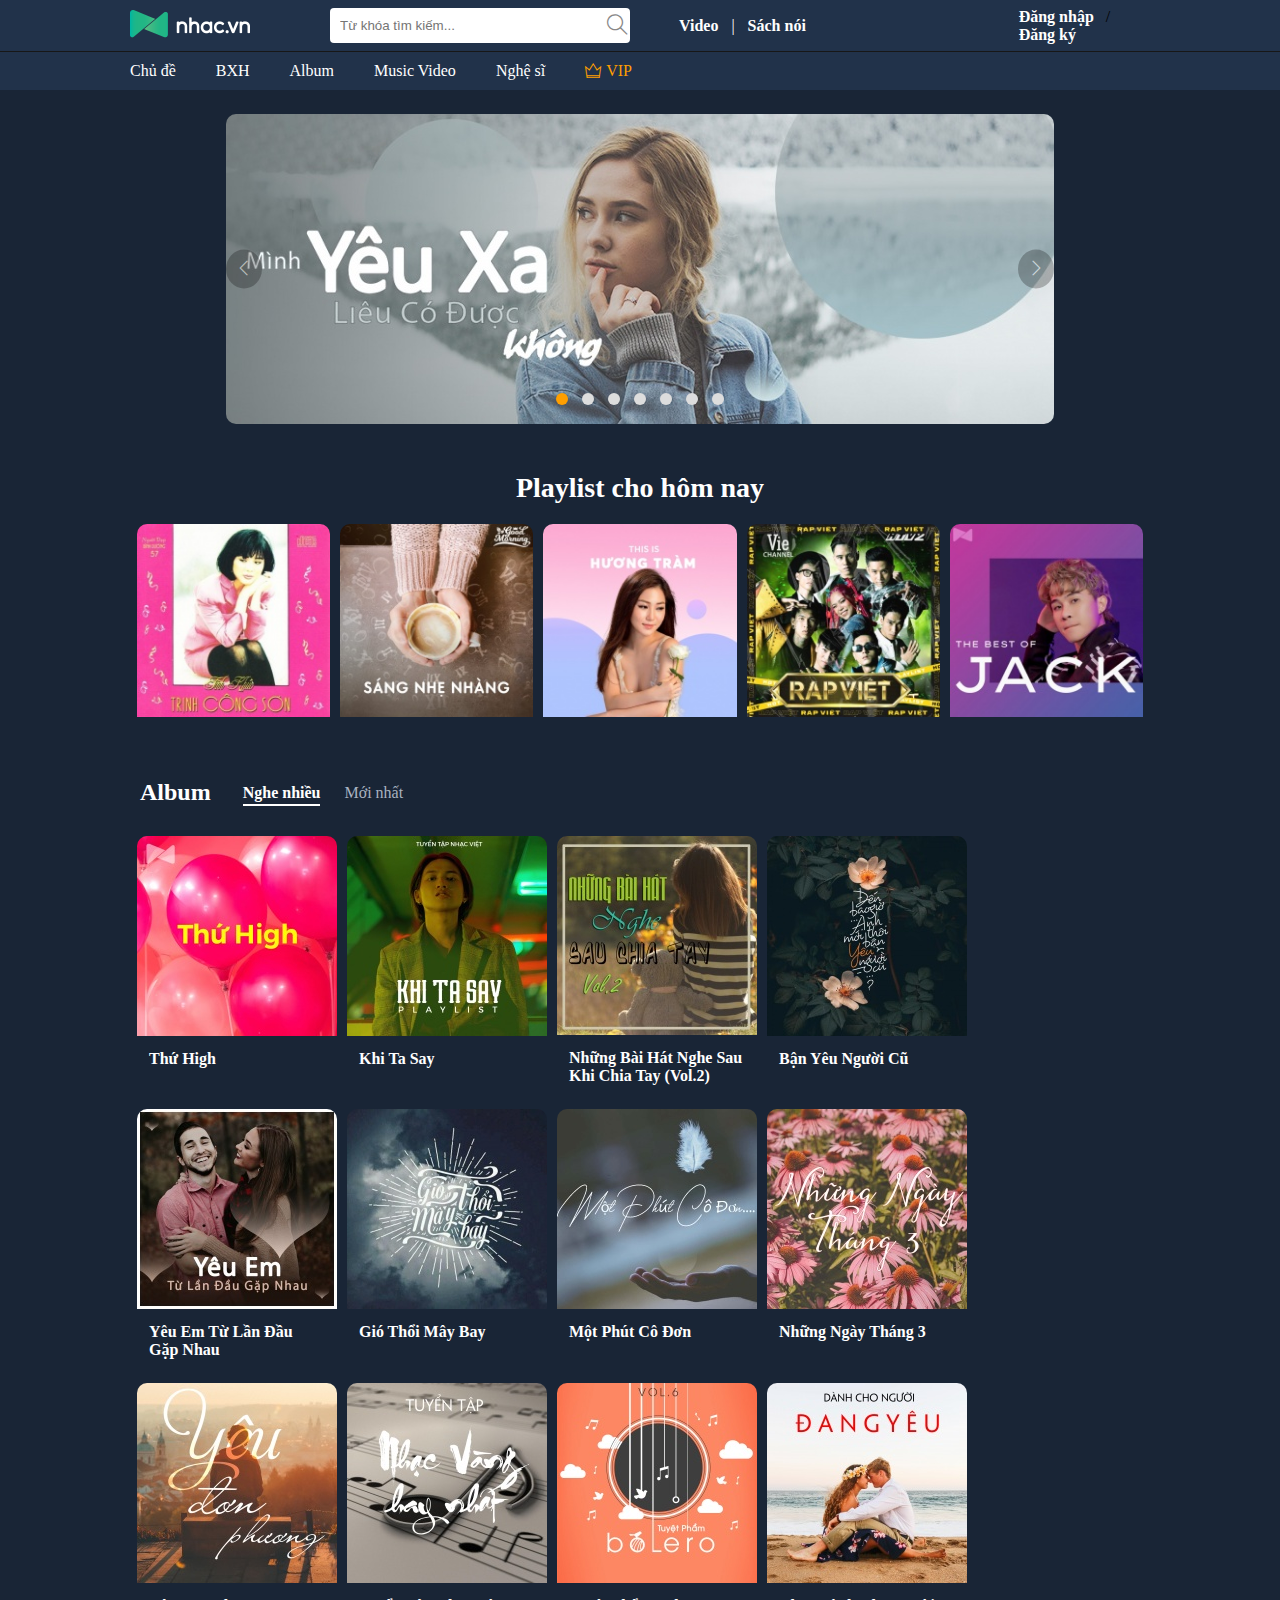
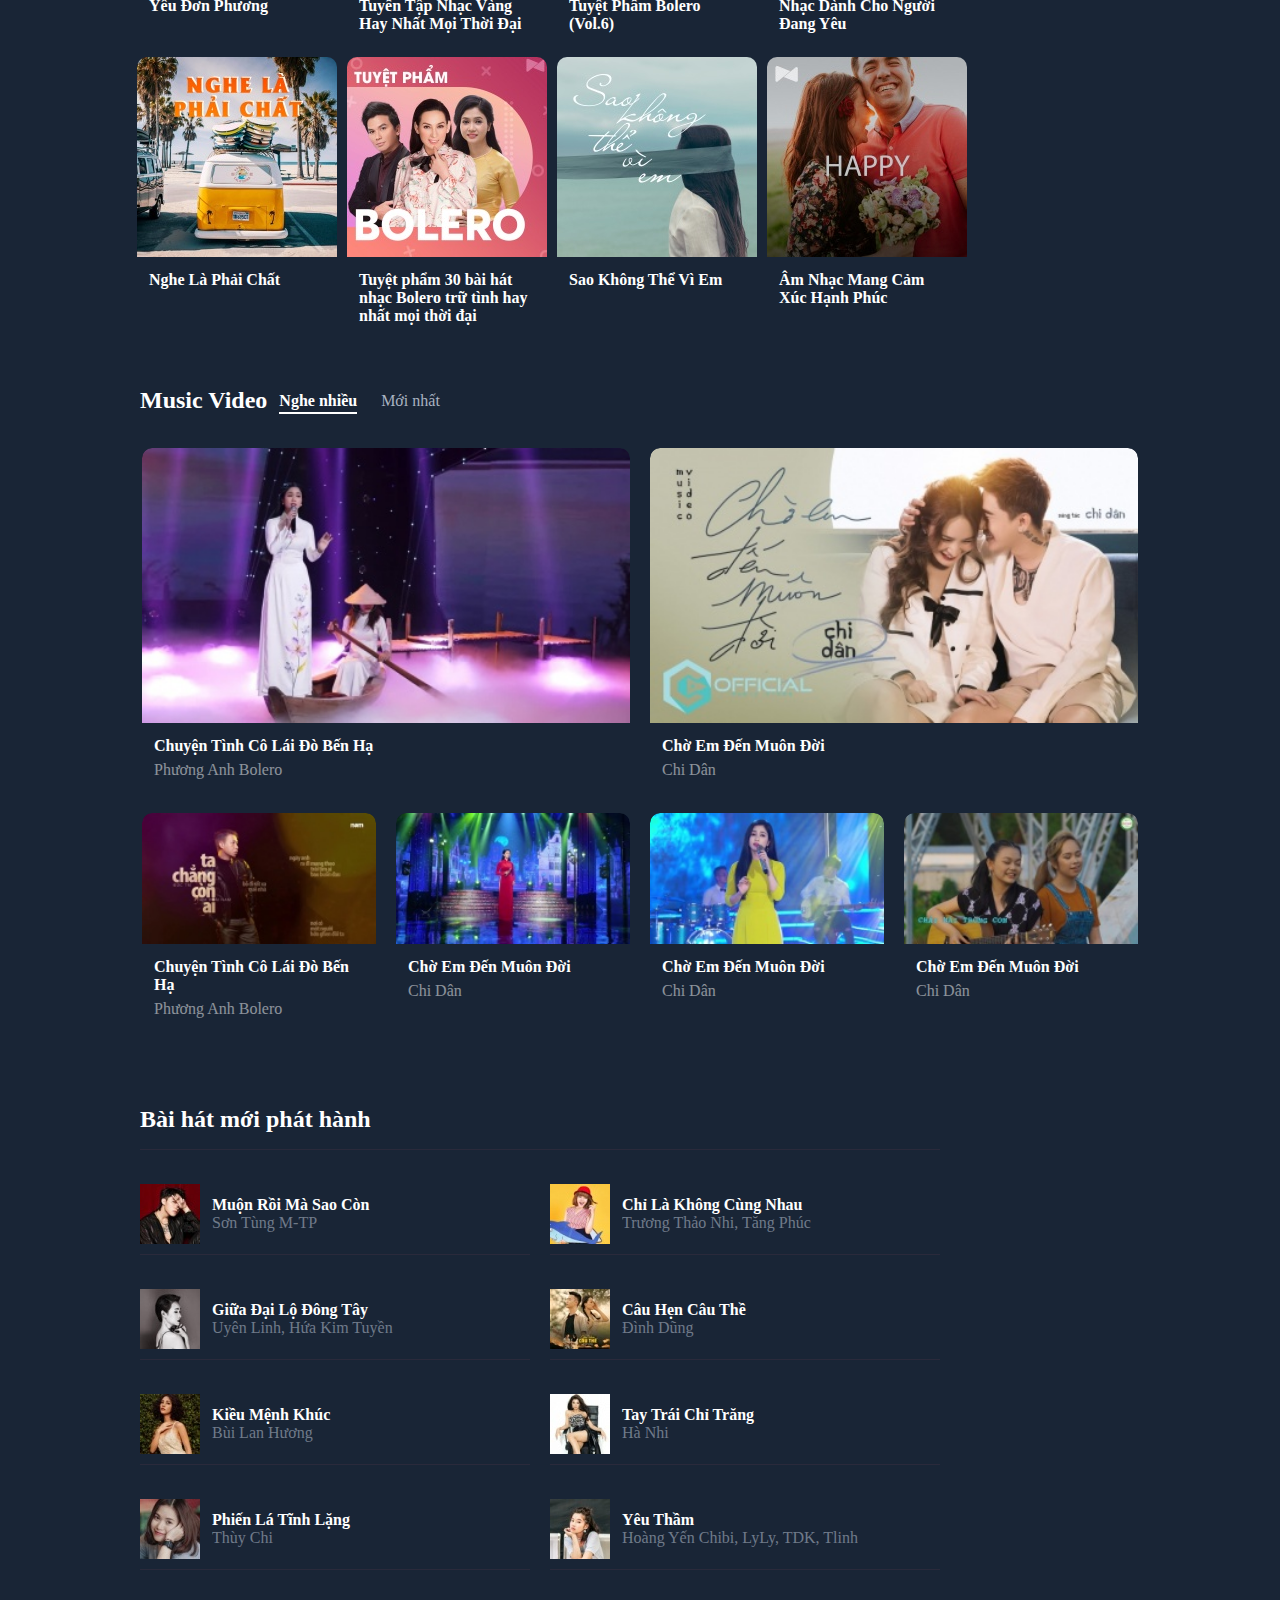
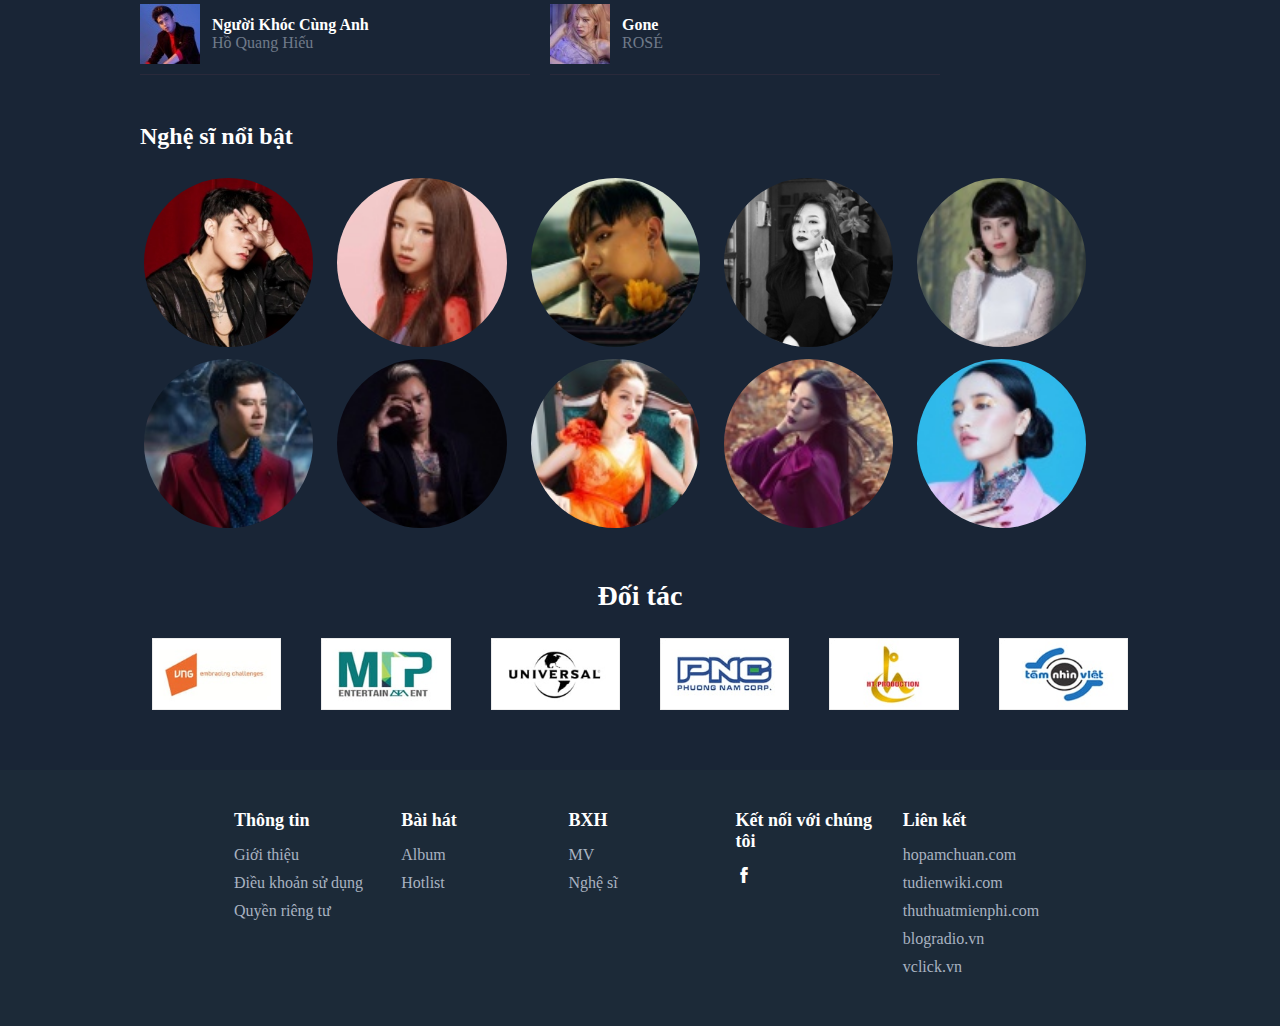
<file: index.html>
<!DOCTYPE html>
<html lang="en">
<head>
    <meta charset="UTF-8">
    <meta name="viewport" content="width=device-width, initial-scale=1.0">
    <title>Music Web</title>
    <link rel="stylesheet" href="/Asset/CSS/Style.css">
    <link rel="stylesheet" href="/Asset/Fonts/themify-icons/themify-icons.css">
</head>
<body>
    <div id="Header">
        <!--Header 1-->
        <div class="Header-logo">   
            <div class="Logo">
                <a href="/index.html">
                    <img src="/Asset/IMG/Logos/logo1.png">
                </a>
            </div>

            <div class="search-bar">
                <input type="text" class="search-bar-input" placeholder="Từ khóa tìm kiếm...">
                <button type="submit" class="search-bar-btn">
                    <i class="ti-search"></i>
                </button>
            </div>

            <nav class="nav-links">
                <a href="/Html/error.html">Video</a>
                <span>|</span>
                <a href="/Html/error.html">Sách nói</a>
            </nav>
            <div class="login-header">
                <a href="/Html/error.html">Đăng nhập</a>
                <span>/</span>
                <a href="/Html/error.html">Đăng ký</a>
           </div>
            
        </div>

        <!--Header 2-->
        <div class="Header-Menu">
            <!--Nav chinh-->
            <nav class="nav-main">
                <a href="/music_theme.html">Chủ đề</a>
                <a href="/top_song.html">BXH</a>
                <a href="/album.html">Album</a>
                <a href="/music_video.html">Music Video</a>
                <a href="/artist.html">Nghệ sĩ</a>
                <a href="/error.html" class="vip-link"><i class="ti-crown"></i> VIP</a>
            </nav>

            <!--Sub-nav-->
        </div>
    </div>

    
    <div id="Slider">
        <div class="slider-container">
            <!--Slider img-->
            <div class="slider-wrapper">     
                <!-- Slider list -->
                <div class="slider-list">
                    <img src="/Asset/IMG/Sliders/Slider1.jpg" class="slider-list-img" alt="slider 1">
                    <img src="/Asset/IMG/Sliders/Slider2.jpg" class="slider-list-img" alt="slider 2">
                    <img src="/Asset/IMG/Sliders/Slider3.jpg" class="slider-list-img" alt="slider 3">
                    <img src="/Asset/IMG/Sliders/Slider4.jpg" class="slider-list-img" alt="slider 4">
                    <img src="/Asset/IMG/Sliders/Slider5.jpg" class="slider-list-img" alt="slider 5">
                    <img src="/Asset/IMG/Sliders/Slider6.jpg" class="slider-list-img" alt="slider 6">
                    <img src="/Asset/IMG/Sliders/Slider7.jpg" class="slider-list-img" alt="slider 7">
                </div>
            </div>
        
            <!-- Container chứa các mũi tên -->
            <div class="arrow">
                <!-- arrow-left -->
                <div class="arrow-left">
                    <i class="ti-angle-left"></i>
                </div>
        
                <!-- arrow-right -->
                <div class="arrow-right">
                    <i class="ti-angle-right"></i>
                </div>
            </div>
            
            
            <!-- Navigation Dots -->
            <div class="navigation-dots">
                <span class="dot dot-0 active"></span>
                <span class="dot dot-1"></span>
                <span class="dot dot-2"></span>
                <span class="dot dot-3"></span>
                <span class="dot dot-4"></span>
                <span class="dot dot-5"></span>
                <span class="dot dot-6"></span>
            </div>
        </div>
    </div>

    <div id="Content">
        <!-- Playlist hôm nay Section-->
        <div class="slideshow-container">
            <div class="playlist-section">
                <h2 class="playlist-title text-white">Playlist cho hôm nay</h2>    
                <div class="row playlist-container">
                    <a href="/Html/error.html" class="col col-fifth playlist-item">
                        <img src="/Asset/IMG/Playlists/playlist1.jpg" alt="Tình Khúc Trịnh Công Sơn">
                    </a>
                    <a href="/Html/error.html" class="col col-fifth playlist-item">
                        <img src="/Asset/IMG/Playlists/playlist2.jpg" alt="Sáng Nhẹ Nhàng">
                    </a>
                    <a href="/Html/error.html" class="col col-fifth playlist-item">
                        <img src="/Asset/IMG/Playlists/playlist3.jpg" alt="Sáng Nhẹ Nhàng">
                    </a>
                    <a href="/Html/error.html" class="col col-fifth playlist-item">
                        <img src="/Asset/IMG/Playlists/playlist4.jpg" alt="Sáng Nhẹ Nhàng">
                    </a>
                    <a href="/Html/error.html" class="col col-fifth playlist-item">
                        <img src="/Asset/IMG/Playlists/playlist5.jpg" alt="Sáng Nhẹ Nhàng">
                    </a>
                </div>
            </div>
        </div>
        
        
        
        
        

        <!-- Album Section -->
        <div class="album-seclection">
             <!-- Album title -->
            <div class="album-title-selector">
                <h2 class="album-title">Album</h2>
                <div class="album-filters">
                    <span class="filter active">Nghe nhiều</span>
                    <a href="/Html/error.html" class="filter">Mới nhất</a>
                </div>
            </div>
            
             <!-- Album img -->
            <div class="row playlist-container">
                <a href="/Html/error.html" class="col col-fourth playlist-item text-white">
                    <img src="/Asset/IMG/Albums/album1.jpg" alt="Thứ High">
                    <p class="playlist-item-title">Thứ High</p>
                </a>

                <a href="/Html/error.html" class="col col-fourth playlist-item text-white">
                    <img src="/Asset/IMG/Albums/album2.jpg" alt="Thứ High">
                    <p class="playlist-item-title">Khi Ta Say</p>
                </a>

                <a href="/Html/error.html" class="col col-fourth playlist-item text-white">
                    <img src="/Asset/IMG/Albums/album3.jpg" alt="Thứ High">
                    <p class="playlist-item-title">Những Bài Hát Nghe Sau Khi Chia Tay (Vol.2)</p>
                </a>

                <a href="/Html/error.html" class="col col-fourth playlist-item text-white">
                    <img src="/Asset/IMG/Albums/album4.jpg" alt="Thứ High">
                    <p class="playlist-item-title">Bận Yêu Người Cũ</p>
                </a>  
            </div>

            <div class="row playlist-container">
                <a href="/Html/error.html" class="col col-fourth playlist-item text-white">
                    <img src="/Asset/IMG/Albums/album5.jpg" alt="Thứ High">
                    <p class="playlist-item-title">Yêu Em Từ Lần Đầu Gặp Nhau</p>
                </a>
    
                <a href="/Html/error.html" class="col col-fourth playlist-item text-white">
                    <img src="/Asset/IMG/Albums/album6.jpg" alt="Thứ High">
                    <p class="playlist-item-title">Gió Thổi Mây Bay</p>
                </a>
    
                <a href="/Html/error.html" class="col col-fourth playlist-item text-white">
                    <img src="/Asset/IMG/Albums/album7.jpg" alt="Thứ High">
                    <p class="playlist-item-title">Một Phút Cô Đơn</p>
                </a>
    
                <a href="/Html/error.html" class="col col-fourth playlist-item text-white">
                    <img src="/Asset/IMG/Albums/album8.jpg" alt="Thứ High">
                    <p class="playlist-item-title">Những Ngày Tháng 3</p>
                </a>
            </div>

            <div class="row playlist-container">
                <a href="/Html/error.html" class="col col-fourth playlist-item text-white">
                    <img src="/Asset/IMG/Albums/album9.jpg" alt="Thứ High">
                    <p class="playlist-item-title">Yêu Đơn Phương</p>
                </a>
    
                <a href="/Html/error.html" class="col col-fourth playlist-item text-white">
                    <img src="/Asset/IMG/Albums/album10.jpg" alt="Thứ High">
                    <p class="playlist-item-title">Tuyển Tập Nhạc Vàng Hay Nhất Mọi Thời Đại</p>
                </a>
    
                <a href="/Html/error.html" class="col col-fourth playlist-item text-white">
                    <img src="/Asset/IMG/Albums/album11.jpg" alt="Thứ High">
                    <p class="playlist-item-title">Tuyệt Phẩm Bolero (Vol.6)</p>
                </a>
    
                <a href="/Html/error.html" class="col col-fourth playlist-item text-white">
                    <img src="/Asset/IMG/Albums/album12.jpg" alt="Thứ High">
                    <p class="playlist-item-title">Nhạc Dành Cho Người Đang Yêu</p>
                </a>
            </div>

            <div class="row playlist-container">
                <a href="/Html/error.html" class="col col-fourth playlist-item text-white">
                    <img src="/Asset/IMG/Albums/album13.jpg" alt="Thứ High">
                    <p class="playlist-item-title">Nghe Là Phải Chất</p>
                </a>
    
                <a href="/Html/error.html" class="col col-fourth playlist-item text-white">
                    <img src="/Asset/IMG/Albums/album14.jpg" alt="Thứ High">
                    <p class="playlist-item-title">Tuyệt phẩm 30 bài hát nhạc Bolero trữ tình hay nhất mọi thời đại</p>
                </a>
    
                <a href="/Html/error.html" class="col col-fourth playlist-item text-white">
                    <img src="/Asset/IMG/Albums/album15.jpg" alt="Thứ High">
                    <p class="playlist-item-title">Sao Không Thể Vì Em</p>
                </a>
    
                <a href="/Html/error.html" class="col col-fourth playlist-item text-white">
                    <img src="/Asset/IMG/Albums/album16.jpg" alt="Thứ High">
                    <p class="playlist-item-title">Âm Nhạc Mang Cảm Xúc Hạnh Phúc</p>
                </a>
            </div>
            
        </div>

        <!-- Music Video -->
        <div class="music-video-section">
            <!-- Music tilte -->
            <div class="music-video-title-selector">
                <h2 class="music-video-title">Music Video</h2>
                <div class="music-video-filters">
                    <span class="filter active">Nghe nhiều</span>
                    <a href="/Html/error.html" class="filter">Mới nhất</a>
                </div>
            </div>
            
             <!-- Music video img -->
            <div class="row playlist-container text-white">
                <a  href="/Html/error.html" class="col col-half video-item">
                    <img src="/Asset/IMG/Video_Musics/VDM1.jpg" alt="Chuyện Tình Cô Lái Đò Bến Hạ">
                    <p class="playlist-item-title">Chuyện Tình Cô Lái Đò Bến Hạ</p>
                    <p class="playlist-item-artist">Phương Anh Bolero</p>
                </a>

                <a  href="/Html/error.html" class="col col-half video-item">
                    <img src="/Asset/IMG/Video_Musics/VDM2.jpg" alt="Chờ Em Đến Muôn Đời">
                    <p class="playlist-item-title">Chờ Em Đến Muôn Đời</p>
                    <p class="playlist-item-artist">Chi Dân</p>
                </a>
            </div>

            <div class="row playlist-container text-white">
                <a  href="/Html/error.html" class="col col-fourth video-item">
                    <img src="/Asset/IMG/Video_Musics/VDM3.jpg" alt="Chuyện Tình Cô Lái Đò Bến Hạ">
                    <p class="playlist-item-title">Chuyện Tình Cô Lái Đò Bến Hạ</p>
                    <p class="playlist-item-artist">Phương Anh Bolero</p>
                </a>

                <a  href="/Html/error.html" class="col col-fourth video-item">
                    <img src="/Asset/IMG/Video_Musics/VDM4.jpg" alt="Chờ Em Đến Muôn Đời">
                    <p class="playlist-item-title">Chờ Em Đến Muôn Đời</p>
                    <p class="playlist-item-artist">Chi Dân</p>
                </a>

                <a  href="/Html/error.html" class="col col-fourth video-item">
                    <img src="/Asset/IMG/Video_Musics/VDM5.jpg" alt="Chờ Em Đến Muôn Đời">
                    <p class="playlist-item-title">Chờ Em Đến Muôn Đời</p>
                    <p class="playlist-item-artist">Chi Dân</p>
                </a>

                <a  href="/Html/error.html" class="col col-fourth video-item">
                    <img src="/Asset/IMG/Video_Musics/VDM6.jpg" alt="Chờ Em Đến Muôn Đời">
                    <p class="playlist-item-title">Chờ Em Đến Muôn Đời</p>
                    <p class="playlist-item-artist">Chi Dân</p>
                </a>  
            </div>
        </div>
        
        <!-- Music List -->
        <div class="new-releases-section">
            <h2 class="section-title-music">Bài hát mới phát hành</h2>
            <div class="new-releases-container">
                <a href="/Html/error.html" class="new-release-item-music">
                    <img src="/Asset/IMG/MusicLists/MusicList1.jpg" alt="Muộn Rồi Mà Sao Còn">
                    <div class="song-info">
                        <p class="song-title">Muộn Rồi Mà Sao Còn</p>
                        <p class="song-artist">Sơn Tùng M-TP</p>
                    </div>
                </a>

                <a href="/Html/error.html" class="new-release-item-music">
                    <img src="/Asset/IMG/MusicLists/MusicList2.jpg" alt="Chỉ Là Không Cùng Nhau">
                    <div class="song-info">
                        <p class="song-title">Chỉ Là Không Cùng Nhau</p>
                        <p class="song-artist">Trương Thảo Nhi, Tăng Phúc</p>
                    </div>
                </a>
            </div>
            
            <div class="new-releases-container">
                <a href="/Html/error.html" class="new-release-item-music">
                    <img src="/Asset/IMG/MusicLists/MusicList3.jpg" alt="Muộn Rồi Mà Sao Còn">
                    <div class="song-info">
                        <p class="song-title">Giữa Đại Lộ Đông Tây</p>
                        <p class="song-artist">Uyên Linh, Hứa Kim Tuyền</p>
                    </div>
                </a>

                <a href="/Html/error.html" class="new-release-item-music">
                    <img src="/Asset/IMG/MusicLists/MusicList4.jpg" alt="Chỉ Là Không Cùng Nhau">
                    <div class="song-info">
                        <p class="song-title">Câu Hẹn Câu Thề</p>
                        <p class="song-artist">Đình Dũng</p>
                    </div>
                </a>
            </div>      

            <div class="new-releases-container">
                <a href="/Html/error.html" class="new-release-item-music">
                    <img src="/Asset/IMG/MusicLists/MusicList5.jpg" alt="Muộn Rồi Mà Sao Còn">
                    <div class="song-info">
                        <p class="song-title">Kiều Mệnh Khúc</p>
                        <p class="song-artist">Bùi Lan Hương</p>
                    </div>
                </a>

                <a href="/Html/error.html" class="new-release-item-music">
                    <img src="/Asset/IMG/MusicLists/MusicList6.jpg" alt="Chỉ Là Không Cùng Nhau">
                    <div class="song-info">
                        <p class="song-title">Tay Trái Chỉ Trăng</p>
                        <p class="song-artist">Hà Nhi</p>
                    </div>
                </a>
            </div>

            <div class="new-releases-container">
                <a href="/Html/error.html" class="new-release-item-music">
                    <img src="/Asset/IMG/MusicLists/MusicList7.jpg" alt="Muộn Rồi Mà Sao Còn">
                    <div class="song-info">
                        <p class="song-title">Phiến Lá Tĩnh Lặng</p>
                        <p class="song-artist">Thùy Chi</p>
                    </div>
                </a>

                <a href="/Html/error.html" class="new-release-item-music">
                    <img src="/Asset/IMG/MusicLists/MusicList8.jpg" alt="Chỉ Là Không Cùng Nhau">
                    <div class="song-info">
                        <p class="song-title">Yêu Thầm</p>
                        <p class="song-artist">Hoàng Yến Chibi, LyLy, TDK, Tlinh</p>
                    </div>
                </a>
            </div>

            <div class="new-releases-container">
                <a href="/Html/error.html" class="new-release-item-music">
                    <img src="/Asset/IMG/MusicLists/MusicList9.jpg" alt="Muộn Rồi Mà Sao Còn">
                    <div class="song-info">
                        <p class="song-title">Người Khóc Cùng Anh</p>
                        <p class="song-artist">Hồ Quang Hiếu</p>
                    </div>
                </a>

                <a href="/Html/error.html" class="new-release-item-music">
                    <img src="/Asset/IMG/MusicLists/MusicList10.jpg" alt="Chỉ Là Không Cùng Nhau">
                    <div class="song-info">
                        <p class="song-title">Gone</p>
                        <p class="song-artist">ROSÉ</p>
                    </div>
                </a>
            </div>
            
        </div>
        
        <!-- Artist Player Img -->
        <div class="highlighted-artists-section">
            <h2 class="section-title">Nghệ sĩ nổi bật</h2>
            <div class="row">
                <a href="/Html/error.html" class="col col-sixth artist-item">
                    <img src="/Asset/IMG/Artists/artist1.jpg" alt="Artist 1">
                </a>

                <a href="/Html/error.html" class="col col-sixth artist-item">
                    <img src="/Asset/IMG/Artists/artist2.jpg" alt="Artist 2">
                </a>

                <a href="/Html/error.html" class="col col-sixth artist-item">
                    <img src="/Asset/IMG/Artists/artist3.jpg" alt="Artist 3">
                </a>

                <a href="/Html/error.html" class="col col-sixth artist-item">
                    <img src="/Asset/IMG/Artists/artist4.jpg" alt="Artist 4">
                </a>

                <a href="/Html/error.html" class="col col-sixth artist-item">
                    <img src="/Asset/IMG/Artists/artist5.jpg" alt="Artist 5">
                </a>

                <a href="/Html/error.html" class="col col-sixth artist-item">
                    <img src="/Asset/IMG/Artists/artist6.jpg" alt="Artist 6">
                </a>

                <a href="/Html/error.html" class="col col-sixth artist-item">
                    <img src="/Asset/IMG/Artists/artist7.jpg" alt="Artist 7">
                </a>

                <a href="/Html/error.html" class="col col-sixth artist-item">
                    <img src="/Asset/IMG/Artists/artist8.jpg" alt="Artist 8">
                </a>

                <a href="/Html/error.html" class="col col-sixth artist-item">
                    <img src="/Asset/IMG/Artists/artist9.jpg" alt="Artist 9">
                </a>

                <a href="/Html/error.html" class="col col-sixth artist-item">
                    <img src="/Asset/IMG/Artists/artist10.jpg" alt="Artist 10">
                </a>
            </div>
        </div>
        
        <!-- partners -->
        <div class="partners-section">
            <h2 class="section-title-partners text-white">Đối tác</h2>
            <div class="row playlist-container">
                <a href="/Html/error.html" class="col col-sixth partner-item">
                    <img src="/Asset/IMG/Partners/partner1.jpg" alt="Partner 1">
                </a>

                <a href="/Html/error.html" class="col col-sixth partner-item">
                    <img src="/Asset/IMG/Partners/partner2.jpg" alt="Partner 2">
                </a>

                <a href="/Html/error.html" class="col col-sixth partner-item">
                    <img src="/Asset/IMG/Partners/partner3.jpg" alt="Partner 3">
                </a>

                <a href="/Html/error.html" class="col col-sixth partner-item">
                    <img src="/Asset/IMG/Partners/partner4.jpg" alt="Partner 4">
                </a>

                <a href="/Html/error.html" class="col col-sixth partner-item">
                    <img src="/Asset/IMG/Partners/partner5.jpg" alt="Partner 5">
                </a>

                <a href="/Html/error.html" class="col col-sixth partner-item">
                    <img src="/Asset/IMG/Partners/partner6.jpg" alt="Partner 5">
                </a>
            </div>
        </div>
    </div>

    <!--Footer-->
    <footer class="footer-section">
        <div class="footer-fixed">
            <div class="row playlist-container">
                <div class="col col-fifth">
                    <h4>Thông tin</h4>
                    <ul>
                        <li><a href="/error.html">Giới thiệu</a></li>
                        <li><a href="/error.html">Điều khoản sử dụng</a></li>
                        <li><a href="/error.html">Quyền riêng tư</a></li>
                    </ul>
                </div>
                <div class="col col-fifth">
                    <h4>Bài hát</h4>
                    <ul>
                        <li><a href="/album.html">Album</a></li>
                        <li><a href="/top_song.html">Hotlist</a></li>
                    </ul>
                </div>
                <div class="col col-fifth">
                    <h4>BXH</h4>
                    <ul>
                        <li><a href="/music_theme.html">MV</a></li>
                        <li><a href="/artist.html">Nghệ sĩ</a></li>
                    </ul>
                </div>
                <div class="col col-fifth">
                    <h4>Kết nối với chúng tôi</h4>
                    <i class="ti-facebook"></i>
                </div>
                <div class="col col-fifth">
                    <h4>Liên kết</h4>
                    <ul>
                        <li><a href="/Html/error.html">hopamchuan.com</a></li>
                        <li><a href="/Html/error.html">tudienwiki.com</a></li>
                        <li><a href="/Html/error.html">thuthuatmienphi.com</a></li>
                        <li><a href="/Html/error.html">blogradio.vn</a></li>
                        <li><a href="/Html/error.html">vclick.vn</a></li>
                    </ul>
                </div>
            </div>
        </div>
        
    </footer>
    <script src="/Javascripts/index.js"></script>
</body>
</html>
</file>
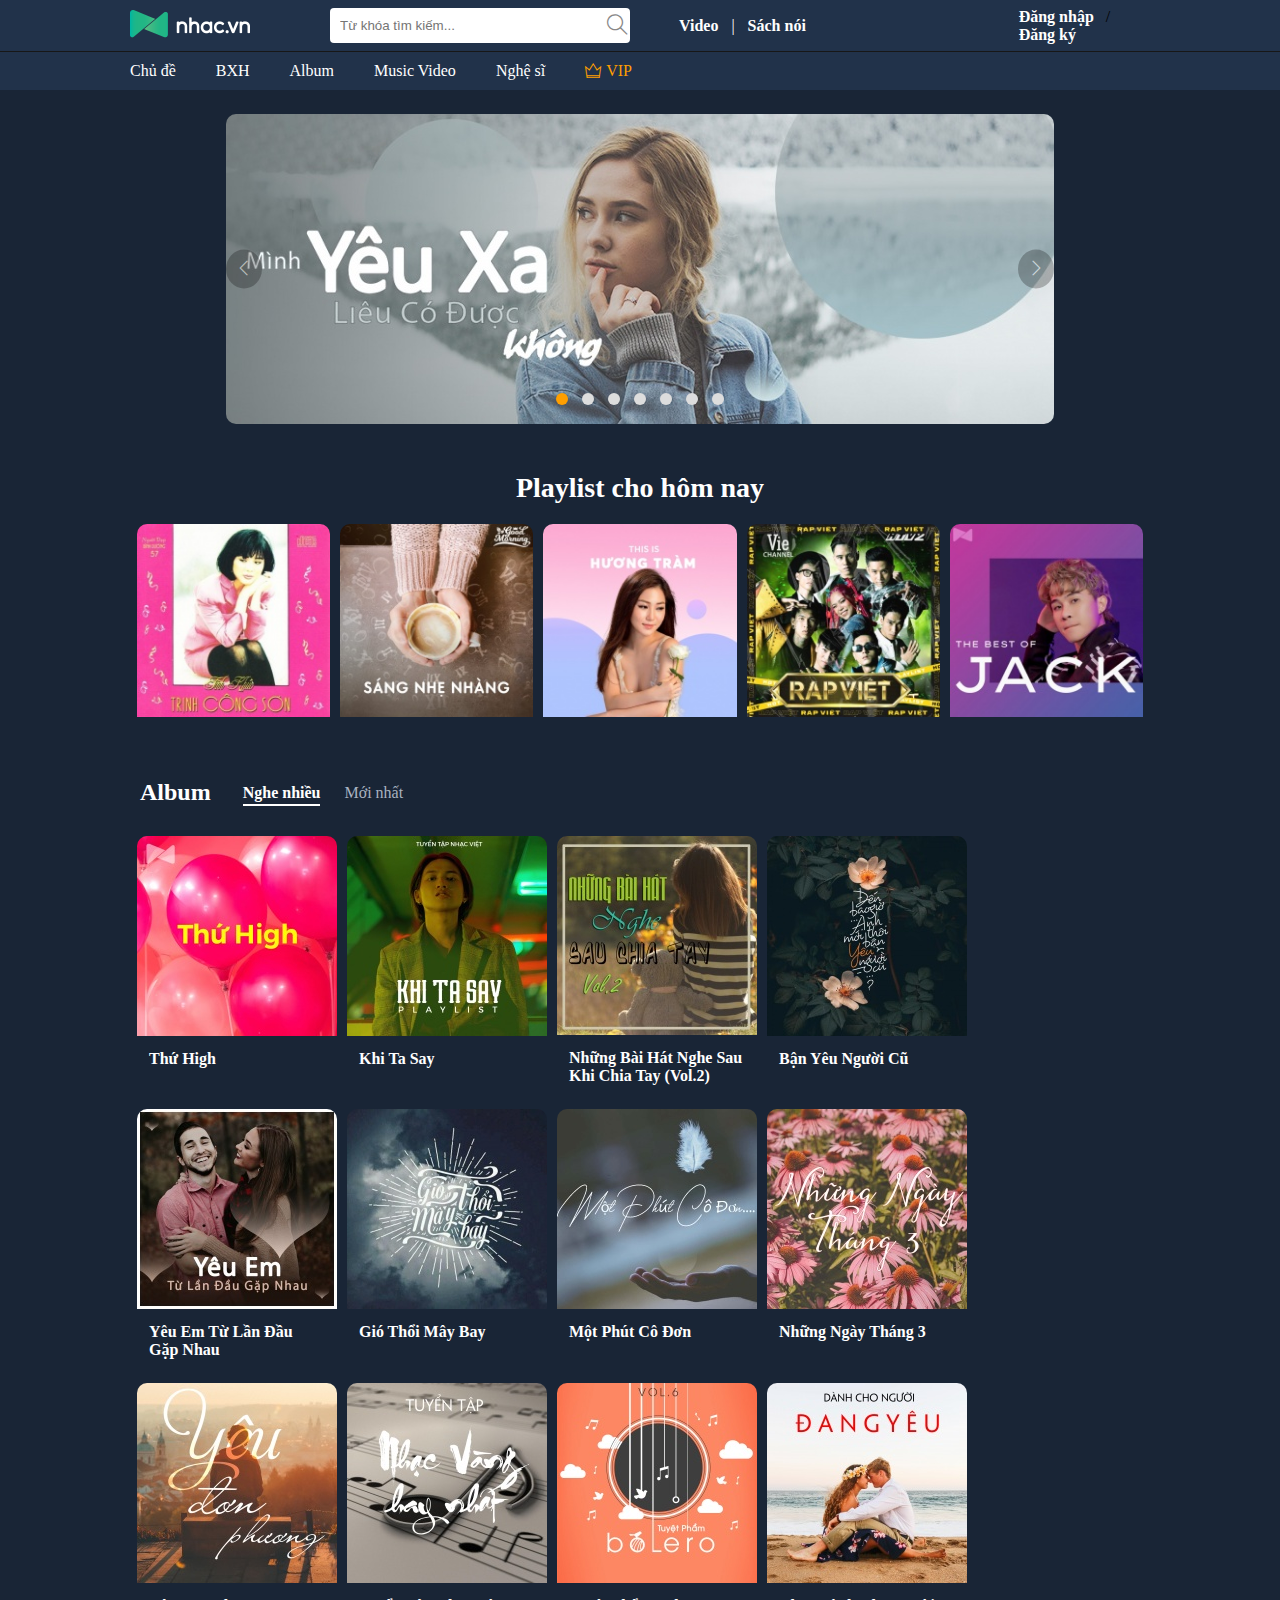
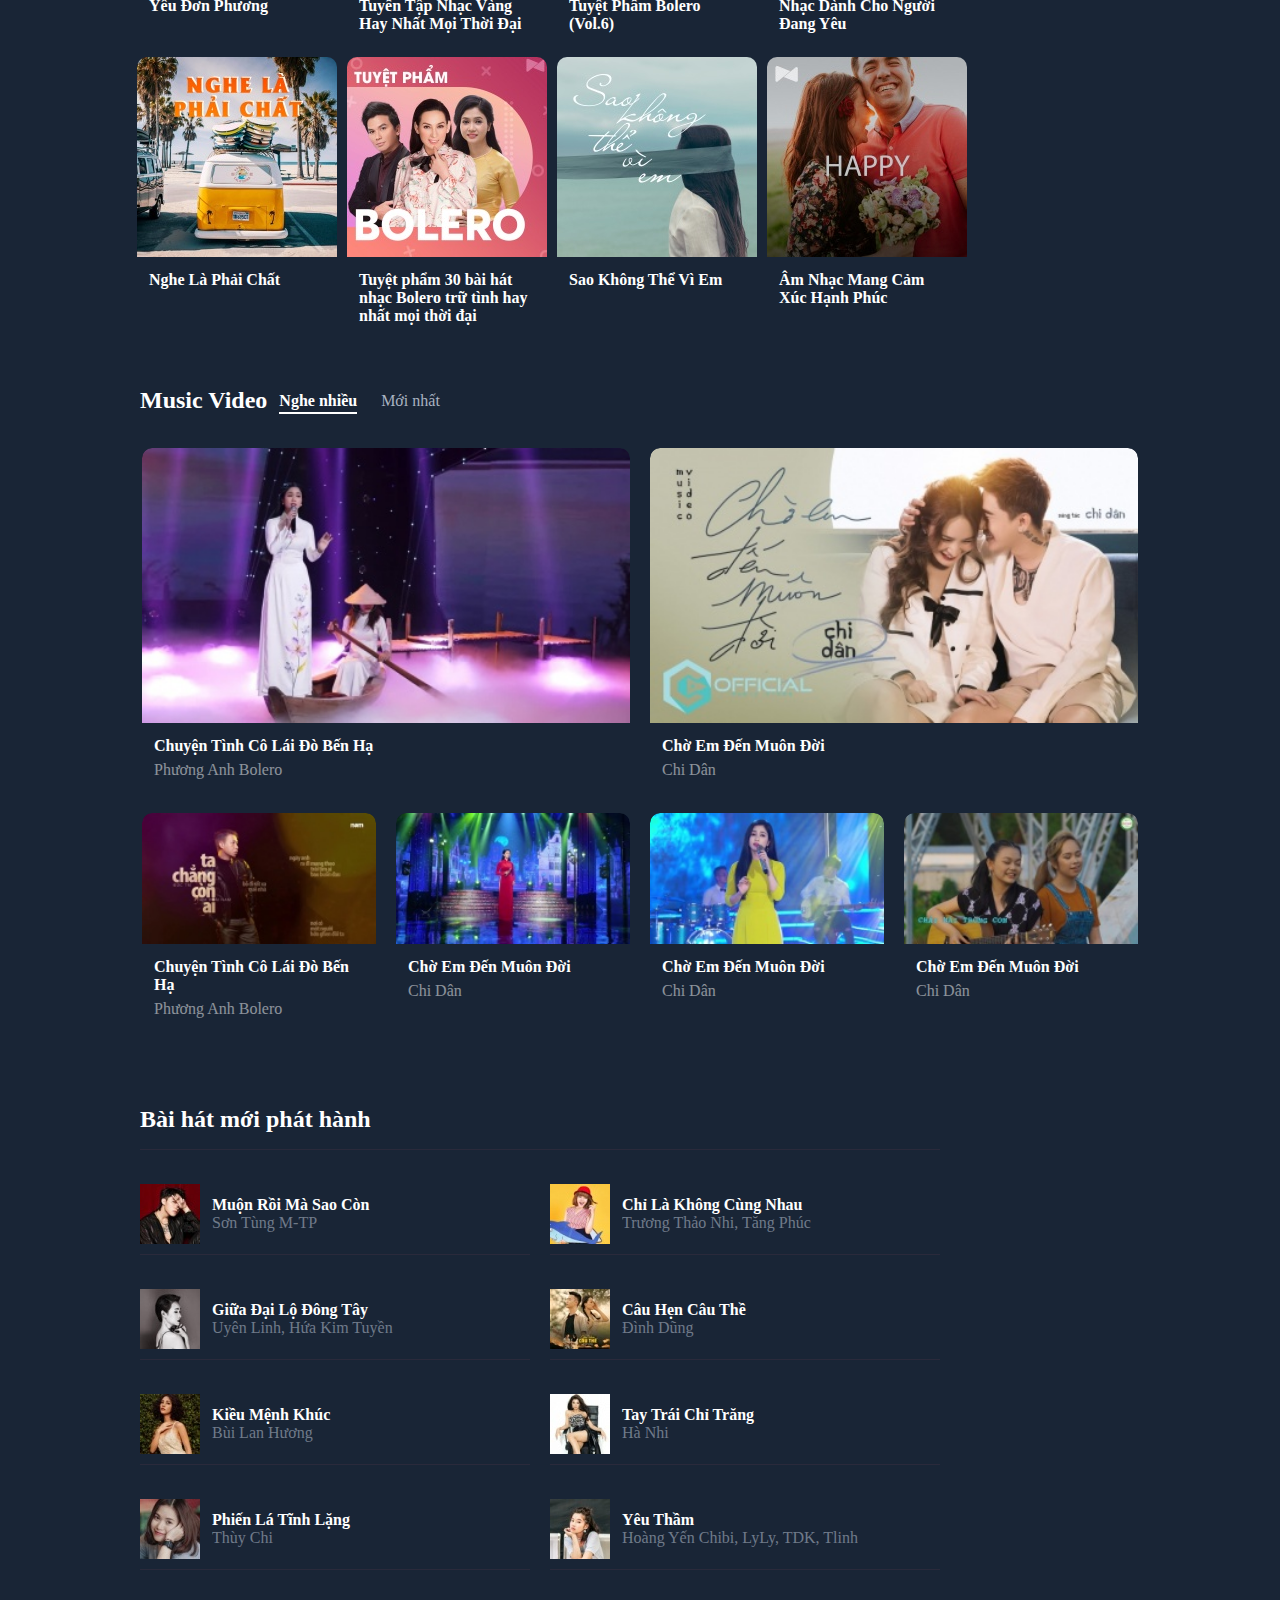
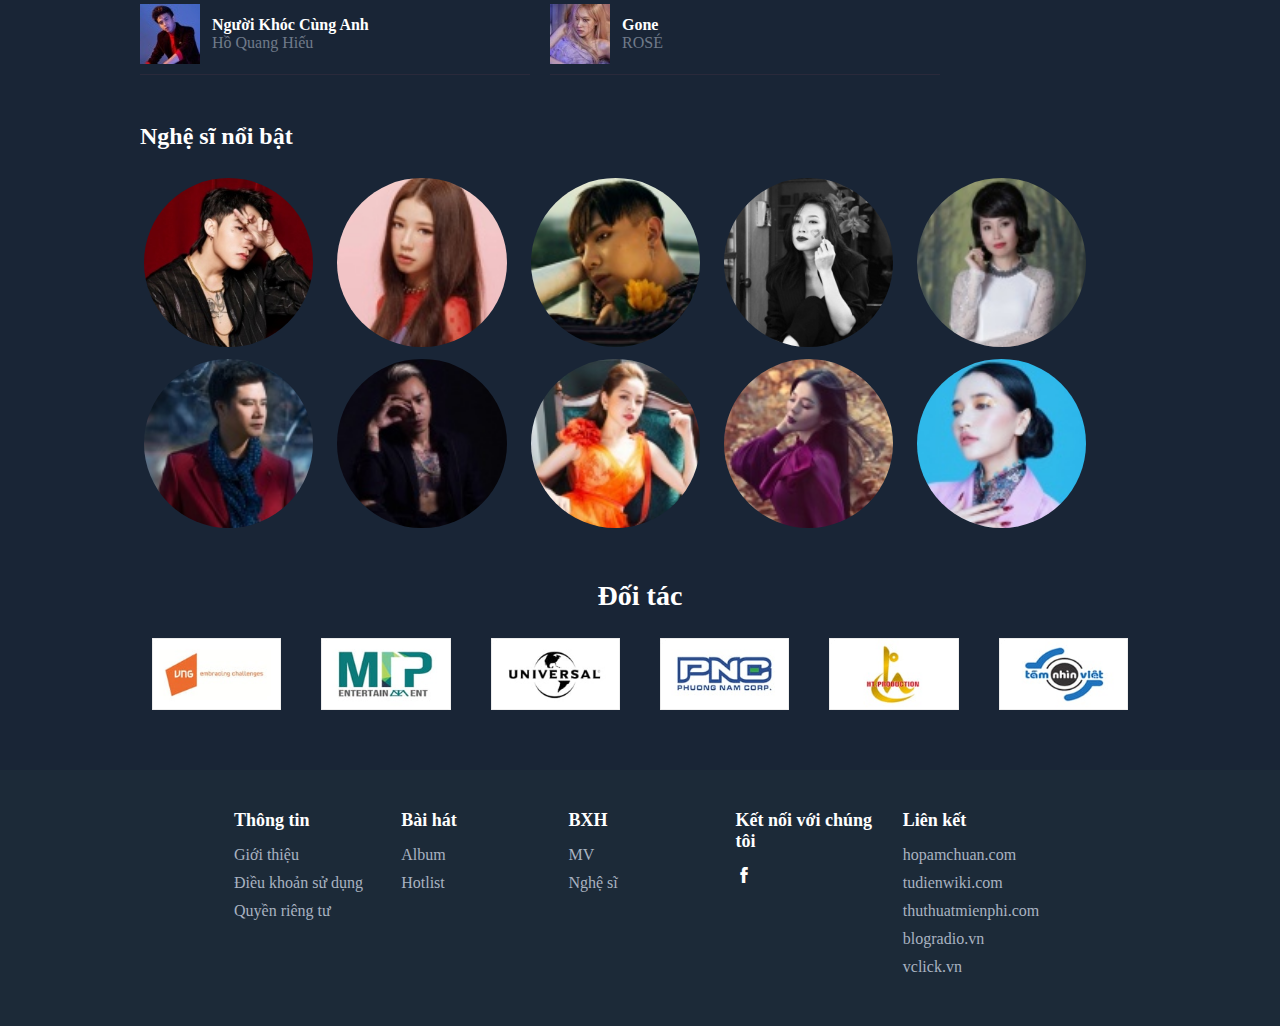
<file: Html/index.html>
<!DOCTYPE html>
<html lang="en">
<head>
    <meta charset="UTF-8">
    <meta name="viewport" content="width=device-width, initial-scale=1.0">
    <title>Music Web</title>
    <link rel="stylesheet" href="/Asset/CSS/Style.css">
    <link rel="stylesheet" href="/Asset/Fonts/themify-icons/themify-icons.css">
</head>
<body>
    <div id="Header">
        <!--Header 1-->
        <div class="Header-logo">   
            <div class="Logo">
                <a href="/Html/index.html">
                    <img src="/Asset/IMG/Logos/logo1.png">
                </a>
            </div>

            <div class="search-bar">
                <input type="text" class="search-bar-input" placeholder="Từ khóa tìm kiếm...">
                <button type="submit" class="search-bar-btn">
                    <i class="ti-search"></i>
                </button>
            </div>

            <nav class="nav-links">
                <a href="/Html/error.html">Video</a>
                <span>|</span>
                <a href="/Html/error.html">Sách nói</a>
            </nav>
            <div class="login-header">
                <a href="/Html/error.html">Đăng nhập</a>
                <span>/</span>
                <a href="/Html/error.html">Đăng ký</a>
           </div>
            
        </div>

        <!--Header 2-->
        <div class="Header-Menu">
            <!--Nav chinh-->
            <nav class="nav-main">
                <a href="/Html/music_theme.html">Chủ đề</a>
                <a href="/Html/top_song.html">BXH</a>
                <a href="/Html/album.html">Album</a>
                <a href="/Html/music_video.html">Music Video</a>
                <a href="/Html/artist.html">Nghệ sĩ</a>
                <a href="/Html/error.html" class="vip-link"><i class="ti-crown"></i> VIP</a>
            </nav>

            <!--Sub-nav-->
        </div>
    </div>

    
    <div id="Slider">
        <div class="slider-container">
            <!--Slider img-->
            <div class="slider-wrapper">     
                <!-- Slider list -->
                <div class="slider-list">
                    <img src="/Asset/IMG/Sliders/Slider1.jpg" class="slider-list-img" alt="slider 1">
                    <img src="/Asset/IMG/Sliders/Slider2.jpg" class="slider-list-img" alt="slider 2">
                    <img src="/Asset/IMG/Sliders/Slider3.jpg" class="slider-list-img" alt="slider 3">
                    <img src="/Asset/IMG/Sliders/Slider4.jpg" class="slider-list-img" alt="slider 4">
                    <img src="/Asset/IMG/Sliders/Slider5.jpg" class="slider-list-img" alt="slider 5">
                    <img src="/Asset/IMG/Sliders/Slider6.jpg" class="slider-list-img" alt="slider 6">
                    <img src="/Asset/IMG/Sliders/Slider7.jpg" class="slider-list-img" alt="slider 7">
                </div>
            </div>
        
            <!-- Container chứa các mũi tên -->
            <div class="arrow">
                <!-- arrow-left -->
                <div class="arrow-left">
                    <i class="ti-angle-left"></i>
                </div>
        
                <!-- arrow-right -->
                <div class="arrow-right">
                    <i class="ti-angle-right"></i>
                </div>
            </div>
            
            
            <!-- Navigation Dots -->
            <div class="navigation-dots">
                <span class="dot dot-0 active"></span>
                <span class="dot dot-1"></span>
                <span class="dot dot-2"></span>
                <span class="dot dot-3"></span>
                <span class="dot dot-4"></span>
                <span class="dot dot-5"></span>
                <span class="dot dot-6"></span>
            </div>
        </div>
    </div>

    <div id="Content">
        <!-- Playlist hôm nay Section-->
        <div class="slideshow-container">
            <div class="playlist-section">
                <h2 class="playlist-title text-white">Playlist cho hôm nay</h2>    
                <div class="row playlist-container">
                    <a href="/Html/error.html" class="col col-fifth playlist-item">
                        <img src="/Asset/IMG/Playlists/playlist1.jpg" alt="Tình Khúc Trịnh Công Sơn">
                    </a>
                    <a href="/Html/error.html" class="col col-fifth playlist-item">
                        <img src="/Asset/IMG/Playlists/playlist2.jpg" alt="Sáng Nhẹ Nhàng">
                    </a>
                    <a href="/Html/error.html" class="col col-fifth playlist-item">
                        <img src="/Asset/IMG/Playlists/playlist3.jpg" alt="Sáng Nhẹ Nhàng">
                    </a>
                    <a href="/Html/error.html" class="col col-fifth playlist-item">
                        <img src="/Asset/IMG/Playlists/playlist4.jpg" alt="Sáng Nhẹ Nhàng">
                    </a>
                    <a href="/Html/error.html" class="col col-fifth playlist-item">
                        <img src="/Asset/IMG/Playlists/playlist5.jpg" alt="Sáng Nhẹ Nhàng">
                    </a>
                </div>
            </div>
        </div>
        
        
        
        
        

        <!-- Album Section -->
        <div class="album-seclection">
             <!-- Album title -->
            <div class="album-title-selector">
                <h2 class="album-title">Album</h2>
                <div class="album-filters">
                    <span class="filter active">Nghe nhiều</span>
                    <a href="/Html/error.html" class="filter">Mới nhất</a>
                </div>
            </div>
            
             <!-- Album img -->
            <div class="row playlist-container">
                <a href="/Html/error.html" class="col col-fourth playlist-item text-white">
                    <img src="/Asset/IMG/Albums/album1.jpg" alt="Thứ High">
                    <p class="playlist-item-title">Thứ High</p>
                </a>

                <a href="/Html/error.html" class="col col-fourth playlist-item text-white">
                    <img src="/Asset/IMG/Albums/album2.jpg" alt="Thứ High">
                    <p class="playlist-item-title">Khi Ta Say</p>
                </a>

                <a href="/Html/error.html" class="col col-fourth playlist-item text-white">
                    <img src="/Asset/IMG/Albums/album3.jpg" alt="Thứ High">
                    <p class="playlist-item-title">Những Bài Hát Nghe Sau Khi Chia Tay (Vol.2)</p>
                </a>

                <a href="/Html/error.html" class="col col-fourth playlist-item text-white">
                    <img src="/Asset/IMG/Albums/album4.jpg" alt="Thứ High">
                    <p class="playlist-item-title">Bận Yêu Người Cũ</p>
                </a>  
            </div>

            <div class="row playlist-container">
                <a href="/Html/error.html" class="col col-fourth playlist-item text-white">
                    <img src="/Asset/IMG/Albums/album5.jpg" alt="Thứ High">
                    <p class="playlist-item-title">Yêu Em Từ Lần Đầu Gặp Nhau</p>
                </a>
    
                <a href="/Html/error.html" class="col col-fourth playlist-item text-white">
                    <img src="/Asset/IMG/Albums/album6.jpg" alt="Thứ High">
                    <p class="playlist-item-title">Gió Thổi Mây Bay</p>
                </a>
    
                <a href="/Html/error.html" class="col col-fourth playlist-item text-white">
                    <img src="/Asset/IMG/Albums/album7.jpg" alt="Thứ High">
                    <p class="playlist-item-title">Một Phút Cô Đơn</p>
                </a>
    
                <a href="/Html/error.html" class="col col-fourth playlist-item text-white">
                    <img src="/Asset/IMG/Albums/album8.jpg" alt="Thứ High">
                    <p class="playlist-item-title">Những Ngày Tháng 3</p>
                </a>
            </div>

            <div class="row playlist-container">
                <a href="/Html/error.html" class="col col-fourth playlist-item text-white">
                    <img src="/Asset/IMG/Albums/album9.jpg" alt="Thứ High">
                    <p class="playlist-item-title">Yêu Đơn Phương</p>
                </a>
    
                <a href="/Html/error.html" class="col col-fourth playlist-item text-white">
                    <img src="/Asset/IMG/Albums/album10.jpg" alt="Thứ High">
                    <p class="playlist-item-title">Tuyển Tập Nhạc Vàng Hay Nhất Mọi Thời Đại</p>
                </a>
    
                <a href="/Html/error.html" class="col col-fourth playlist-item text-white">
                    <img src="/Asset/IMG/Albums/album11.jpg" alt="Thứ High">
                    <p class="playlist-item-title">Tuyệt Phẩm Bolero (Vol.6)</p>
                </a>
    
                <a href="/Html/error.html" class="col col-fourth playlist-item text-white">
                    <img src="/Asset/IMG/Albums/album12.jpg" alt="Thứ High">
                    <p class="playlist-item-title">Nhạc Dành Cho Người Đang Yêu</p>
                </a>
            </div>

            <div class="row playlist-container">
                <a href="/Html/error.html" class="col col-fourth playlist-item text-white">
                    <img src="/Asset/IMG/Albums/album13.jpg" alt="Thứ High">
                    <p class="playlist-item-title">Nghe Là Phải Chất</p>
                </a>
    
                <a href="/Html/error.html" class="col col-fourth playlist-item text-white">
                    <img src="/Asset/IMG/Albums/album14.jpg" alt="Thứ High">
                    <p class="playlist-item-title">Tuyệt phẩm 30 bài hát nhạc Bolero trữ tình hay nhất mọi thời đại</p>
                </a>
    
                <a href="/Html/error.html" class="col col-fourth playlist-item text-white">
                    <img src="/Asset/IMG/Albums/album15.jpg" alt="Thứ High">
                    <p class="playlist-item-title">Sao Không Thể Vì Em</p>
                </a>
    
                <a href="/Html/error.html" class="col col-fourth playlist-item text-white">
                    <img src="/Asset/IMG/Albums/album16.jpg" alt="Thứ High">
                    <p class="playlist-item-title">Âm Nhạc Mang Cảm Xúc Hạnh Phúc</p>
                </a>
            </div>
            
        </div>

        <!-- Music Video -->
        <div class="music-video-section">
            <!-- Music tilte -->
            <div class="music-video-title-selector">
                <h2 class="music-video-title">Music Video</h2>
                <div class="music-video-filters">
                    <span class="filter active">Nghe nhiều</span>
                    <a href="/Html/error.html" class="filter">Mới nhất</a>
                </div>
            </div>
            
             <!-- Music video img -->
            <div class="row playlist-container text-white">
                <a  href="/Html/error.html" class="col col-half video-item">
                    <img src="/Asset/IMG/Video_Musics/VDM1.jpg" alt="Chuyện Tình Cô Lái Đò Bến Hạ">
                    <p class="playlist-item-title">Chuyện Tình Cô Lái Đò Bến Hạ</p>
                    <p class="playlist-item-artist">Phương Anh Bolero</p>
                </a>

                <a  href="/Html/error.html" class="col col-half video-item">
                    <img src="/Asset/IMG/Video_Musics/VDM2.jpg" alt="Chờ Em Đến Muôn Đời">
                    <p class="playlist-item-title">Chờ Em Đến Muôn Đời</p>
                    <p class="playlist-item-artist">Chi Dân</p>
                </a>
            </div>

            <div class="row playlist-container text-white">
                <a  href="/Html/error.html" class="col col-fourth video-item">
                    <img src="/Asset/IMG/Video_Musics/VDM3.jpg" alt="Chuyện Tình Cô Lái Đò Bến Hạ">
                    <p class="playlist-item-title">Chuyện Tình Cô Lái Đò Bến Hạ</p>
                    <p class="playlist-item-artist">Phương Anh Bolero</p>
                </a>

                <a  href="/Html/error.html" class="col col-fourth video-item">
                    <img src="/Asset/IMG/Video_Musics/VDM4.jpg" alt="Chờ Em Đến Muôn Đời">
                    <p class="playlist-item-title">Chờ Em Đến Muôn Đời</p>
                    <p class="playlist-item-artist">Chi Dân</p>
                </a>

                <a  href="/Html/error.html" class="col col-fourth video-item">
                    <img src="/Asset/IMG/Video_Musics/VDM5.jpg" alt="Chờ Em Đến Muôn Đời">
                    <p class="playlist-item-title">Chờ Em Đến Muôn Đời</p>
                    <p class="playlist-item-artist">Chi Dân</p>
                </a>

                <a  href="/Html/error.html" class="col col-fourth video-item">
                    <img src="/Asset/IMG/Video_Musics/VDM6.jpg" alt="Chờ Em Đến Muôn Đời">
                    <p class="playlist-item-title">Chờ Em Đến Muôn Đời</p>
                    <p class="playlist-item-artist">Chi Dân</p>
                </a>  
            </div>
        </div>
        
        <!-- Music List -->
        <div class="new-releases-section">
            <h2 class="section-title-music">Bài hát mới phát hành</h2>
            <div class="new-releases-container">
                <a href="/Html/error.html" class="new-release-item-music">
                    <img src="/Asset/IMG/MusicLists/MusicList1.jpg" alt="Muộn Rồi Mà Sao Còn">
                    <div class="song-info">
                        <p class="song-title">Muộn Rồi Mà Sao Còn</p>
                        <p class="song-artist">Sơn Tùng M-TP</p>
                    </div>
                </a>

                <a href="/Html/error.html" class="new-release-item-music">
                    <img src="/Asset/IMG/MusicLists/MusicList2.jpg" alt="Chỉ Là Không Cùng Nhau">
                    <div class="song-info">
                        <p class="song-title">Chỉ Là Không Cùng Nhau</p>
                        <p class="song-artist">Trương Thảo Nhi, Tăng Phúc</p>
                    </div>
                </a>
            </div>
            
            <div class="new-releases-container">
                <a href="/Html/error.html" class="new-release-item-music">
                    <img src="/Asset/IMG/MusicLists/MusicList3.jpg" alt="Muộn Rồi Mà Sao Còn">
                    <div class="song-info">
                        <p class="song-title">Giữa Đại Lộ Đông Tây</p>
                        <p class="song-artist">Uyên Linh, Hứa Kim Tuyền</p>
                    </div>
                </a>

                <a href="/Html/error.html" class="new-release-item-music">
                    <img src="/Asset/IMG/MusicLists/MusicList4.jpg" alt="Chỉ Là Không Cùng Nhau">
                    <div class="song-info">
                        <p class="song-title">Câu Hẹn Câu Thề</p>
                        <p class="song-artist">Đình Dũng</p>
                    </div>
                </a>
            </div>      

            <div class="new-releases-container">
                <a href="/Html/error.html" class="new-release-item-music">
                    <img src="/Asset/IMG/MusicLists/MusicList5.jpg" alt="Muộn Rồi Mà Sao Còn">
                    <div class="song-info">
                        <p class="song-title">Kiều Mệnh Khúc</p>
                        <p class="song-artist">Bùi Lan Hương</p>
                    </div>
                </a>

                <a href="/Html/error.html" class="new-release-item-music">
                    <img src="/Asset/IMG/MusicLists/MusicList6.jpg" alt="Chỉ Là Không Cùng Nhau">
                    <div class="song-info">
                        <p class="song-title">Tay Trái Chỉ Trăng</p>
                        <p class="song-artist">Hà Nhi</p>
                    </div>
                </a>
            </div>

            <div class="new-releases-container">
                <a href="/Html/error.html" class="new-release-item-music">
                    <img src="/Asset/IMG/MusicLists/MusicList7.jpg" alt="Muộn Rồi Mà Sao Còn">
                    <div class="song-info">
                        <p class="song-title">Phiến Lá Tĩnh Lặng</p>
                        <p class="song-artist">Thùy Chi</p>
                    </div>
                </a>

                <a href="/Html/error.html" class="new-release-item-music">
                    <img src="/Asset/IMG/MusicLists/MusicList8.jpg" alt="Chỉ Là Không Cùng Nhau">
                    <div class="song-info">
                        <p class="song-title">Yêu Thầm</p>
                        <p class="song-artist">Hoàng Yến Chibi, LyLy, TDK, Tlinh</p>
                    </div>
                </a>
            </div>

            <div class="new-releases-container">
                <a href="/Html/error.html" class="new-release-item-music">
                    <img src="/Asset/IMG/MusicLists/MusicList9.jpg" alt="Muộn Rồi Mà Sao Còn">
                    <div class="song-info">
                        <p class="song-title">Người Khóc Cùng Anh</p>
                        <p class="song-artist">Hồ Quang Hiếu</p>
                    </div>
                </a>

                <a href="/Html/error.html" class="new-release-item-music">
                    <img src="/Asset/IMG/MusicLists/MusicList10.jpg" alt="Chỉ Là Không Cùng Nhau">
                    <div class="song-info">
                        <p class="song-title">Gone</p>
                        <p class="song-artist">ROSÉ</p>
                    </div>
                </a>
            </div>
            
        </div>
        
        <!-- Artist Player Img -->
        <div class="highlighted-artists-section">
            <h2 class="section-title">Nghệ sĩ nổi bật</h2>
            <div class="row">
                <a href="/Html/error.html" class="col col-sixth artist-item">
                    <img src="/Asset/IMG/Artists/artist1.jpg" alt="Artist 1">
                </a>

                <a href="/Html/error.html" class="col col-sixth artist-item">
                    <img src="/Asset/IMG/Artists/artist2.jpg" alt="Artist 2">
                </a>

                <a href="/Html/error.html" class="col col-sixth artist-item">
                    <img src="/Asset/IMG/Artists/artist3.jpg" alt="Artist 3">
                </a>

                <a href="/Html/error.html" class="col col-sixth artist-item">
                    <img src="/Asset/IMG/Artists/artist4.jpg" alt="Artist 4">
                </a>

                <a href="/Html/error.html" class="col col-sixth artist-item">
                    <img src="/Asset/IMG/Artists/artist5.jpg" alt="Artist 5">
                </a>

                <a href="/Html/error.html" class="col col-sixth artist-item">
                    <img src="/Asset/IMG/Artists/artist6.jpg" alt="Artist 6">
                </a>

                <a href="/Html/error.html" class="col col-sixth artist-item">
                    <img src="/Asset/IMG/Artists/artist7.jpg" alt="Artist 7">
                </a>

                <a href="/Html/error.html" class="col col-sixth artist-item">
                    <img src="/Asset/IMG/Artists/artist8.jpg" alt="Artist 8">
                </a>

                <a href="/Html/error.html" class="col col-sixth artist-item">
                    <img src="/Asset/IMG/Artists/artist9.jpg" alt="Artist 9">
                </a>

                <a href="/Html/error.html" class="col col-sixth artist-item">
                    <img src="/Asset/IMG/Artists/artist10.jpg" alt="Artist 10">
                </a>
            </div>
        </div>
        
        <!-- partners -->
        <div class="partners-section">
            <h2 class="section-title-partners text-white">Đối tác</h2>
            <div class="row playlist-container">
                <a href="/Html/error.html" class="col col-sixth partner-item">
                    <img src="/Asset/IMG/Partners/partner1.jpg" alt="Partner 1">
                </a>

                <a href="/Html/error.html" class="col col-sixth partner-item">
                    <img src="/Asset/IMG/Partners/partner2.jpg" alt="Partner 2">
                </a>

                <a href="/Html/error.html" class="col col-sixth partner-item">
                    <img src="/Asset/IMG/Partners/partner3.jpg" alt="Partner 3">
                </a>

                <a href="/Html/error.html" class="col col-sixth partner-item">
                    <img src="/Asset/IMG/Partners/partner4.jpg" alt="Partner 4">
                </a>

                <a href="/Html/error.html" class="col col-sixth partner-item">
                    <img src="/Asset/IMG/Partners/partner5.jpg" alt="Partner 5">
                </a>

                <a href="/Html/error.html" class="col col-sixth partner-item">
                    <img src="/Asset/IMG/Partners/partner6.jpg" alt="Partner 5">
                </a>
            </div>
        </div>
    </div>

    <!--Footer-->
    <footer class="footer-section">
        <div class="footer-fixed">
            <div class="row playlist-container">
                <div class="col col-fifth">
                    <h4>Thông tin</h4>
                    <ul>
                        <li><a href="/Html/error.html">Giới thiệu</a></li>
                        <li><a href="/Html/error.html">Điều khoản sử dụng</a></li>
                        <li><a href="/Html/error.html">Quyền riêng tư</a></li>
                    </ul>
                </div>
                <div class="col col-fifth">
                    <h4>Bài hát</h4>
                    <ul>
                        <li><a href="/Html/album.html">Album</a></li>
                        <li><a href="/Html/top_song.html">Hotlist</a></li>
                    </ul>
                </div>
                <div class="col col-fifth">
                    <h4>BXH</h4>
                    <ul>
                        <li><a href="/Html/music_theme.html">MV</a></li>
                        <li><a href="/Html/artist.html">Nghệ sĩ</a></li>
                    </ul>
                </div>
                <div class="col col-fifth">
                    <h4>Kết nối với chúng tôi</h4>
                    <i class="ti-facebook"></i>
                </div>
                <div class="col col-fifth">
                    <h4>Liên kết</h4>
                    <ul>
                        <li><a href="/Html/error.html">hopamchuan.com</a></li>
                        <li><a href="/Html/error.html">tudienwiki.com</a></li>
                        <li><a href="/Html/error.html">thuthuatmienphi.com</a></li>
                        <li><a href="/Html/error.html">blogradio.vn</a></li>
                        <li><a href="/Html/error.html">vclick.vn</a></li>
                    </ul>
                </div>
            </div>
        </div>
        
    </footer>
    <script src="/Javascripts/index.js"></script>
</body>
</html>
</file>
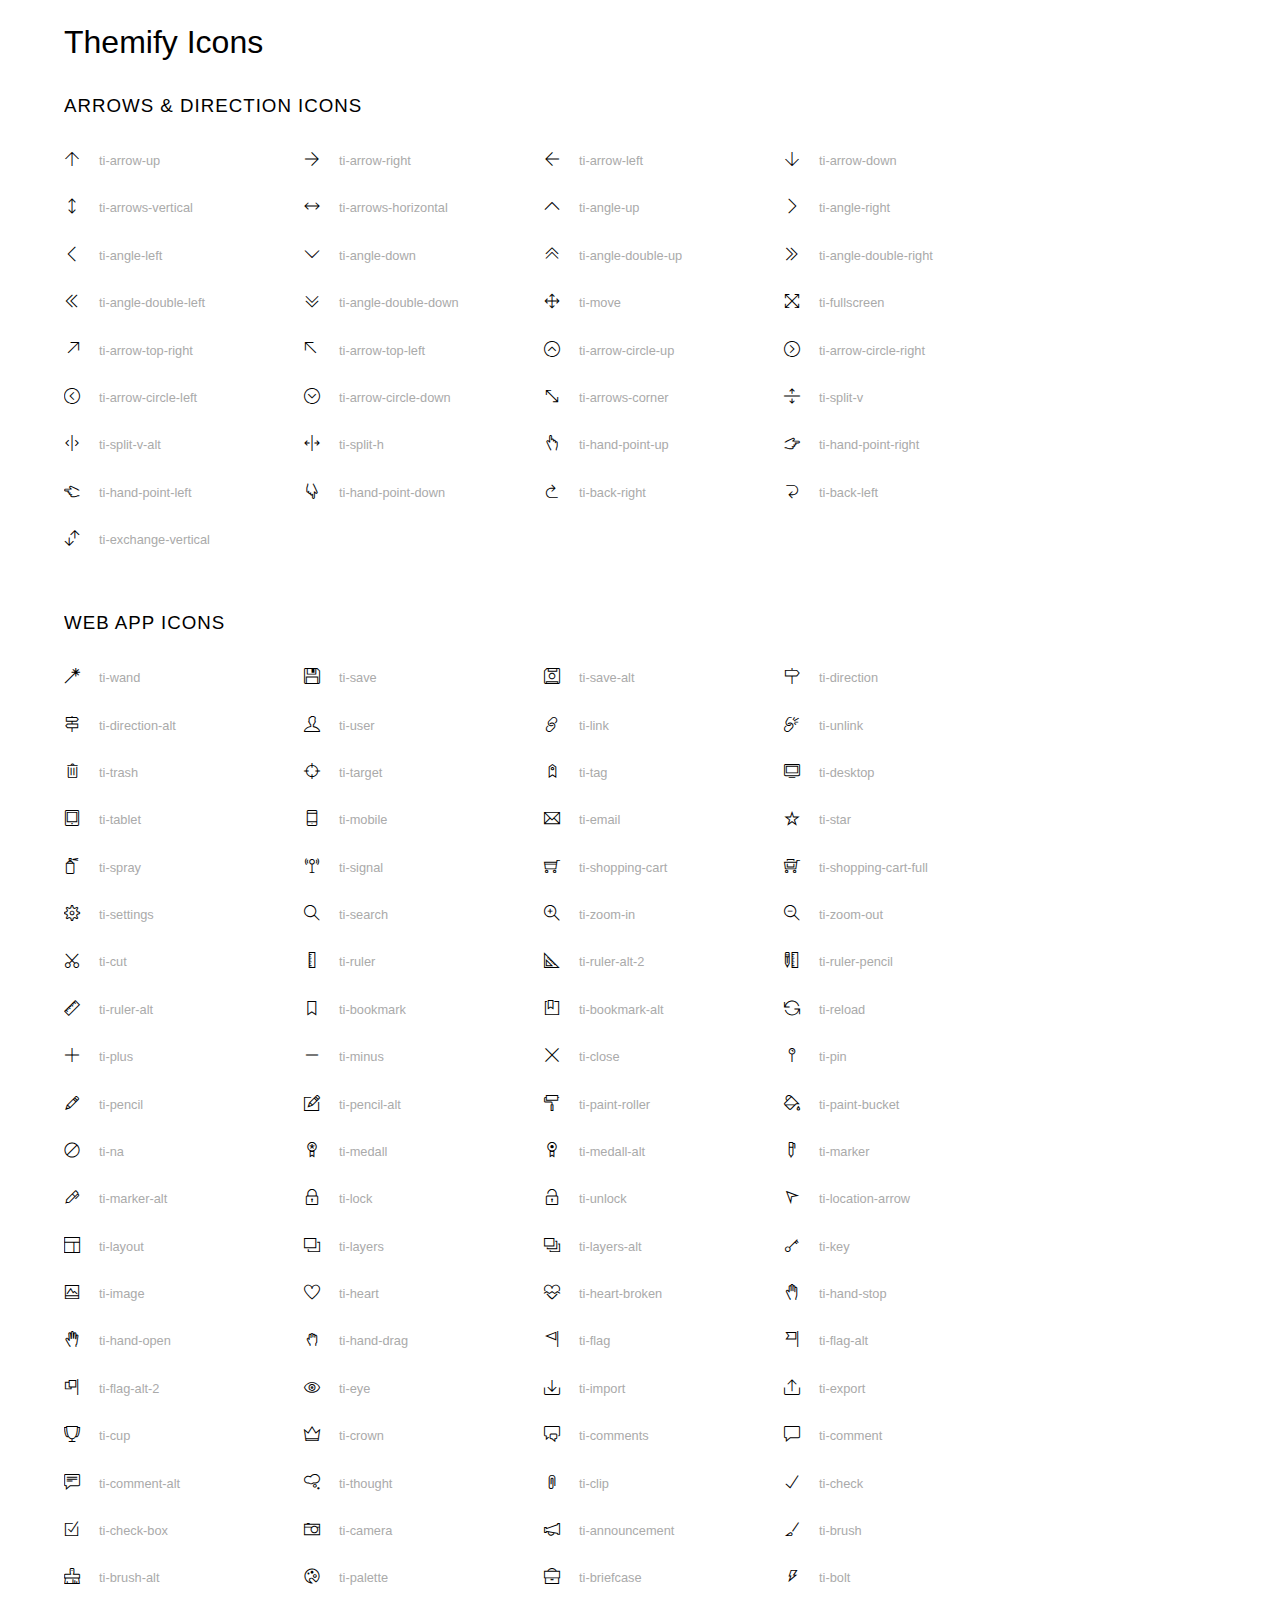
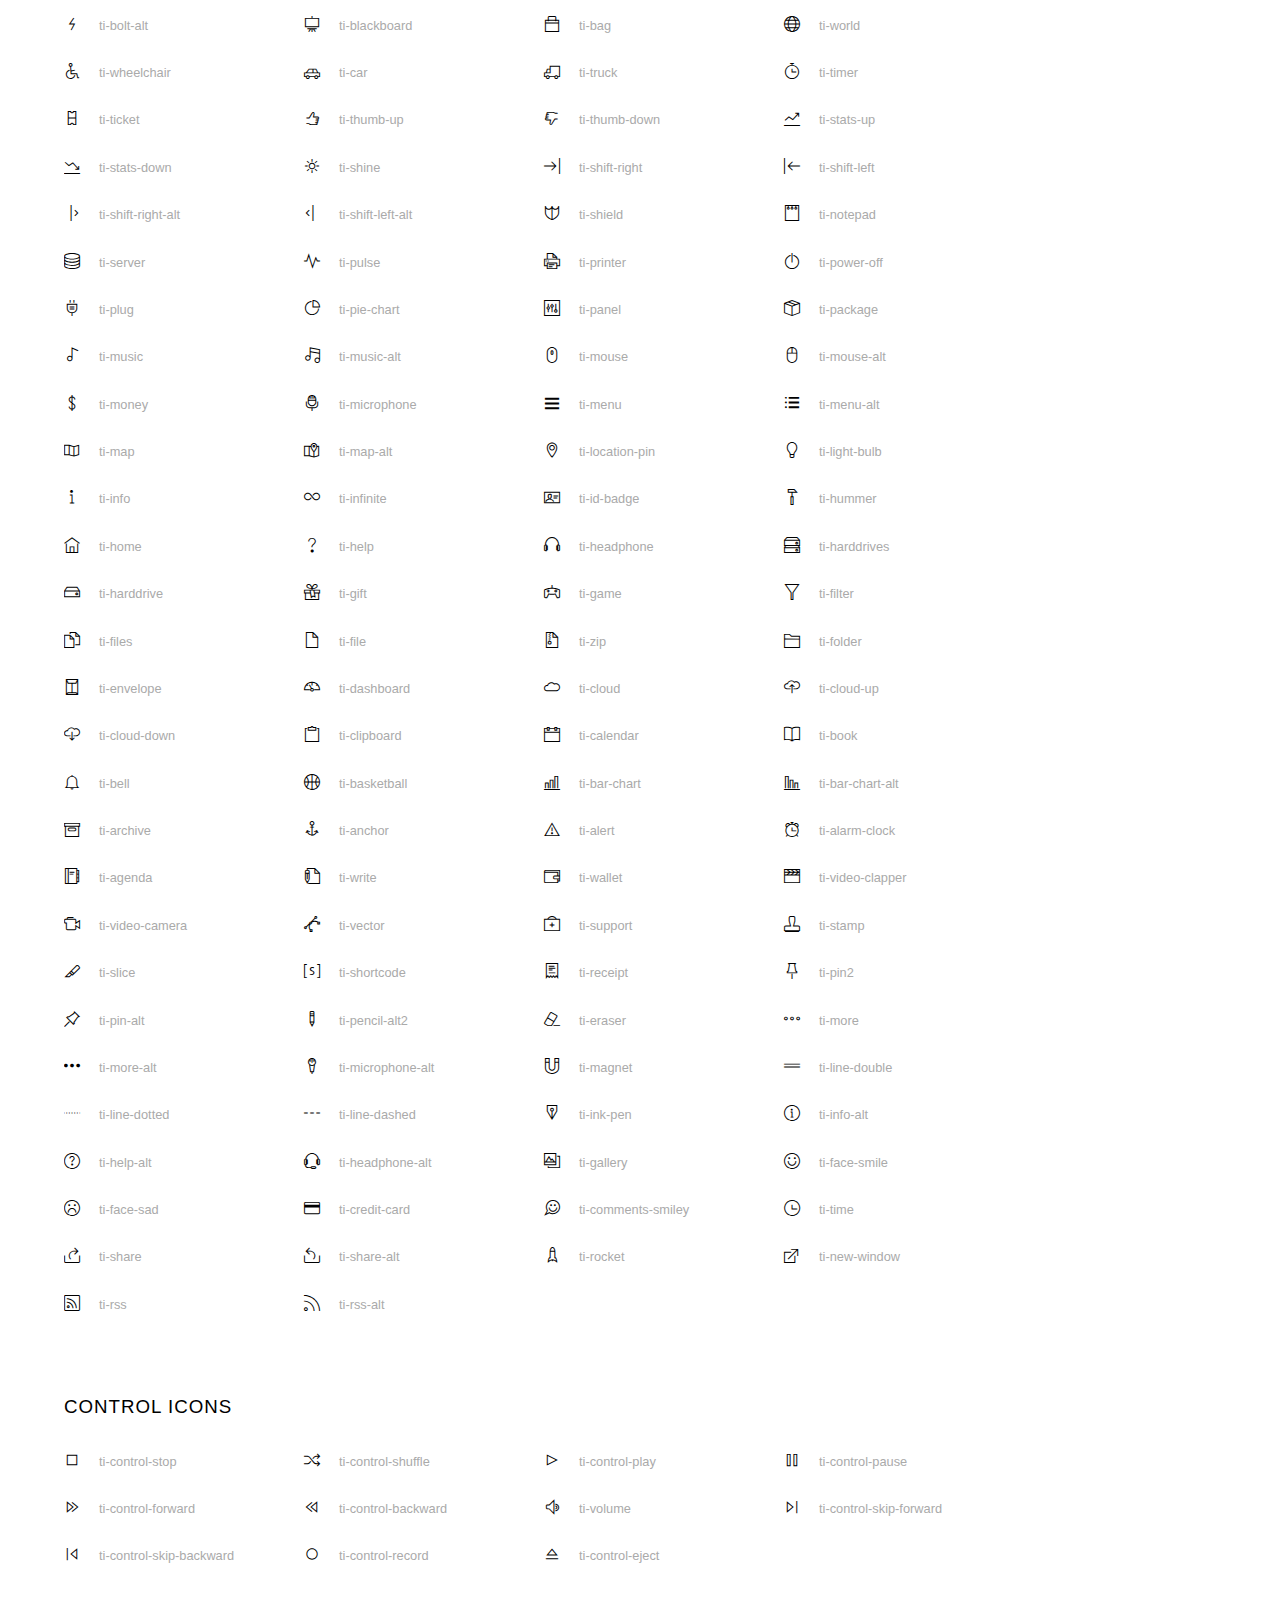
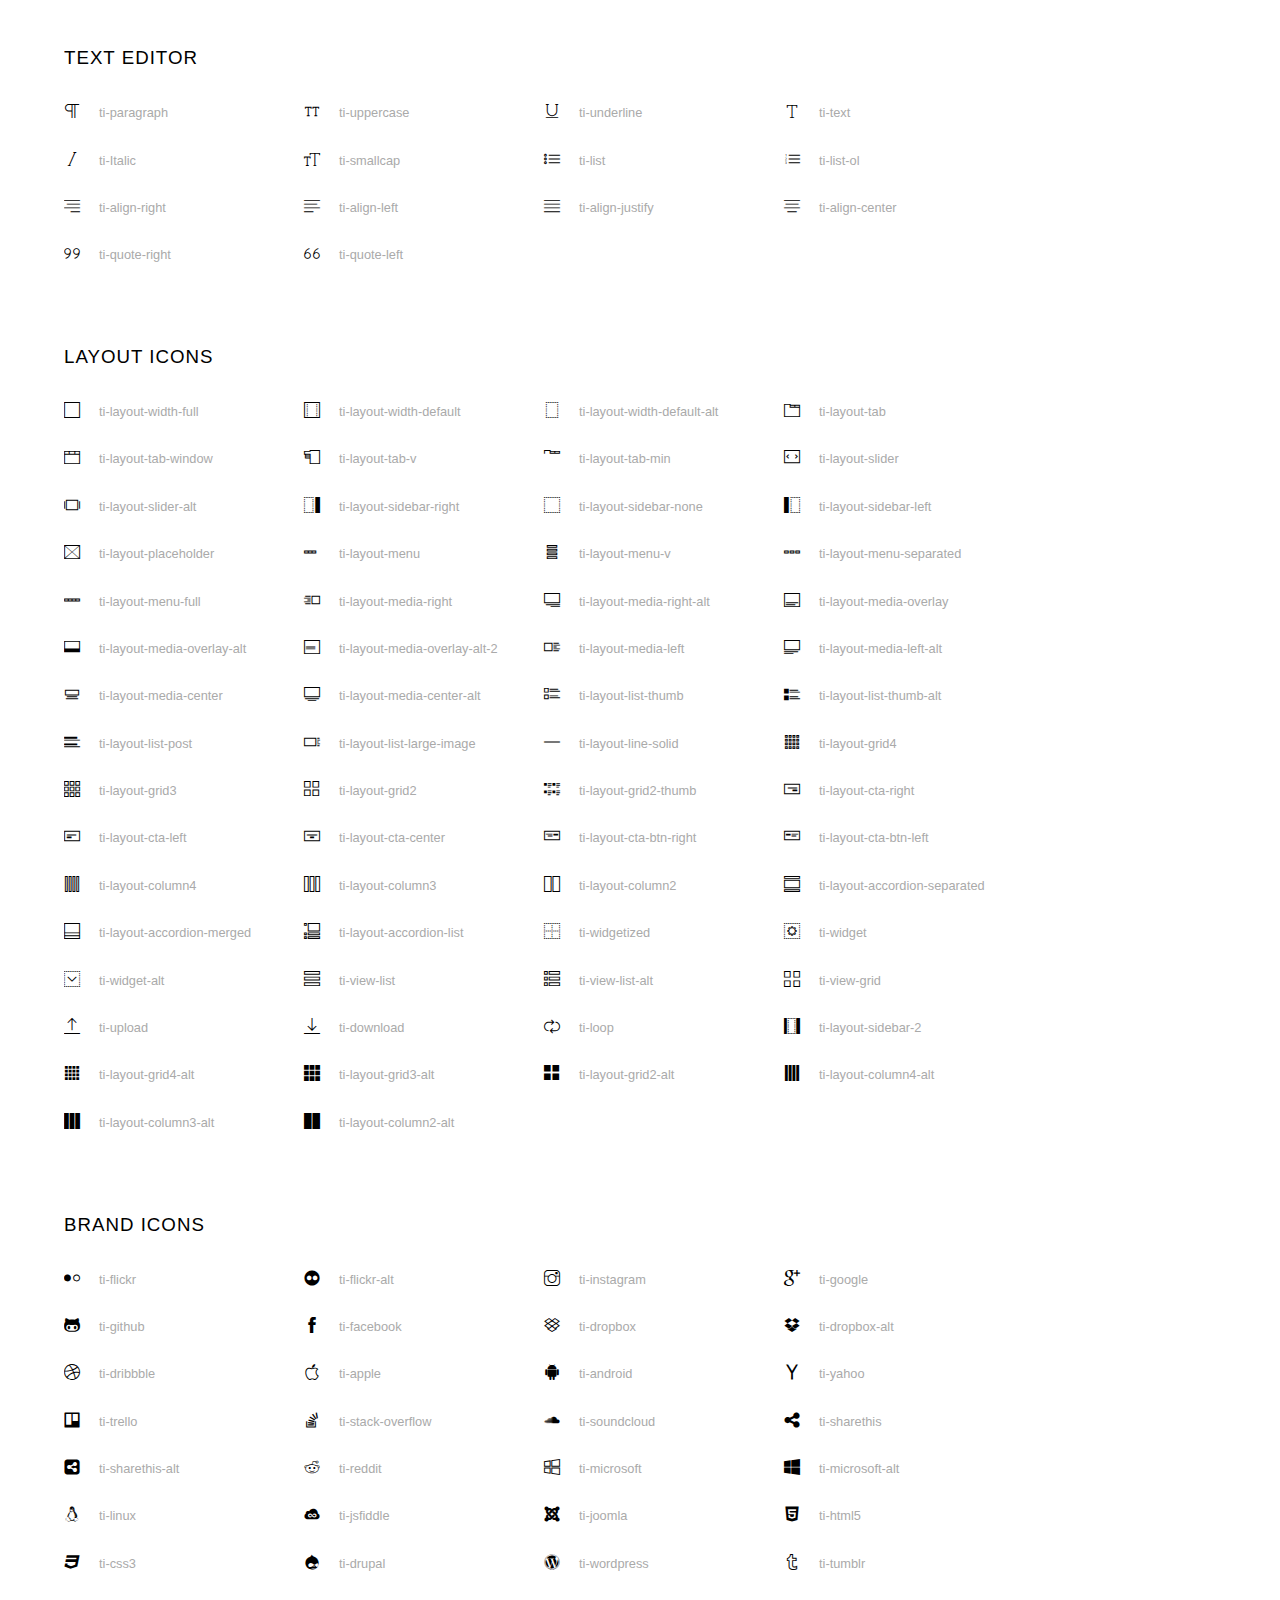
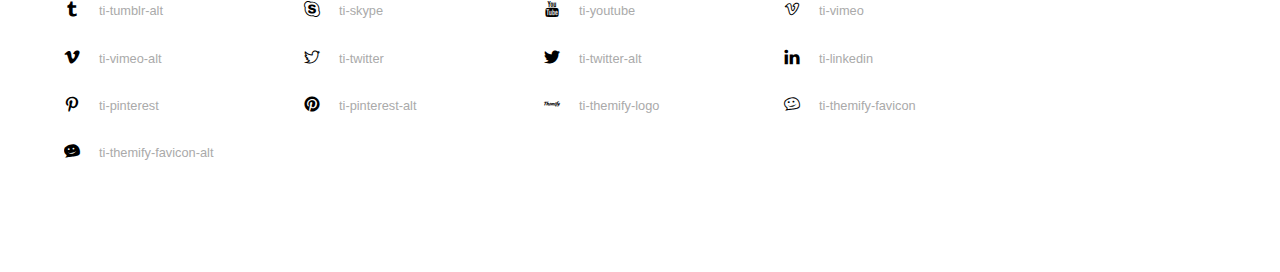
<file: Asset/Fonts/themify-icons/index.html>
<!doctype html>
<html>
<head>
	<meta charset="utf-8">
	<title>Themify Icon Font</title>
	<meta name="viewport" content="width=device-width">
	<link rel="stylesheet" href="demo-files/demo.css">
	<link rel="stylesheet" href="themify-icons.css">
	<!--[if lt IE 8]><!-->
	<link rel="stylesheet" href="ie7/ie7.css">
	<!--<![endif]-->
</head>
<body>
	<h1>Themify Icons</h1>

	<div class="icon-section">

		<div class="icon-section">
			<h3>Arrows &amp; Direction Icons </h3>

			<div class="icon-container">
				<span class="ti-arrow-up"></span><span class="icon-name"> ti-arrow-up</span>
			</div>
			<div class="icon-container">
				<span class="ti-arrow-right"></span><span class="icon-name"> ti-arrow-right</span>
			</div>
			<div class="icon-container">
				<span class="ti-arrow-left"></span><span class="icon-name"> ti-arrow-left</span>
			</div>
			<div class="icon-container">
				<span class="ti-arrow-down"></span><span class="icon-name"> ti-arrow-down</span>
			</div>
			<div class="icon-container">
				<span class="ti-arrows-vertical"></span><span class="icon-name"> ti-arrows-vertical</span>
			</div>
			<div class="icon-container">
				<span class="ti-arrows-horizontal"></span><span class="icon-name"> ti-arrows-horizontal</span>
			</div>
			<div class="icon-container">
				<span class="ti-angle-up"></span><span class="icon-name"> ti-angle-up</span>
			</div>
			<div class="icon-container">
				<span class="ti-angle-right"></span><span class="icon-name"> ti-angle-right</span>
			</div>
			<div class="icon-container">
				<span class="ti-angle-left"></span><span class="icon-name"> ti-angle-left</span>
			</div>
			<div class="icon-container">
				<span class="ti-angle-down"></span><span class="icon-name"> ti-angle-down</span>
			</div>	
			<div class="icon-container">
				<span class="ti-angle-double-up"></span><span class="icon-name"> ti-angle-double-up</span>
			</div>
			<div class="icon-container">
				<span class="ti-angle-double-right"></span><span class="icon-name"> ti-angle-double-right</span>
			</div>
			<div class="icon-container">
				<span class="ti-angle-double-left"></span><span class="icon-name"> ti-angle-double-left</span>
			</div>
			<div class="icon-container">
				<span class="ti-angle-double-down"></span><span class="icon-name"> ti-angle-double-down</span>
			</div>					
			<div class="icon-container">
				<span class="ti-move"></span><span class="icon-name"> ti-move</span>
			</div>
			<div class="icon-container">
				<span class="ti-fullscreen"></span><span class="icon-name"> ti-fullscreen</span>
			</div>
			<div class="icon-container">
				<span class="ti-arrow-top-right"></span><span class="icon-name"> ti-arrow-top-right</span>
			</div>
			<div class="icon-container">
				<span class="ti-arrow-top-left"></span><span class="icon-name"> ti-arrow-top-left</span>
			</div>
			<div class="icon-container">
				<span class="ti-arrow-circle-up"></span><span class="icon-name"> ti-arrow-circle-up</span>
			</div>
			<div class="icon-container">
				<span class="ti-arrow-circle-right"></span><span class="icon-name"> ti-arrow-circle-right</span>
			</div>
			<div class="icon-container">
				<span class="ti-arrow-circle-left"></span><span class="icon-name"> ti-arrow-circle-left</span>
			</div>
			<div class="icon-container">
				<span class="ti-arrow-circle-down"></span><span class="icon-name"> ti-arrow-circle-down</span>
			</div>
			<div class="icon-container">
				<span class="ti-arrows-corner"></span><span class="icon-name"> ti-arrows-corner</span>
			</div>
			<div class="icon-container">
				<span class="ti-split-v"></span><span class="icon-name"> ti-split-v</span>
			</div>

			<div class="icon-container">
				<span class="ti-split-v-alt"></span><span class="icon-name"> ti-split-v-alt</span>
			</div>
			<div class="icon-container">
				<span class="ti-split-h"></span><span class="icon-name"> ti-split-h</span>
			</div>
			<div class="icon-container">
				<span class="ti-hand-point-up"></span><span class="icon-name"> ti-hand-point-up</span>
			</div>
			<div class="icon-container">
				<span class="ti-hand-point-right"></span><span class="icon-name"> ti-hand-point-right</span>
			</div>
			<div class="icon-container">
				<span class="ti-hand-point-left"></span><span class="icon-name"> ti-hand-point-left</span>
			</div>
			<div class="icon-container">
				<span class="ti-hand-point-down"></span><span class="icon-name"> ti-hand-point-down</span>
			</div>
			<div class="icon-container">
				<span class="ti-back-right"></span><span class="icon-name"> ti-back-right</span>
			</div>
			<div class="icon-container">
				<span class="ti-back-left"></span><span class="icon-name"> ti-back-left</span>
			</div>
			<div class="icon-container">
				<span class="ti-exchange-vertical"></span><span class="icon-name"> ti-exchange-vertical</span>
			</div>

		</div> <!-- Arrows Icons -->



		<h3>Web App Icons</h3>
		
		<div class="icon-section">

			<div class="icon-container">
				<span class="ti-wand"></span><span class="icon-name"> ti-wand</span>
			</div>
			<div class="icon-container">
				<span class="ti-save"></span><span class="icon-name"> ti-save</span>
			</div>
			<div class="icon-container">
				<span class="ti-save-alt"></span><span class="icon-name"> ti-save-alt</span>
			</div>

			<div class="icon-container">
				<span class="ti-direction"></span><span class="icon-name"> ti-direction</span>
			</div>
			<div class="icon-container">
				<span class="ti-direction-alt"></span><span class="icon-name"> ti-direction-alt</span>
			</div>
			<div class="icon-container">
				<span class="ti-user"></span><span class="icon-name"> ti-user</span>
			</div>
			<div class="icon-container">
				<span class="ti-link"></span><span class="icon-name"> ti-link</span>
			</div>
			<div class="icon-container">
				<span class="ti-unlink"></span><span class="icon-name"> ti-unlink</span>
			</div>
			<div class="icon-container">
				<span class="ti-trash"></span><span class="icon-name"> ti-trash</span>
			</div>
			<div class="icon-container">
				<span class="ti-target"></span><span class="icon-name"> ti-target</span>
			</div>
			<div class="icon-container">
				<span class="ti-tag"></span><span class="icon-name"> ti-tag</span>
			</div>
			<div class="icon-container">
				<span class="ti-desktop"></span><span class="icon-name"> ti-desktop</span>
			</div>
			<div class="icon-container">
				<span class="ti-tablet"></span><span class="icon-name"> ti-tablet</span>
			</div>
			<div class="icon-container">
				<span class="ti-mobile"></span><span class="icon-name"> ti-mobile</span>
			</div>
			<div class="icon-container">
				<span class="ti-email"></span><span class="icon-name"> ti-email</span>
			</div>	
			<div class="icon-container">
				<span class="ti-star"></span><span class="icon-name"> ti-star</span>
			</div>
			<div class="icon-container">
				<span class="ti-spray"></span><span class="icon-name"> ti-spray</span>
			</div>
			<div class="icon-container">
				<span class="ti-signal"></span><span class="icon-name"> ti-signal</span>
			</div>
			<div class="icon-container">
				<span class="ti-shopping-cart"></span><span class="icon-name"> ti-shopping-cart</span>
			</div>
			<div class="icon-container">
				<span class="ti-shopping-cart-full"></span><span class="icon-name"> ti-shopping-cart-full</span>
			</div>
			<div class="icon-container">
				<span class="ti-settings"></span><span class="icon-name"> ti-settings</span>
			</div>
			<div class="icon-container">
				<span class="ti-search"></span><span class="icon-name"> ti-search</span>
			</div>
			<div class="icon-container">
				<span class="ti-zoom-in"></span><span class="icon-name"> ti-zoom-in</span>
			</div>
			<div class="icon-container">
				<span class="ti-zoom-out"></span><span class="icon-name"> ti-zoom-out</span>
			</div>
			<div class="icon-container">
				<span class="ti-cut"></span><span class="icon-name"> ti-cut</span>
			</div>
			<div class="icon-container">
				<span class="ti-ruler"></span><span class="icon-name"> ti-ruler</span>
			</div>
			<div class="icon-container">
				<span class="ti-ruler-alt-2"></span><span class="icon-name"> ti-ruler-alt-2</span>
			</div>			
			<div class="icon-container">
				<span class="ti-ruler-pencil"></span><span class="icon-name"> ti-ruler-pencil</span>
			</div>
			<div class="icon-container">
				<span class="ti-ruler-alt"></span><span class="icon-name"> ti-ruler-alt</span>
			</div>
			<div class="icon-container">
				<span class="ti-bookmark"></span><span class="icon-name"> ti-bookmark</span>
			</div>
			<div class="icon-container">
				<span class="ti-bookmark-alt"></span><span class="icon-name"> ti-bookmark-alt</span>
			</div>
			<div class="icon-container">
				<span class="ti-reload"></span><span class="icon-name"> ti-reload</span>
			</div>
			<div class="icon-container">
				<span class="ti-plus"></span><span class="icon-name"> ti-plus</span>
			</div>
			<div class="icon-container">
				<span class="ti-minus"></span><span class="icon-name"> ti-minus</span>
			</div>
			<div class="icon-container">
				<span class="ti-close"></span><span class="icon-name"> ti-close</span>
			</div>			
			<div class="icon-container">
				<span class="ti-pin"></span><span class="icon-name"> ti-pin</span>
			</div>
			<div class="icon-container">
				<span class="ti-pencil"></span><span class="icon-name"> ti-pencil</span>
			</div>
					
		  	<div class="icon-container">
				<span class="ti-pencil-alt"></span><span class="icon-name"> ti-pencil-alt</span>
			</div>
			<div class="icon-container">
				<span class="ti-paint-roller"></span><span class="icon-name"> ti-paint-roller</span>
			</div>
			<div class="icon-container">
				<span class="ti-paint-bucket"></span><span class="icon-name"> ti-paint-bucket</span>
			</div>
			<div class="icon-container">
				<span class="ti-na"></span><span class="icon-name"> ti-na</span>
			</div>
			<div class="icon-container">
				<span class="ti-medall"></span><span class="icon-name"> ti-medall</span>
			</div>
			<div class="icon-container">
				<span class="ti-medall-alt"></span><span class="icon-name"> ti-medall-alt</span>
			</div>
			<div class="icon-container">
				<span class="ti-marker"></span><span class="icon-name"> ti-marker</span>
			</div>
			<div class="icon-container">
				<span class="ti-marker-alt"></span><span class="icon-name"> ti-marker-alt</span>
			</div>

			<div class="icon-container">
				<span class="ti-lock"></span><span class="icon-name"> ti-lock</span>
			</div>
			<div class="icon-container">
				<span class="ti-unlock"></span><span class="icon-name"> ti-unlock</span>
			</div>
			<div class="icon-container">
				<span class="ti-location-arrow"></span><span class="icon-name"> ti-location-arrow</span>
			</div>
			<div class="icon-container">
				<span class="ti-layout"></span><span class="icon-name"> ti-layout</span>
			</div>
			<div class="icon-container">
				<span class="ti-layers"></span><span class="icon-name"> ti-layers</span>
			</div>
			<div class="icon-container">
				<span class="ti-layers-alt"></span><span class="icon-name"> ti-layers-alt</span>
			</div>
			<div class="icon-container">
				<span class="ti-key"></span><span class="icon-name"> ti-key</span>
			</div>
			<div class="icon-container">
				<span class="ti-image"></span><span class="icon-name"> ti-image</span>
			</div>
			<div class="icon-container">
				<span class="ti-heart"></span><span class="icon-name"> ti-heart</span>
			</div>
			<div class="icon-container">
				<span class="ti-heart-broken"></span><span class="icon-name"> ti-heart-broken</span>
			</div>
			<div class="icon-container">
				<span class="ti-hand-stop"></span><span class="icon-name"> ti-hand-stop</span>
			</div>
			<div class="icon-container">
				<span class="ti-hand-open"></span><span class="icon-name"> ti-hand-open</span>
			</div>
			<div class="icon-container">
				<span class="ti-hand-drag"></span><span class="icon-name"> ti-hand-drag</span>
			</div>
			<div class="icon-container">
				<span class="ti-flag"></span><span class="icon-name"> ti-flag</span>
			</div>
			<div class="icon-container">
				<span class="ti-flag-alt"></span><span class="icon-name"> ti-flag-alt</span>
			</div>
			<div class="icon-container">
				<span class="ti-flag-alt-2"></span><span class="icon-name"> ti-flag-alt-2</span>
			</div>
			<div class="icon-container">
				<span class="ti-eye"></span><span class="icon-name"> ti-eye</span>
			</div>
			<div class="icon-container">
				<span class="ti-import"></span><span class="icon-name"> ti-import</span>
			</div>			
			<div class="icon-container">
				<span class="ti-export"></span><span class="icon-name"> ti-export</span>
			</div>
			<div class="icon-container">
				<span class="ti-cup"></span><span class="icon-name"> ti-cup</span>
			</div>
			<div class="icon-container">
				<span class="ti-crown"></span><span class="icon-name"> ti-crown</span>
			</div>
			<div class="icon-container">
				<span class="ti-comments"></span><span class="icon-name"> ti-comments</span>
			</div>
			<div class="icon-container">
				<span class="ti-comment"></span><span class="icon-name"> ti-comment</span>
			</div>
			<div class="icon-container">
				<span class="ti-comment-alt"></span><span class="icon-name"> ti-comment-alt</span>
			</div>
			<div class="icon-container">
				<span class="ti-thought"></span><span class="icon-name"> ti-thought</span>
			</div>			
			<div class="icon-container">
				<span class="ti-clip"></span><span class="icon-name"> ti-clip</span>
			</div>

			<div class="icon-container">
				<span class="ti-check"></span><span class="icon-name"> ti-check</span>
			</div>
			<div class="icon-container">
				<span class="ti-check-box"></span><span class="icon-name"> ti-check-box</span>
			</div>
			<div class="icon-container">
				<span class="ti-camera"></span><span class="icon-name"> ti-camera</span>
			</div>
			<div class="icon-container">
				<span class="ti-announcement"></span><span class="icon-name"> ti-announcement</span>
			</div>
			<div class="icon-container">
				<span class="ti-brush"></span><span class="icon-name"> ti-brush</span>
			</div>
			<div class="icon-container">
				<span class="ti-brush-alt"></span><span class="icon-name"> ti-brush-alt</span>
			</div>
			<div class="icon-container">
				<span class="ti-palette"></span><span class="icon-name"> ti-palette</span>
			</div>			
			<div class="icon-container">
				<span class="ti-briefcase"></span><span class="icon-name"> ti-briefcase</span>
			</div>
			<div class="icon-container">
				<span class="ti-bolt"></span><span class="icon-name"> ti-bolt</span>
			</div>
			<div class="icon-container">
				<span class="ti-bolt-alt"></span><span class="icon-name"> ti-bolt-alt</span>
			</div>
			<div class="icon-container">
				<span class="ti-blackboard"></span><span class="icon-name"> ti-blackboard</span>
			</div>
			<div class="icon-container">
				<span class="ti-bag"></span><span class="icon-name"> ti-bag</span>
			</div>
			<div class="icon-container">
				<span class="ti-world"></span><span class="icon-name"> ti-world</span>
			</div>
			<div class="icon-container">
				<span class="ti-wheelchair"></span><span class="icon-name"> ti-wheelchair</span>
			</div>
			<div class="icon-container">
				<span class="ti-car"></span><span class="icon-name"> ti-car</span>
			</div>
			<div class="icon-container">
				<span class="ti-truck"></span><span class="icon-name"> ti-truck</span>
			</div>
			<div class="icon-container">
				<span class="ti-timer"></span><span class="icon-name"> ti-timer</span>
			</div>
			<div class="icon-container">
				<span class="ti-ticket"></span><span class="icon-name"> ti-ticket</span>
			</div>
			<div class="icon-container">
				<span class="ti-thumb-up"></span><span class="icon-name"> ti-thumb-up</span>
			</div>
			<div class="icon-container">
				<span class="ti-thumb-down"></span><span class="icon-name"> ti-thumb-down</span>
			</div>

			<div class="icon-container">
				<span class="ti-stats-up"></span><span class="icon-name"> ti-stats-up</span>
			</div>
			<div class="icon-container">
				<span class="ti-stats-down"></span><span class="icon-name"> ti-stats-down</span>
			</div>
			<div class="icon-container">
				<span class="ti-shine"></span><span class="icon-name"> ti-shine</span>
			</div>
			<div class="icon-container">
				<span class="ti-shift-right"></span><span class="icon-name"> ti-shift-right</span>
			</div>
			<div class="icon-container">
				<span class="ti-shift-left"></span><span class="icon-name"> ti-shift-left</span>
			</div>

			<div class="icon-container">
				<span class="ti-shift-right-alt"></span><span class="icon-name"> ti-shift-right-alt</span>
			</div>
			<div class="icon-container">
				<span class="ti-shift-left-alt"></span><span class="icon-name"> ti-shift-left-alt</span>
			</div>
			<div class="icon-container">
				<span class="ti-shield"></span><span class="icon-name"> ti-shield</span>
			</div>
			<div class="icon-container">
				<span class="ti-notepad"></span><span class="icon-name"> ti-notepad</span>
			</div>
			<div class="icon-container">
				<span class="ti-server"></span><span class="icon-name"> ti-server</span>
			</div>

			<div class="icon-container">
				<span class="ti-pulse"></span><span class="icon-name"> ti-pulse</span>
			</div>
			<div class="icon-container">
				<span class="ti-printer"></span><span class="icon-name"> ti-printer</span>
			</div>
			<div class="icon-container">
				<span class="ti-power-off"></span><span class="icon-name"> ti-power-off</span>
			</div>
			<div class="icon-container">
				<span class="ti-plug"></span><span class="icon-name"> ti-plug</span>
			</div>
			<div class="icon-container">
				<span class="ti-pie-chart"></span><span class="icon-name"> ti-pie-chart</span>
			</div>

			<div class="icon-container">
				<span class="ti-panel"></span><span class="icon-name"> ti-panel</span>
			</div>
			<div class="icon-container">
				<span class="ti-package"></span><span class="icon-name"> ti-package</span>
			</div>
			<div class="icon-container">
				<span class="ti-music"></span><span class="icon-name"> ti-music</span>
			</div>
			<div class="icon-container">
				<span class="ti-music-alt"></span><span class="icon-name"> ti-music-alt</span>
			</div>
			<div class="icon-container">
				<span class="ti-mouse"></span><span class="icon-name"> ti-mouse</span>
			</div>
			<div class="icon-container">
				<span class="ti-mouse-alt"></span><span class="icon-name"> ti-mouse-alt</span>
			</div>
			<div class="icon-container">
				<span class="ti-money"></span><span class="icon-name"> ti-money</span>
			</div>
			<div class="icon-container">
				<span class="ti-microphone"></span><span class="icon-name"> ti-microphone</span>
			</div>
			<div class="icon-container">
				<span class="ti-menu"></span><span class="icon-name"> ti-menu</span>
			</div>
			<div class="icon-container">
				<span class="ti-menu-alt"></span><span class="icon-name"> ti-menu-alt</span>
			</div>
			<div class="icon-container">
				<span class="ti-map"></span><span class="icon-name"> ti-map</span>
			</div>
			<div class="icon-container">
				<span class="ti-map-alt"></span><span class="icon-name"> ti-map-alt</span>
			</div>

			<div class="icon-container">
				<span class="ti-location-pin"></span><span class="icon-name"> ti-location-pin</span>
			</div>

			<div class="icon-container">
				<span class="ti-light-bulb"></span><span class="icon-name"> ti-light-bulb</span>
			</div>
			<div class="icon-container">
				<span class="ti-info"></span><span class="icon-name"> ti-info</span>
			</div>
			<div class="icon-container">
				<span class="ti-infinite"></span><span class="icon-name"> ti-infinite</span>
			</div>
			<div class="icon-container">
				<span class="ti-id-badge"></span><span class="icon-name"> ti-id-badge</span>
			</div>
			<div class="icon-container">
				<span class="ti-hummer"></span><span class="icon-name"> ti-hummer</span>
			</div>
			<div class="icon-container">
				<span class="ti-home"></span><span class="icon-name"> ti-home</span>
			</div>
			<div class="icon-container">
				<span class="ti-help"></span><span class="icon-name"> ti-help</span>
			</div>
			<div class="icon-container">
				<span class="ti-headphone"></span><span class="icon-name"> ti-headphone</span>
			</div>
			<div class="icon-container">
				<span class="ti-harddrives"></span><span class="icon-name"> ti-harddrives</span>
			</div>
			<div class="icon-container">
				<span class="ti-harddrive"></span><span class="icon-name"> ti-harddrive</span>
			</div>
			<div class="icon-container">
				<span class="ti-gift"></span><span class="icon-name"> ti-gift</span>
			</div>
			<div class="icon-container">
				<span class="ti-game"></span><span class="icon-name"> ti-game</span>
			</div>
			<div class="icon-container">
				<span class="ti-filter"></span><span class="icon-name"> ti-filter</span>
			</div>
			<div class="icon-container">
				<span class="ti-files"></span><span class="icon-name"> ti-files</span>
			</div>
			<div class="icon-container">
				<span class="ti-file"></span><span class="icon-name"> ti-file</span>
			</div>
			<div class="icon-container">
				<span class="ti-zip"></span><span class="icon-name"> ti-zip</span>
			</div>
			<div class="icon-container">
				<span class="ti-folder"></span><span class="icon-name"> ti-folder</span>
			</div>			
			<div class="icon-container">
				<span class="ti-envelope"></span><span class="icon-name"> ti-envelope</span>
			</div>


			<div class="icon-container">
				<span class="ti-dashboard"></span><span class="icon-name"> ti-dashboard</span>
			</div>
			<div class="icon-container">
				<span class="ti-cloud"></span><span class="icon-name"> ti-cloud</span>
			</div>
			<div class="icon-container">
				<span class="ti-cloud-up"></span><span class="icon-name"> ti-cloud-up</span>
			</div>
			<div class="icon-container">
				<span class="ti-cloud-down"></span><span class="icon-name"> ti-cloud-down</span>
			</div>
			<div class="icon-container">
				<span class="ti-clipboard"></span><span class="icon-name"> ti-clipboard</span>
			</div>
			<div class="icon-container">
				<span class="ti-calendar"></span><span class="icon-name"> ti-calendar</span>
			</div>
			<div class="icon-container">
				<span class="ti-book"></span><span class="icon-name"> ti-book</span>
			</div>
			<div class="icon-container">
				<span class="ti-bell"></span><span class="icon-name"> ti-bell</span>
			</div>
			<div class="icon-container">
				<span class="ti-basketball"></span><span class="icon-name"> ti-basketball</span>
			</div>
			<div class="icon-container">
				<span class="ti-bar-chart"></span><span class="icon-name"> ti-bar-chart</span>
			</div>
			<div class="icon-container">
				<span class="ti-bar-chart-alt"></span><span class="icon-name"> ti-bar-chart-alt</span>
			</div>


			<div class="icon-container">
				<span class="ti-archive"></span><span class="icon-name"> ti-archive</span>
			</div>
			<div class="icon-container">
				<span class="ti-anchor"></span><span class="icon-name"> ti-anchor</span>
			</div>

			<div class="icon-container">
				<span class="ti-alert"></span><span class="icon-name"> ti-alert</span>
			</div>
			<div class="icon-container">
				<span class="ti-alarm-clock"></span><span class="icon-name"> ti-alarm-clock</span>
			</div>
			<div class="icon-container">
				<span class="ti-agenda"></span><span class="icon-name"> ti-agenda</span>
			</div>
			<div class="icon-container">
				<span class="ti-write"></span><span class="icon-name"> ti-write</span>
			</div>

			<div class="icon-container">
				<span class="ti-wallet"></span><span class="icon-name"> ti-wallet</span>
			</div>
			<div class="icon-container">
				<span class="ti-video-clapper"></span><span class="icon-name"> ti-video-clapper</span>
			</div>
			<div class="icon-container">
				<span class="ti-video-camera"></span><span class="icon-name"> ti-video-camera</span>
			</div>
			<div class="icon-container">
				<span class="ti-vector"></span><span class="icon-name"> ti-vector</span>
			</div>

			<div class="icon-container">
				<span class="ti-support"></span><span class="icon-name"> ti-support</span>
			</div>
			<div class="icon-container">
				<span class="ti-stamp"></span><span class="icon-name"> ti-stamp</span>
			</div>
			<div class="icon-container">
				<span class="ti-slice"></span><span class="icon-name"> ti-slice</span>
			</div>
			<div class="icon-container">
				<span class="ti-shortcode"></span><span class="icon-name"> ti-shortcode</span>
			</div>
			<div class="icon-container">
				<span class="ti-receipt"></span><span class="icon-name"> ti-receipt</span>
			</div>
			<div class="icon-container">
				<span class="ti-pin2"></span><span class="icon-name"> ti-pin2</span>
			</div>
			<div class="icon-container">
				<span class="ti-pin-alt"></span><span class="icon-name"> ti-pin-alt</span>
			</div>
			<div class="icon-container">
				<span class="ti-pencil-alt2"></span><span class="icon-name"> ti-pencil-alt2</span>
			</div>
			<div class="icon-container">
				<span class="ti-eraser"></span><span class="icon-name"> ti-eraser</span>
			</div>			
			<div class="icon-container">
				<span class="ti-more"></span><span class="icon-name"> ti-more</span>
			</div>
			<div class="icon-container">
				<span class="ti-more-alt"></span><span class="icon-name"> ti-more-alt</span>
			</div>
			<div class="icon-container">
				<span class="ti-microphone-alt"></span><span class="icon-name"> ti-microphone-alt</span>
			</div>
			<div class="icon-container">
				<span class="ti-magnet"></span><span class="icon-name"> ti-magnet</span>
			</div>
			<div class="icon-container">
				<span class="ti-line-double"></span><span class="icon-name"> ti-line-double</span>
			</div>
			<div class="icon-container">
				<span class="ti-line-dotted"></span><span class="icon-name"> ti-line-dotted</span>
			</div>
			<div class="icon-container">
				<span class="ti-line-dashed"></span><span class="icon-name"> ti-line-dashed</span>
			</div>

			<div class="icon-container">
				<span class="ti-ink-pen"></span><span class="icon-name"> ti-ink-pen</span>
			</div>
			<div class="icon-container">
				<span class="ti-info-alt"></span><span class="icon-name"> ti-info-alt</span>
			</div>
			<div class="icon-container">
				<span class="ti-help-alt"></span><span class="icon-name"> ti-help-alt</span>
			</div>
			<div class="icon-container">
				<span class="ti-headphone-alt"></span><span class="icon-name"> ti-headphone-alt</span>
			</div>

			<div class="icon-container">
				<span class="ti-gallery"></span><span class="icon-name"> ti-gallery</span>
			</div>
			<div class="icon-container">
				<span class="ti-face-smile"></span><span class="icon-name"> ti-face-smile</span>
			</div>
			<div class="icon-container">
				<span class="ti-face-sad"></span><span class="icon-name"> ti-face-sad</span>
			</div>
			<div class="icon-container">
				<span class="ti-credit-card"></span><span class="icon-name"> ti-credit-card</span>
			</div>
			<div class="icon-container">
				<span class="ti-comments-smiley"></span><span class="icon-name"> ti-comments-smiley</span>
			</div>
			<div class="icon-container">
				<span class="ti-time"></span><span class="icon-name"> ti-time</span>
			</div>
			<div class="icon-container">
				<span class="ti-share"></span><span class="icon-name"> ti-share</span>
			</div>
			<div class="icon-container">
				<span class="ti-share-alt"></span><span class="icon-name"> ti-share-alt</span>
			</div>
			<div class="icon-container">
				<span class="ti-rocket"></span><span class="icon-name"> ti-rocket</span>
			</div>

			<div class="icon-container">
				<span class="ti-new-window"></span><span class="icon-name"> ti-new-window</span>
			</div>

			<div class="icon-container">
				<span class="ti-rss"></span><span class="icon-name"> ti-rss</span>
			</div>

			<div class="icon-container">
				<span class="ti-rss-alt"></span><span class="icon-name"> ti-rss-alt</span>
			</div>
			
		</div><!-- Web App Icons -->


		<div class="icon-section">
			<h3>Control Icons</h3>
			<div class="icon-container">
				<span class="ti-control-stop"></span><span class="icon-name"> ti-control-stop</span>
			</div>
			<div class="icon-container">
				<span class="ti-control-shuffle"></span><span class="icon-name"> ti-control-shuffle</span>
			</div>
			<div class="icon-container">
				<span class="ti-control-play"></span><span class="icon-name"> ti-control-play</span>
			</div>
			<div class="icon-container">
				<span class="ti-control-pause"></span><span class="icon-name"> ti-control-pause</span>
			</div>
			<div class="icon-container">
				<span class="ti-control-forward"></span><span class="icon-name"> ti-control-forward</span>
			</div>
			<div class="icon-container">
				<span class="ti-control-backward"></span><span class="icon-name"> ti-control-backward</span>
			</div>	
			<div class="icon-container">
				<span class="ti-volume"></span><span class="icon-name"> ti-volume</span>
			</div>
			<div class="icon-container">
				<span class="ti-control-skip-forward"></span><span class="icon-name"> ti-control-skip-forward</span>
			</div>
			<div class="icon-container">
				<span class="ti-control-skip-backward"></span><span class="icon-name"> ti-control-skip-backward</span>
			</div>
			<div class="icon-container">
				<span class="ti-control-record"></span><span class="icon-name"> ti-control-record</span>
			</div>
			<div class="icon-container">
				<span class="ti-control-eject"></span><span class="icon-name"> ti-control-eject</span>
			</div>			
		</div> <!-- Control Icons -->


		<div class="icon-section">
			<h3>Text Editor</h3>

			<div class="icon-container">
				<span class="ti-paragraph"></span><span class="icon-name"> ti-paragraph</span>
			</div>
			<div class="icon-container">
				<span class="ti-uppercase"></span><span class="icon-name"> ti-uppercase</span>
			</div>

			<div class="icon-container">
				<span class="ti-underline"></span><span class="icon-name"> ti-underline</span>
			</div>
			<div class="icon-container">
				<span class="ti-text"></span><span class="icon-name"> ti-text</span>
			</div>
			<div class="icon-container">
				<span class="ti-Italic"></span><span class="icon-name"> ti-Italic</span>
			</div>
			<div class="icon-container">
				<span class="ti-smallcap"></span><span class="icon-name"> ti-smallcap</span>
			</div>
			<div class="icon-container">
				<span class="ti-list"></span><span class="icon-name"> ti-list</span>
			</div>
			<div class="icon-container">
				<span class="ti-list-ol"></span><span class="icon-name"> ti-list-ol</span>
			</div>
			<div class="icon-container">
				<span class="ti-align-right"></span><span class="icon-name"> ti-align-right</span>
			</div>
			<div class="icon-container">
				<span class="ti-align-left"></span><span class="icon-name"> ti-align-left</span>
			</div>
			<div class="icon-container">
				<span class="ti-align-justify"></span><span class="icon-name"> ti-align-justify</span>
			</div>
			<div class="icon-container">
				<span class="ti-align-center"></span><span class="icon-name"> ti-align-center</span>
			</div>
			<div class="icon-container">
				<span class="ti-quote-right"></span><span class="icon-name"> ti-quote-right</span>
			</div>
			<div class="icon-container">
				<span class="ti-quote-left"></span><span class="icon-name"> ti-quote-left</span>
			</div>

		</div> <!-- Text Editor -->



		<div class="icon-section">
			<h3>Layout Icons</h3>
			<div class="icon-container">
				<span class="ti-layout-width-full"></span><span class="icon-name"> ti-layout-width-full</span>
			</div>
			<div class="icon-container">
				<span class="ti-layout-width-default"></span><span class="icon-name"> ti-layout-width-default</span>
			</div>
			<div class="icon-container">
				<span class="ti-layout-width-default-alt"></span><span class="icon-name"> ti-layout-width-default-alt</span>
			</div>
			<div class="icon-container">
				<span class="ti-layout-tab"></span><span class="icon-name"> ti-layout-tab</span>
			</div>
			<div class="icon-container">
				<span class="ti-layout-tab-window"></span><span class="icon-name"> ti-layout-tab-window</span>
			</div>
			<div class="icon-container">
				<span class="ti-layout-tab-v"></span><span class="icon-name"> ti-layout-tab-v</span>
			</div>
			<div class="icon-container">
				<span class="ti-layout-tab-min"></span><span class="icon-name"> ti-layout-tab-min</span>
			</div>
			<div class="icon-container">
				<span class="ti-layout-slider"></span><span class="icon-name"> ti-layout-slider</span>
			</div>
			<div class="icon-container">
				<span class="ti-layout-slider-alt"></span><span class="icon-name"> ti-layout-slider-alt</span>
			</div>
			<div class="icon-container">
				<span class="ti-layout-sidebar-right"></span><span class="icon-name"> ti-layout-sidebar-right</span>
			</div>
			<div class="icon-container">
				<span class="ti-layout-sidebar-none"></span><span class="icon-name"> ti-layout-sidebar-none</span>
			</div>
			<div class="icon-container">
				<span class="ti-layout-sidebar-left"></span><span class="icon-name"> ti-layout-sidebar-left</span>
			</div>
			<div class="icon-container">
				<span class="ti-layout-placeholder"></span><span class="icon-name"> ti-layout-placeholder</span>
			</div>
			<div class="icon-container">
				<span class="ti-layout-menu"></span><span class="icon-name"> ti-layout-menu</span>
			</div>
			<div class="icon-container">
				<span class="ti-layout-menu-v"></span><span class="icon-name"> ti-layout-menu-v</span>
			</div>
			<div class="icon-container">
				<span class="ti-layout-menu-separated"></span><span class="icon-name"> ti-layout-menu-separated</span>
			</div>
			<div class="icon-container">
				<span class="ti-layout-menu-full"></span><span class="icon-name"> ti-layout-menu-full</span>
			</div>
			<div class="icon-container">
				<span class="ti-layout-media-right"></span><span class="icon-name"> ti-layout-media-right</span>
			</div>
			<div class="icon-container">
				<span class="ti-layout-media-right-alt"></span><span class="icon-name"> ti-layout-media-right-alt</span>
			</div>
			<div class="icon-container">
				<span class="ti-layout-media-overlay"></span><span class="icon-name"> ti-layout-media-overlay</span>
			</div>
			<div class="icon-container">
				<span class="ti-layout-media-overlay-alt"></span><span class="icon-name"> ti-layout-media-overlay-alt</span>
			</div>
			<div class="icon-container">
				<span class="ti-layout-media-overlay-alt-2"></span><span class="icon-name"> ti-layout-media-overlay-alt-2</span>
			</div>
			<div class="icon-container">
				<span class="ti-layout-media-left"></span><span class="icon-name"> ti-layout-media-left</span>
			</div>
			<div class="icon-container">
				<span class="ti-layout-media-left-alt"></span><span class="icon-name"> ti-layout-media-left-alt</span>
			</div>
			<div class="icon-container">
				<span class="ti-layout-media-center"></span><span class="icon-name"> ti-layout-media-center</span>
			</div>
			<div class="icon-container">
				<span class="ti-layout-media-center-alt"></span><span class="icon-name"> ti-layout-media-center-alt</span>
			</div>
			<div class="icon-container">
				<span class="ti-layout-list-thumb"></span><span class="icon-name"> ti-layout-list-thumb</span>
			</div>
			<div class="icon-container">
				<span class="ti-layout-list-thumb-alt"></span><span class="icon-name"> ti-layout-list-thumb-alt</span>
			</div>
			<div class="icon-container">
				<span class="ti-layout-list-post"></span><span class="icon-name"> ti-layout-list-post</span>
			</div>
			<div class="icon-container">
				<span class="ti-layout-list-large-image"></span><span class="icon-name"> ti-layout-list-large-image</span>
			</div>
			<div class="icon-container">
				<span class="ti-layout-line-solid"></span><span class="icon-name"> ti-layout-line-solid</span>
			</div>
			<div class="icon-container">
				<span class="ti-layout-grid4"></span><span class="icon-name"> ti-layout-grid4</span>
			</div>
			<div class="icon-container">
				<span class="ti-layout-grid3"></span><span class="icon-name"> ti-layout-grid3</span>
			</div>
			<div class="icon-container">
				<span class="ti-layout-grid2"></span><span class="icon-name"> ti-layout-grid2</span>
			</div>
			<div class="icon-container">
				<span class="ti-layout-grid2-thumb"></span><span class="icon-name"> ti-layout-grid2-thumb</span>
			</div>
			<div class="icon-container">
				<span class="ti-layout-cta-right"></span><span class="icon-name"> ti-layout-cta-right</span>
			</div>
			<div class="icon-container">
				<span class="ti-layout-cta-left"></span><span class="icon-name"> ti-layout-cta-left</span>
			</div>
			<div class="icon-container">
				<span class="ti-layout-cta-center"></span><span class="icon-name"> ti-layout-cta-center</span>
			</div>
			<div class="icon-container">
				<span class="ti-layout-cta-btn-right"></span><span class="icon-name"> ti-layout-cta-btn-right</span>
			</div>
			<div class="icon-container">
				<span class="ti-layout-cta-btn-left"></span><span class="icon-name"> ti-layout-cta-btn-left</span>
			</div>
			<div class="icon-container">
				<span class="ti-layout-column4"></span><span class="icon-name"> ti-layout-column4</span>
			</div>
			<div class="icon-container">
				<span class="ti-layout-column3"></span><span class="icon-name"> ti-layout-column3</span>
			</div>
			<div class="icon-container">
				<span class="ti-layout-column2"></span><span class="icon-name"> ti-layout-column2</span>
			</div>
			<div class="icon-container">
				<span class="ti-layout-accordion-separated"></span><span class="icon-name"> ti-layout-accordion-separated</span>
			</div>
			<div class="icon-container">
				<span class="ti-layout-accordion-merged"></span><span class="icon-name"> ti-layout-accordion-merged</span>
			</div>
			<div class="icon-container">
				<span class="ti-layout-accordion-list"></span><span class="icon-name"> ti-layout-accordion-list</span>
			</div>
			<div class="icon-container">
				<span class="ti-widgetized"></span><span class="icon-name"> ti-widgetized</span>
			</div>
			<div class="icon-container">
				<span class="ti-widget"></span><span class="icon-name"> ti-widget</span>
			</div>
			<div class="icon-container">
				<span class="ti-widget-alt"></span><span class="icon-name"> ti-widget-alt</span>
			</div>
			<div class="icon-container">
				<span class="ti-view-list"></span><span class="icon-name"> ti-view-list</span>
			</div>
			<div class="icon-container">
				<span class="ti-view-list-alt"></span><span class="icon-name"> ti-view-list-alt</span>
			</div>
			<div class="icon-container">
				<span class="ti-view-grid"></span><span class="icon-name"> ti-view-grid</span>
			</div>
			<div class="icon-container">
				<span class="ti-upload"></span><span class="icon-name"> ti-upload</span>
			</div>
			<div class="icon-container">
				<span class="ti-download"></span><span class="icon-name"> ti-download</span>
			</div>	
			<div class="icon-container">
				<span class="ti-loop"></span><span class="icon-name"> ti-loop</span>
			</div>
			<div class="icon-container">
				<span class="ti-layout-sidebar-2"></span><span class="icon-name"> ti-layout-sidebar-2</span>
			</div>
			<div class="icon-container">
				<span class="ti-layout-grid4-alt"></span><span class="icon-name"> ti-layout-grid4-alt</span>
			</div>
			<div class="icon-container">
				<span class="ti-layout-grid3-alt"></span><span class="icon-name"> ti-layout-grid3-alt</span>
			</div>
			<div class="icon-container">
				<span class="ti-layout-grid2-alt"></span><span class="icon-name"> ti-layout-grid2-alt</span>
			</div>
			<div class="icon-container">
				<span class="ti-layout-column4-alt"></span><span class="icon-name"> ti-layout-column4-alt</span>
			</div>
			<div class="icon-container">
				<span class="ti-layout-column3-alt"></span><span class="icon-name"> ti-layout-column3-alt</span>
			</div>
			<div class="icon-container">
				<span class="ti-layout-column2-alt"></span><span class="icon-name"> ti-layout-column2-alt</span>
			</div>		


		</div> <!-- Layout Icons -->


		<div class="icon-section">
			<h3>Brand Icons</h3>

			<div class="icon-container">
				<span class="ti-flickr"></span><span class="icon-name"> ti-flickr</span>
			</div>
			<div class="icon-container">
				<span class="ti-flickr-alt"></span><span class="icon-name"> ti-flickr-alt</span>
			</div>			
			<div class="icon-container">
				<span class="ti-instagram"></span><span class="icon-name"> ti-instagram</span>
			</div>
			<div class="icon-container">
				<span class="ti-google"></span><span class="icon-name"> ti-google</span>
			</div>
			<div class="icon-container">
				<span class="ti-github"></span><span class="icon-name"> ti-github</span>
			</div>

			<div class="icon-container">
				<span class="ti-facebook"></span><span class="icon-name"> ti-facebook</span>
			</div>
			<div class="icon-container">
				<span class="ti-dropbox"></span><span class="icon-name"> ti-dropbox</span>
			</div>
			<div class="icon-container">
				<span class="ti-dropbox-alt"></span><span class="icon-name"> ti-dropbox-alt</span>
			</div>
			<div class="icon-container">
				<span class="ti-dribbble"></span><span class="icon-name"> ti-dribbble</span>
			</div>
			<div class="icon-container">
				<span class="ti-apple"></span><span class="icon-name"> ti-apple</span>
			</div>
			<div class="icon-container">
				<span class="ti-android"></span><span class="icon-name"> ti-android</span>
			</div>
			<div class="icon-container">
				<span class="ti-yahoo"></span><span class="icon-name"> ti-yahoo</span>
			</div>
			<div class="icon-container">
				<span class="ti-trello"></span><span class="icon-name"> ti-trello</span>
			</div>
			<div class="icon-container">
				<span class="ti-stack-overflow"></span><span class="icon-name"> ti-stack-overflow</span>
			</div>
			<div class="icon-container">
				<span class="ti-soundcloud"></span><span class="icon-name"> ti-soundcloud</span>
			</div>
			<div class="icon-container">
				<span class="ti-sharethis"></span><span class="icon-name"> ti-sharethis</span>
			</div>
			<div class="icon-container">
				<span class="ti-sharethis-alt"></span><span class="icon-name"> ti-sharethis-alt</span>
			</div>
			<div class="icon-container">
				<span class="ti-reddit"></span><span class="icon-name"> ti-reddit</span>
			</div>

			<div class="icon-container">
				<span class="ti-microsoft"></span><span class="icon-name"> ti-microsoft</span>
			</div>
			<div class="icon-container">
				<span class="ti-microsoft-alt"></span><span class="icon-name"> ti-microsoft-alt</span>
			</div>
			<div class="icon-container">
				<span class="ti-linux"></span><span class="icon-name"> ti-linux</span>
			</div>
			<div class="icon-container">
				<span class="ti-jsfiddle"></span><span class="icon-name"> ti-jsfiddle</span>
			</div>
			<div class="icon-container">
				<span class="ti-joomla"></span><span class="icon-name"> ti-joomla</span>
			</div>
			<div class="icon-container">
				<span class="ti-html5"></span><span class="icon-name"> ti-html5</span>
			</div>
			<div class="icon-container">
				<span class="ti-css3"></span><span class="icon-name"> ti-css3</span>
			</div>	
			<div class="icon-container">
				<span class="ti-drupal"></span><span class="icon-name"> ti-drupal</span>
			</div>
			<div class="icon-container">
				<span class="ti-wordpress"></span><span class="icon-name"> ti-wordpress</span>
			</div>		
			<div class="icon-container">
				<span class="ti-tumblr"></span><span class="icon-name"> ti-tumblr</span>
			</div>
			<div class="icon-container">
				<span class="ti-tumblr-alt"></span><span class="icon-name"> ti-tumblr-alt</span>
			</div>
			<div class="icon-container">
				<span class="ti-skype"></span><span class="icon-name"> ti-skype</span>
			</div>
			<div class="icon-container">
				<span class="ti-youtube"></span><span class="icon-name"> ti-youtube</span>
			</div>
			<div class="icon-container">
				<span class="ti-vimeo"></span><span class="icon-name"> ti-vimeo</span>
			</div>
			<div class="icon-container">
				<span class="ti-vimeo-alt"></span><span class="icon-name"> ti-vimeo-alt</span>
			</div>			
			<div class="icon-container">
				<span class="ti-twitter"></span><span class="icon-name"> ti-twitter</span>
			</div>
			<div class="icon-container">
				<span class="ti-twitter-alt"></span><span class="icon-name"> ti-twitter-alt</span>
			</div>
			<div class="icon-container">
				<span class="ti-linkedin"></span><span class="icon-name"> ti-linkedin</span>
			</div>
			<div class="icon-container">
				<span class="ti-pinterest"></span><span class="icon-name"> ti-pinterest</span>
			</div>

			<div class="icon-container">
				<span class="ti-pinterest-alt"></span><span class="icon-name"> ti-pinterest-alt</span>
			</div>
			<div class="icon-container">
				<span class="ti-themify-logo"></span><span class="icon-name"> ti-themify-logo</span>
			</div>
			<div class="icon-container">
				<span class="ti-themify-favicon"></span><span class="icon-name"> ti-themify-favicon</span>
			</div>
			<div class="icon-container">
				<span class="ti-themify-favicon-alt"></span><span class="icon-name"> ti-themify-favicon-alt</span>
			</div>

		</div> <!-- brand Icons -->

	</div>

</body>
</html>
</file>
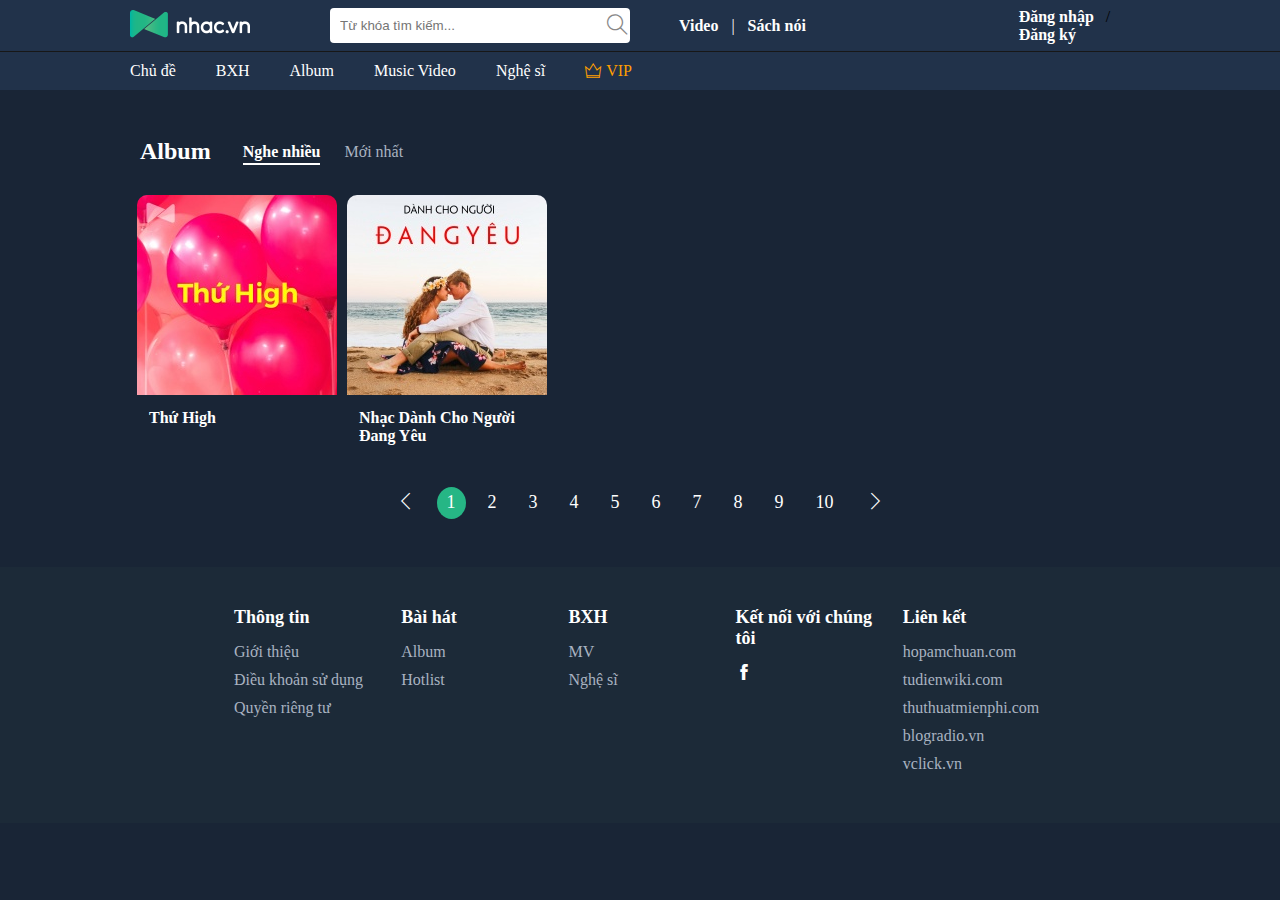
<file: album.html>
<!DOCTYPE html>
<html lang="en">
<head>
    <meta charset="UTF-8">
    <meta name="viewport" content="width=device-width, initial-scale=1.0">
    <title>Album</title>
    <link rel="stylesheet" href="/Asset/CSS/Style.css">
    <link rel="stylesheet" href="/Asset/Fonts/themify-icons/themify-icons.css">
</head>
<body>
    <div id="Header">
        <!--Header 1-->
        <div class="Header-logo">   
            <div class="Logo">
                <a href="/index.html">
                    <img src="/Asset/IMG/Logos/logo1.png">
                </a>
            </div>

            <div class="search-bar">
                <input type="text" class="search-bar-input" placeholder="Từ khóa tìm kiếm...">
                <button type="submit" class="search-bar-btn">
                    <i class="ti-search"></i>
                </button>
            </div>

            <nav class="nav-links">
                <a href="/error.html">Video</a>
                <span>|</span>
                <a href="/error.html">Sách nói</a>
            </nav>
            <div class="login-header">
                <a href="/error.html">Đăng nhập</a>
                <span>/</span>
                <a href="/error.html">Đăng ký</a>
           </div>
            
        </div>

        <!--Header 2-->
        <div class="Header-Menu">
            <!--Nav chinh-->
            <nav class="nav-main">
                <a href="/music_theme.html">Chủ đề</a>
                <a href="/top_song.html">BXH</a>
                <a href="/album.html">Album</a>
                <a href="/music_video.html">Music Video</a>
                <a href="/artist.html">Nghệ sĩ</a>
                <a href="/error.html" class="vip-link"><i class="ti-crown"></i> VIP</a>
            </nav>

            <!--Sub-nav-->
        </div>
    </div>

    <!-- Album Section -->
    <div class="album-seclection">
        <!-- Album title -->
       <div class="album-title-selector">
           <h2 class="album-title">Album</h2>
           <div class="album-filters">
               <span class="filter active">Nghe nhiều</span>
               <a href="/error.html" class="filter">Mới nhất</a>
           </div>
       </div>
       
        <!-- Album img -->
       <div class="row playlist-container">
           <a href="/error.html" class="col col-fourth playlist-item text-white">
               <img src="/Asset/IMG/Albums/album1.jpg" alt="Thứ High">
               <p class="playlist-item-title">Thứ High</p>
           </a>
           
           <a href="/error.html" class="col col-fourth playlist-item text-white">
               <img src="/Asset/IMG/Albums/album12.jpg" alt="Thứ High">
               <p class="playlist-item-title">Nhạc Dành Cho Người Đang Yêu</p>
           </a>
       </div>
   </div>

   <!--Pagination-->
   <div class="Pagination">
        <a href=""><i class="ti-angle-left"></i></a>
        <a href="" class="active-pagination">1</a>
        <a href="/error.html">2</a>
        <a href="/error.html">3</a>
        <a href="/error.html">4</a>
        <a href="/error.html">5</a>
        <a href="/error.html">6</a>
        <a href="/error.html">7</a>
        <a href="/error.html">8</a>
        <a href="/error.html">9</a>
        <a href="/error.html">10</a>
        <a href=""><i class="ti-angle-right"></i></a>
   </div>

    <footer class="footer-section">
        <div class="footer-fixed">
            <div class="row playlist-container">
                <div class="col col-fifth">
                    <h4>Thông tin</h4>
                    <ul>
                        <li><a href="/error.html">Giới thiệu</a></li>
                        <li><a href="/error.html">Điều khoản sử dụng</a></li>
                        <li><a href="/error.html">Quyền riêng tư</a></li>
                    </ul>
                </div>
                <div class="col col-fifth">
                    <h4>Bài hát</h4>
                    <ul>
                        <li><a href="/album.html">Album</a></li>
                        <li><a href="/top_song.html">Hotlist</a></li>
                    </ul>
                </div>
                <div class="col col-fifth">
                    <h4>BXH</h4>
                    <ul>
                        <li><a href="/music_theme.html">MV</a></li>
                        <li><a href="/artist.html">Nghệ sĩ</a></li>
                    </ul>
                </div>
                <div class="col col-fifth">
                    <h4>Kết nối với chúng tôi</h4>
                    <i class="ti-facebook"></i>
                </div>
                <div class="col col-fifth">
                    <h4>Liên kết</h4>
                    <ul>
                        <li><a href="/error.html">hopamchuan.com</a></li>
                        <li><a href="/error.html">tudienwiki.com</a></li>
                        <li><a href="/error.html">thuthuatmienphi.com</a></li>
                        <li><a href="/error.html">blogradio.vn</a></li>
                        <li><a href="/error.html">vclick.vn</a></li>
                    </ul>
                </div>
            </div>
        </div>
    </footer>
</body>
</html>
</file>
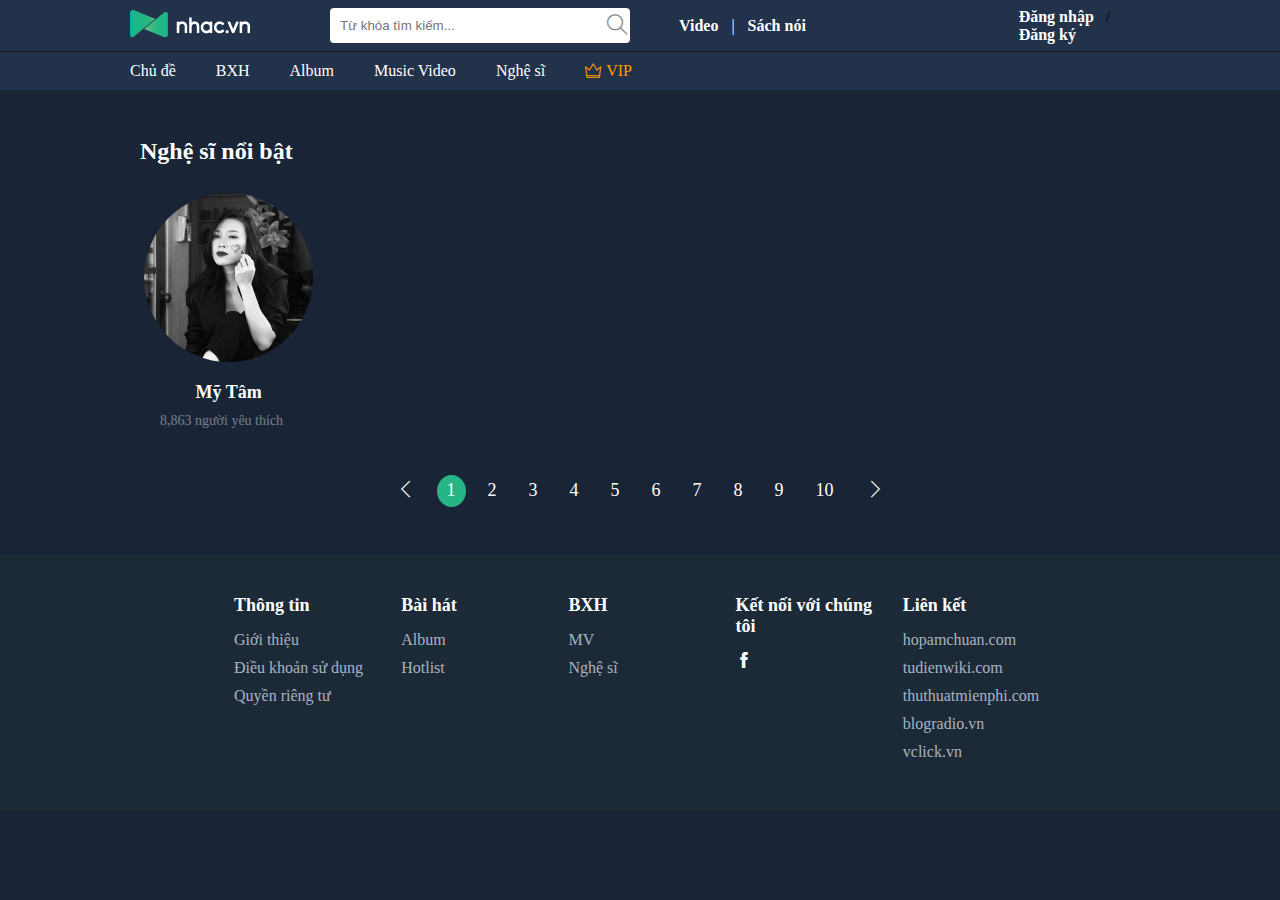
<file: artist.html>
<!DOCTYPE html>
<html lang="en">
<head>
    <meta charset="UTF-8">
    <meta name="viewport" content="width=device-width, initial-scale=1.0">
    <title>Artist</title>
    <link rel="stylesheet" href="/Asset/CSS/Style.css">
    <link rel="stylesheet" href="/Asset/Fonts/themify-icons/themify-icons.css">
</head>
<body>
    <div id="Header">
        <!--Header 1-->
        <div class="Header-logo">   
            <div class="Logo">
                <a href="/index.html">
                    <img src="/Asset/IMG/Logos/logo1.png">
                </a>
            </div>

            <div class="search-bar">
                <input type="text" class="search-bar-input" placeholder="Từ khóa tìm kiếm...">
                <button type="submit" class="search-bar-btn">
                    <i class="ti-search"></i>
                </button>
            </div>

            <nav class="nav-links">
                <a href="/error.html">Video</a>
                <span>|</span>
                <a href="/error.html">Sách nói</a>
            </nav>
            <div class="login-header">
                <a href="/error.html">Đăng nhập</a>
                <span>/</span>
                <a href="/error.html">Đăng ký</a>
           </div>
        </div>

        <!--Header 2-->
        <div class="Header-Menu">
            <!--Nav chinh-->
            <nav class="nav-main">
                <a href="/music_theme.html">Chủ đề</a>
                <a href="/top_song.html">BXH</a>
                <a href="/album.html">Album</a>
                <a href="/music_video.html">Music Video</a>
                <a href="/artist.html">Nghệ sĩ</a>
                <a href="/error.html" class="vip-link"><i class="ti-crown"></i> VIP</a>
            </nav>
        </div>
    </div>

    <div class="highlighted-artists-section">
        <h2 class="section-title">Nghệ sĩ nổi bật</h2>
        <div class="row artist-list">
            <div href="/error.html" class="col col-sixth artist-item">
                <img src="/Asset/IMG/Artists/artist-1.jpg" alt="Artist 1">
                <a href="/error.html" class="music-theme-playlist-item artist-playlist-item">
                    <p class="music-theme-playlist-item-title artist-playlist-item-title">Mỹ Tâm</p>
                    <p class="music-theme-playlist-item-decs">8,863 người yêu thích</p>
                </a>
            </div>
        </div>
    </div>

    <!--Pagination-->
   <div class="Pagination">
        <a href=""><i class="ti-angle-left"></i></a>
        <a href="" class="active-pagination">1</a>
        <a href="/error.html">2</a>
        <a href="/error.html">3</a>
        <a href="/error.html">4</a>
        <a href="/error.html">5</a>
        <a href="/error.html">6</a>
        <a href="/error.html">7</a>
        <a href="/error.html">8</a>
        <a href="/error.html">9</a>
        <a href="/error.html">10</a>
        <a href=""><i class="ti-angle-right"></i></a>
    </div>

    <footer class="footer-section">
        <div class="footer-fixed">
            <div class="row playlist-container">
                <div class="col col-fifth">
                    <h4>Thông tin</h4>
                    <ul>
                        <li><a href="/error.html">Giới thiệu</a></li>
                        <li><a href="/error.html">Điều khoản sử dụng</a></li>
                        <li><a href="/error.html">Quyền riêng tư</a></li>
                    </ul>
                </div>
                <div class="col col-fifth">
                    <h4>Bài hát</h4>
                    <ul>
                        <li><a href="/album.html">Album</a></li>
                        <li><a href="/top_song.html">Hotlist</a></li>
                    </ul>
                </div>
                <div class="col col-fifth">
                    <h4>BXH</h4>
                    <ul>
                        <li><a href="/music_theme.html">MV</a></li>
                        <li><a href="/artist.html">Nghệ sĩ</a></li>
                    </ul>
                </div>
                <div class="col col-fifth">
                    <h4>Kết nối với chúng tôi</h4>
                    <i class="ti-facebook"></i>
                </div>
                <div class="col col-fifth">
                    <h4>Liên kết</h4>
                    <ul>
                        <li><a href="/error.html">hopamchuan.com</a></li>
                        <li><a href="/error.html">tudienwiki.com</a></li>
                        <li><a href="/error.html">thuthuatmienphi.com</a></li>
                        <li><a href="/error.html">blogradio.vn</a></li>
                        <li><a href="/error.html">vclick.vn</a></li>
                    </ul>
                </div>
            </div>
        </div>
    </footer>
</body>
</html>
</file>
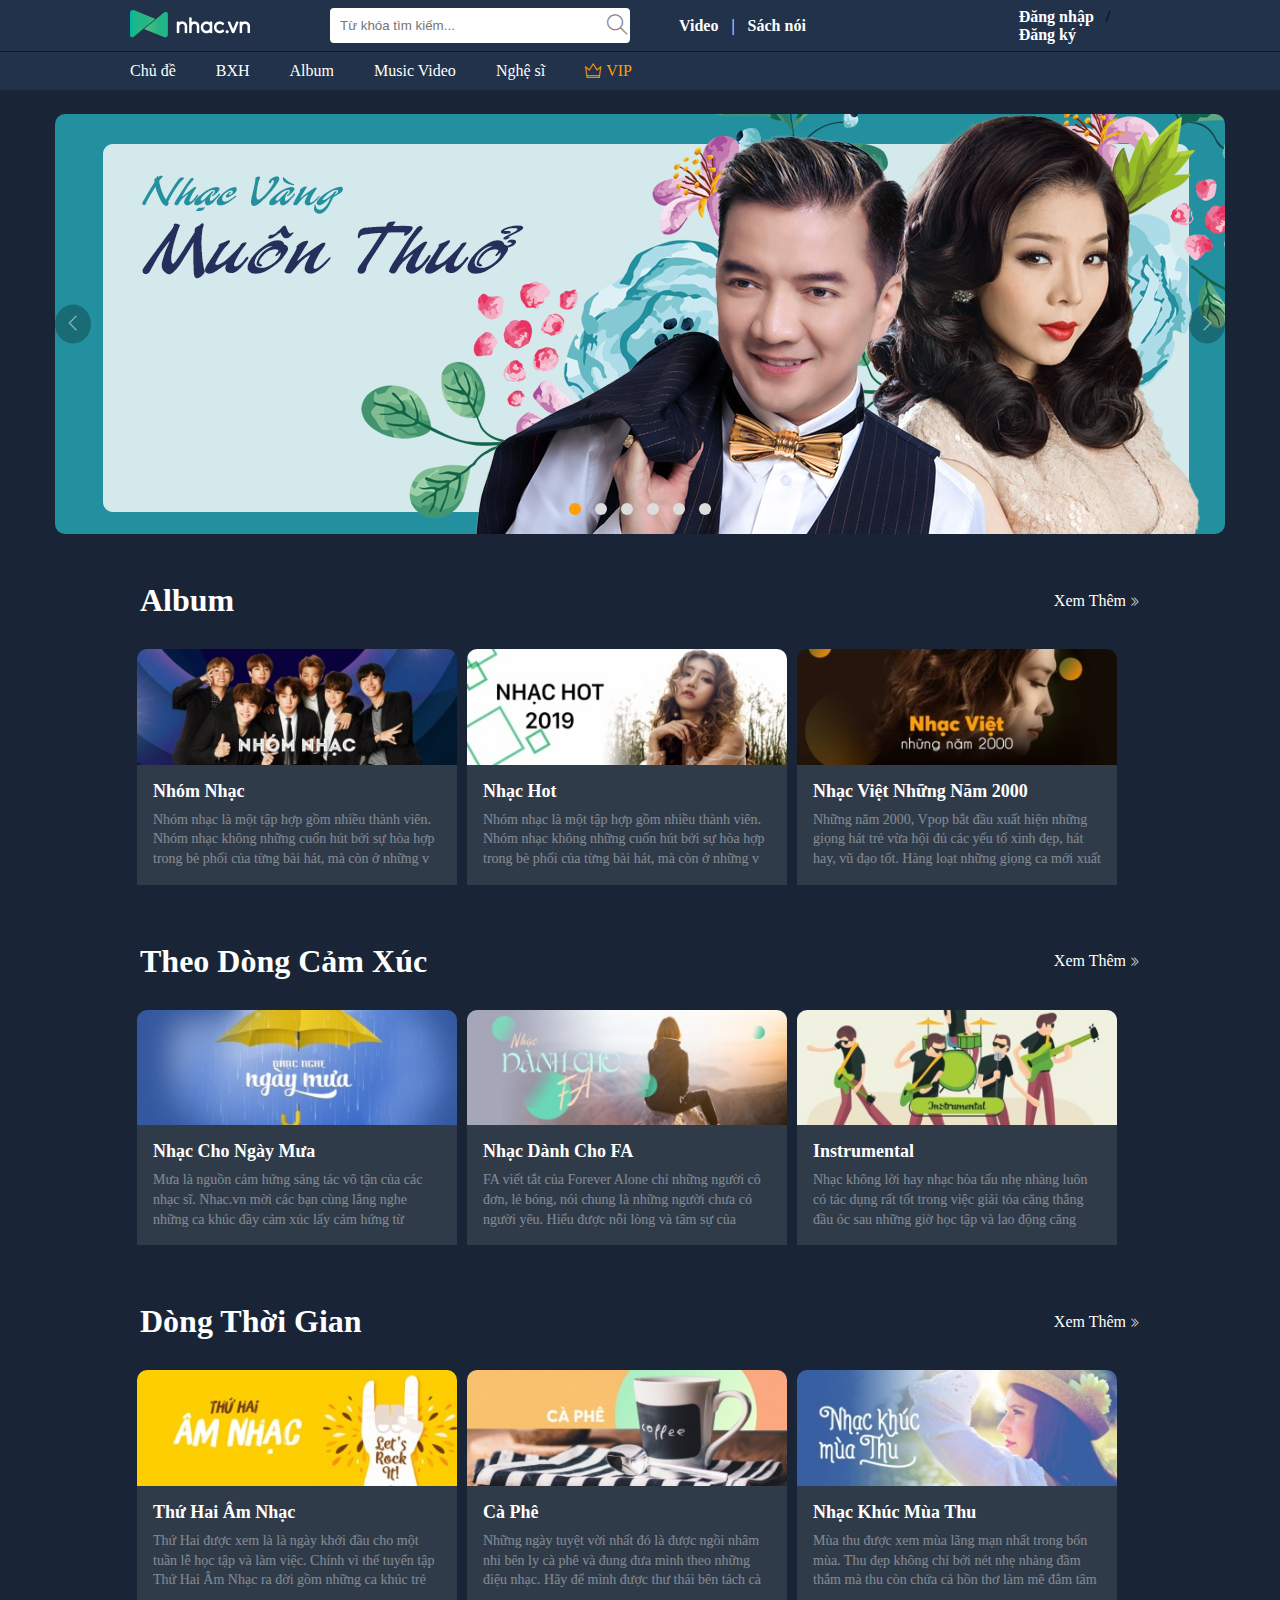
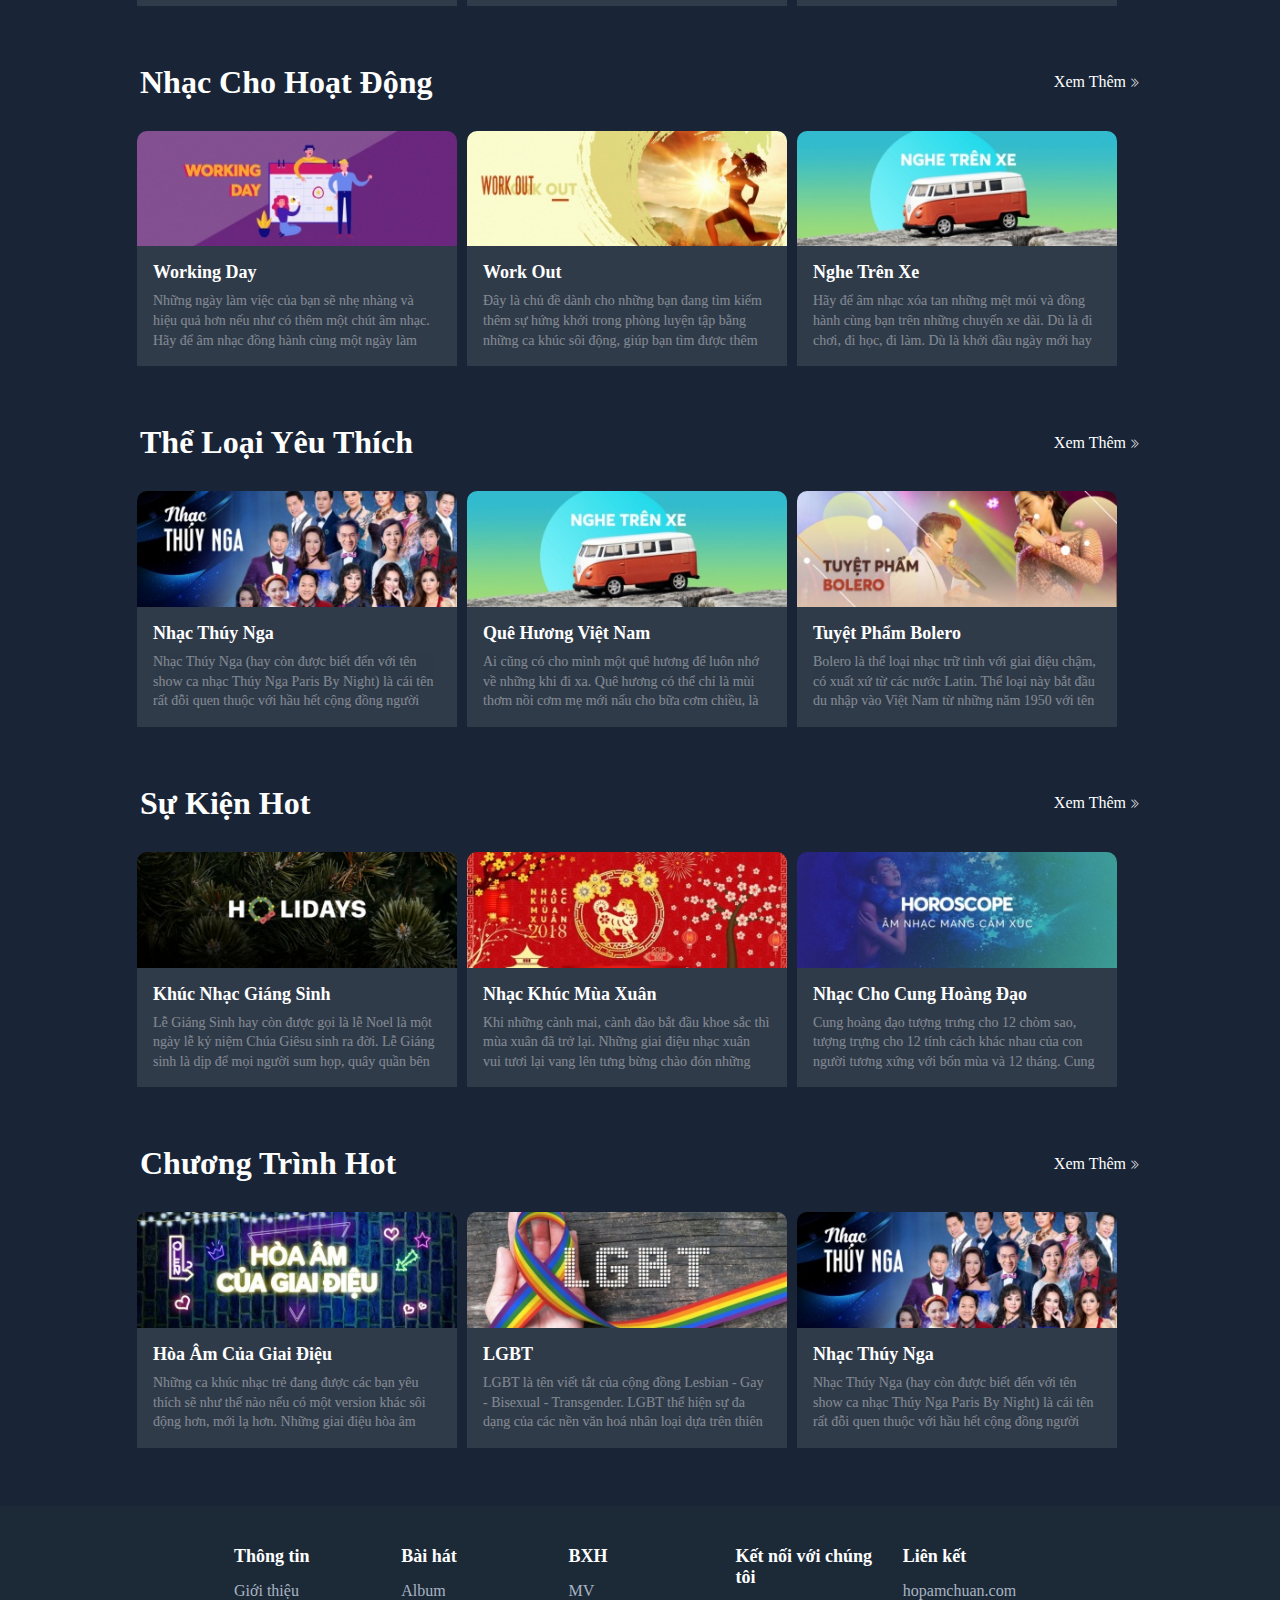
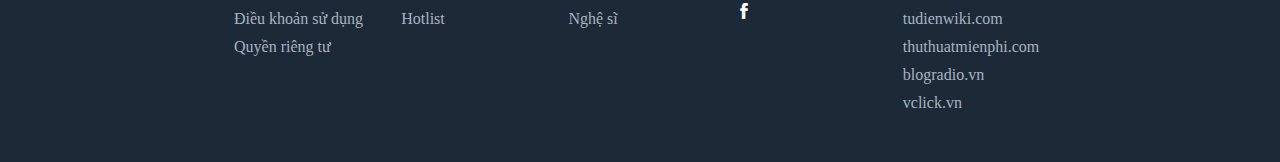
<file: music_theme.html>
<!DOCTYPE html>
<html lang="en">
<head>
    <meta charset="UTF-8">
    <meta name="viewport" content="width=device-width, initial-scale=1.0">
    <title>Music Theme</title>
    <link rel="stylesheet" href="/Asset/CSS/Style.css">
    <link rel="stylesheet" href="/Asset/Fonts/themify-icons/themify-icons.css">
</head>
<body>
    <div id="Header">
        <!--Header 1-->
        <div class="Header-logo">   
            <div class="Logo">
                <a href="/Html/index.html">
                    <img src="/Asset/IMG/Logos/logo1.png">
                </a>
            </div>

            <div class="search-bar">
                <input type="text" class="search-bar-input" placeholder="Từ khóa tìm kiếm...">
                <button type="submit" class="search-bar-btn">
                    <i class="ti-search"></i>
                </button>
            </div>

            <nav class="nav-links">
                <a href="/Html/error.html">Video</a>
                <span>|</span>
                <a href="/Html/error.html">Sách nói</a>
            </nav>
            <div class="login-header">
                <a href="/Html/error.html">Đăng nhập</a>
                <span>/</span>
                <a href="/Html/error.html">Đăng ký</a>
           </div>
            
        </div>

        <!--Header 2-->
        <div class="Header-Menu">
            <!--Nav chinh-->
            <nav class="nav-main">
                <a href="/Html/music_theme.html">Chủ đề</a>
                <a href="/Html/top_song.html">BXH</a>
                <a href="/Html/album.html">Album</a>
                <a href="/Html/music_video.html">Music Video</a>
                <a href="/Html/artist.html">Nghệ sĩ</a>
                <a href="/Html/error.html" class="vip-link"><i class="ti-crown"></i> VIP</a>
            </nav>

            <!--Sub-nav-->
        </div>
    </div>

    <div id="Slider">
        <div class="slider-container Music-theme-slider-container">
            <!--Slider img-->
            <div class="slider-wrapper">
                <!-- Slider list -->
                <div class="slider-list">
                    <img src="/Asset/IMG/Slider-Music_theme/Slider-Music_Theme-1.jpg" class="slider-list-img" alt="slider 1">
                    <img src="/Asset/IMG/Slider-Music_theme/Slider-Music_Theme-2.jpg" class="slider-list-img" alt="slider 2">
                    <img src="/Asset/IMG/Slider-Music_theme/Slider-Music_Theme-3.jpg" class="slider-list-img" alt="slider 3">
                    <img src="/Asset/IMG/Slider-Music_theme/Slider-Music_Theme-4.jpg" class="slider-list-img" alt="slider 4">
                    <img src="/Asset/IMG/Slider-Music_theme/Slider-Music_Theme-5.jpg" class="slider-list-img" alt="slider 5">
                    <img src="/Asset/IMG/Slider-Music_theme/Slider-Music_Theme-6.jpg" class="slider-list-img" alt="slider 6">
                </div>
            </div>

            <!-- Container chứa các mũi tên -->
            <div class="arrow">
                <!-- arrow-left -->
                    <div class="arrow-left">
                        <i class="ti-angle-left"></i>
                    </div>
        
                    <!-- arrow-right -->
                    <div class="arrow-right">
                        <i class="ti-angle-right"></i>
                    </div>
                </div>
            
            <!-- Navigation Dots -->
            <div class="navigation-dots">
                <span class="dot dot-0 active"></span>
                <span class="dot dot-1"></span>
                <span class="dot dot-2"></span>
                <span class="dot dot-3"></span>
                <span class="dot dot-4"></span>
                <span class="dot dot-5"></span>
            </div>
        </div>
    </div>

    <div id="Content">
        <!-- Playlist hôm nay Section-->
        <div class="album-seclection music-theme-album-seclection">
            <!-- Album title -->
           <div class="album-title-selector music-theme-title-selector">
               <h2 class="album-title music-theme-title">Album</h2>
               <a href="/Html/error.html" class="music-theme-decs">Xem Thêm
                    <i class="ti-angle-double-right"></i>
               </a>
           </div>
           
            <!-- Album img -->
           <div class="row playlist-container music-theme-playlist-container">
               <div class="col col-third playlist-item music-theme-playlist-list text-white">
                    <img src="/Asset/IMG/Hothit/hothit1.jpg" alt="Thứ High" class="music-theme-playlist-item-img">
                   <a href="/Html/error.html" class="music-theme-playlist-item">
                        <p class="music-theme-playlist-item-title">Nhóm Nhạc</p>
                        <p class="music-theme-playlist-item-decs">Nhóm nhạc là một tập hợp gồm nhiều thành viên. Nhóm nhạc không những cuốn hút bởi sự hòa hợp trong bè phối của từng bài hát, mà còn ở những v</p>
                    </a>
                </div>
                   

                <div class="col col-third playlist-item music-theme-playlist-list text-white">
                    <img src="/Asset/IMG/Hothit/hothit2.jpg" alt="Thứ High" class="music-theme-playlist-item-img">
                   <a href="/Html/error.html" class="music-theme-playlist-item">
                        <p class="music-theme-playlist-item-title">Nhạc Hot</p>
                        <p class="music-theme-playlist-item-decs">Nhóm nhạc là một tập hợp gồm nhiều thành viên. Nhóm nhạc không những cuốn hút bởi sự hòa hợp trong bè phối của từng bài hát, mà còn ở những v</p>
                    </a>
                </div>

                <div class="col col-third playlist-item music-theme-playlist-list text-white">
                    <img src="/Asset/IMG/Hothit/hothit3.jpg" alt="Thứ High" class="music-theme-playlist-item-img">
                   <a href="/Html/error.html" class="music-theme-playlist-item">
                        <p class="music-theme-playlist-item-title">Nhạc Việt Những Năm 2000</p>
                        <p class="music-theme-playlist-item-decs">Những năm 2000, Vpop bắt đầu xuất hiện những giọng hát trẻ vừa hội đủ các yếu tố xinh đẹp, hát hay, vũ đạo tốt. Hàng loạt những giọng ca mới xuất</p>
                    </a>
                </div>
           </div>
        </div>

        <div class="album-seclection music-theme-album-seclection">
            <!-- Album title -->
           <div class="album-title-selector music-theme-title-selector">
               <h2 class="album-title music-theme-title">Theo Dòng Cảm Xúc</h2>
               <a href="#" class="music-theme-decs">Xem Thêm
                    <i class="ti-angle-double-right"></i>
               </a>
           </div>
           
            <!-- Album img -->
           <div class="row playlist-container music-theme-playlist-container">
               <div class="col col-third playlist-item music-theme-playlist-list text-white">
                    <img src="/Asset/IMG/Hothit/hothit4.jpg" alt="Thứ High" class="music-theme-playlist-item-img">
                   <a href="/Html/error.html" class="music-theme-playlist-item">
                        <p class="music-theme-playlist-item-title">Nhạc Cho Ngày Mưa</p>
                        <p class="music-theme-playlist-item-decs">Mưa là nguồn cảm hứng sáng tác vô tận của các nhạc sĩ. Nhac.vn mời các bạn cùng lắng nghe những ca khúc đầy cảm xúc lấy cảm hứng từ</p>
                    </a>
                </div>
                   

                <div class="col col-third playlist-item music-theme-playlist-list text-white">
                    <img src="/Asset/IMG/Hothit/hothit5.jpg" alt="Thứ High" class="music-theme-playlist-item-img">
                   <a href="/Html/error.html" class="music-theme-playlist-item">
                        <p class="music-theme-playlist-item-title">Nhạc Dành Cho FA</p>
                        <p class="music-theme-playlist-item-decs">FA viết tắt của Forever Alone chỉ những người cô đơn, lẻ bóng, nói chung là những người chưa có người yêu. Hiểu được nỗi lòng và tâm sự của</p>
                    </a>
                </div>

                <div class="col col-third playlist-item music-theme-playlist-list text-white">
                    <img src="/Asset/IMG/Hothit/hothit6.jpg" alt="Thứ High" class="music-theme-playlist-item-img">
                   <a href="/Html/error.html" class="music-theme-playlist-item">
                        <p class="music-theme-playlist-item-title">Instrumental</p>
                        <p class="music-theme-playlist-item-decs">Nhạc không lời hay nhạc hòa tấu nhẹ nhàng luôn có tác dụng rất tốt trong việc giải tỏa căng thẳng đầu óc sau những giờ học tập và lao động căng</p>
                    </a>
                </div>
           </div>
        </div>

        <div class="album-seclection music-theme-album-seclection">
            <!-- Album title -->
           <div class="album-title-selector music-theme-title-selector">
               <h2 class="album-title music-theme-title">Dòng Thời Gian</h2>
               <a href="#" class="music-theme-decs">Xem Thêm
                    <i class="ti-angle-double-right"></i>
               </a>
           </div>
           
            <!-- Album img -->
           <div class="row playlist-container music-theme-playlist-container">
               <div class="col col-third playlist-item music-theme-playlist-list text-white">
                    <img src="/Asset/IMG/Hothit/hothit7.jpg" alt="Thứ High" class="music-theme-playlist-item-img">
                   <a href="/Html/error.html" class="music-theme-playlist-item">
                        <p class="music-theme-playlist-item-title">Thứ Hai Âm Nhạc</p>
                        <p class="music-theme-playlist-item-decs">Thứ Hai được xem là là ngày khởi đầu cho một tuần lễ học tập và làm việc. Chính vì thế tuyển tập Thứ Hai Âm Nhạc ra đời gồm những ca khúc trẻ</p>
                    </a>
                </div>
                   

                <div class="col col-third playlist-item music-theme-playlist-list text-white">
                    <img src="/Asset/IMG/Hothit/hothit8.jpg" alt="Thứ High" class="music-theme-playlist-item-img">
                   <a href="/Html/error.html" class="music-theme-playlist-item">
                        <p class="music-theme-playlist-item-title">Cà Phê</p>
                        <p class="music-theme-playlist-item-decs">Những ngày tuyệt vời nhất đó là được ngồi nhâm nhi bên ly cà phê và đung đưa mình theo những điệu nhạc. Hãy để mình được thư thái bên tách cà</p>
                    </a>
                </div>

                <div class="col col-third playlist-item music-theme-playlist-list text-white">
                    <img src="/Asset/IMG/Hothit/hothit9.jpg" alt="Thứ High" class="music-theme-playlist-item-img">
                   <a href="/Html/error.html" class="music-theme-playlist-item">
                        <p class="music-theme-playlist-item-title">Nhạc Khúc Mùa Thu</p>
                        <p class="music-theme-playlist-item-decs">Mùa thu được xem mùa lãng mạn nhất trong bốn mùa. Thu đẹp không chỉ bởi nét nhẹ nhàng đầm thắm mà thu còn chứa cả hồn thơ làm mê đắm tâm</p>
                    </a>
                </div>
           </div>
        </div>

        <div class="album-seclection music-theme-album-seclection">
            <!-- Album title -->
           <div class="album-title-selector music-theme-title-selector">
               <h2 class="album-title music-theme-title">Nhạc Cho Hoạt Động</h2>
               <a href="#" class="music-theme-decs">Xem Thêm
                    <i class="ti-angle-double-right"></i>
               </a>
           </div>
           
            <!-- Album img -->
           <div class="row playlist-container music-theme-playlist-container">
               <div class="col col-third playlist-item music-theme-playlist-list text-white">
                    <img src="/Asset/IMG/Hothit/hothit10.jpg" alt="Thứ High" class="music-theme-playlist-item-img">
                   <a href="/Html/error.html" class="music-theme-playlist-item">
                        <p class="music-theme-playlist-item-title">Working Day</p>
                        <p class="music-theme-playlist-item-decs">Những ngày làm việc của bạn sẽ nhẹ nhàng và hiệu quả hơn nếu như có thêm một chút âm nhạc. Hãy để âm nhạc đồng hành cùng một ngày làm</p>
                    </a>
                </div>
                   

                <div class="col col-third playlist-item music-theme-playlist-list text-white">
                    <img src="/Asset/IMG/Hothit/hothit11.jpg" alt="Thứ High" class="music-theme-playlist-item-img">
                   <a href="/Html/error.html" class="music-theme-playlist-item">
                        <p class="music-theme-playlist-item-title">Work Out</p>
                        <p class="music-theme-playlist-item-decs">Đây là chủ đề dành cho những bạn đang tìm kiếm thêm sự hứng khởi trong phòng luyện tập bằng những ca khúc sôi động, giúp bạn tìm được thêm</p>
                    </a>
                </div>

                <div class="col col-third playlist-item music-theme-playlist-list text-white">
                    <img src="/Asset/IMG/Hothit/hothit12.jpg" alt="Thứ High" class="music-theme-playlist-item-img">
                   <a href="/Html/error.html" class="music-theme-playlist-item">
                        <p class="music-theme-playlist-item-title">Nghe Trên Xe</p>
                        <p class="music-theme-playlist-item-decs">Hãy để âm nhạc xóa tan những mệt mỏi và đồng hành cùng bạn trên những chuyến xe dài. Dù là đi chơi, đi học, đi làm. Dù là khởi đầu ngày mới hay</p>
                    </a>
                </div>
           </div>
        </div>

        <div class="album-seclection music-theme-album-seclection">
            <!-- Album title -->
           <div class="album-title-selector music-theme-title-selector">
               <h2 class="album-title music-theme-title">Thể Loại Yêu Thích</h2>
               <a href="#" class="music-theme-decs">Xem Thêm
                    <i class="ti-angle-double-right"></i>
               </a>
           </div>
           
            <!-- Album img -->
           <div class="row playlist-container music-theme-playlist-container">
               <div class="col col-third playlist-item music-theme-playlist-list text-white">
                    <img src="/Asset/IMG/Hothit/hothit13.jpg" alt="Thứ High" class="music-theme-playlist-item-img">
                   <a href="/Html/error.html" class="music-theme-playlist-item">
                        <p class="music-theme-playlist-item-title">Nhạc Thúy Nga</p>
                        <p class="music-theme-playlist-item-decs">Nhạc Thúy Nga (hay còn được biết đến với tên show ca nhạc Thúy Nga Paris By Night) là cái tên rất đỗi quen thuộc với hầu hết cộng đồng người</p>
                    </a>
                </div>
                   

                <div class="col col-third playlist-item music-theme-playlist-list text-white">
                    <img src="/Asset/IMG/Hothit/hothit12.jpg" alt="Thứ High" class="music-theme-playlist-item-img">
                   <a href="/Html/error.html" class="music-theme-playlist-item">
                        <p class="music-theme-playlist-item-title">Quê Hương Việt Nam</p>
                        <p class="music-theme-playlist-item-decs">Ai cũng có cho mình một quê hương để luôn nhớ về những khi đi xa. Quê hương có thể chỉ là mùi thơm nồi cơm mẹ mới nấu cho bữa cơm chiều, là</p>
                    </a>
                </div>

                <div class="col col-third playlist-item music-theme-playlist-list text-white">
                    <img src="/Asset/IMG/Hothit/hothit15.jpg" alt="Thứ High" class="music-theme-playlist-item-img">
                   <a href="/Html/error.html" class="music-theme-playlist-item">
                        <p class="music-theme-playlist-item-title">Tuyệt Phẩm Bolero</p>
                        <p class="music-theme-playlist-item-decs">Bolero là thể loại nhạc trữ tình với giai điệu chậm, có xuất xứ từ các nước Latin. Thể loại này bắt đầu du nhập vào Việt Nam từ những năm 1950 với tên</p>
                    </a>
                </div>
           </div>
        </div>

        <div class="album-seclection music-theme-album-seclection">
            <!-- Album title -->
           <div class="album-title-selector music-theme-title-selector">
               <h2 class="album-title music-theme-title">Sự Kiện Hot</h2>
               <a href="#" class="music-theme-decs">Xem Thêm
                    <i class="ti-angle-double-right"></i>
               </a>
           </div>
           
            <!-- Album img -->
           <div class="row playlist-container music-theme-playlist-container">
               <div class="col col-third playlist-item music-theme-playlist-list text-white">
                    <img src="/Asset/IMG/Hothit/hothit16.jpg" alt="Thứ High" class="music-theme-playlist-item-img">
                   <a href="/Html/error.html" class="music-theme-playlist-item">
                        <p class="music-theme-playlist-item-title">Khúc Nhạc Giáng Sinh</p>
                        <p class="music-theme-playlist-item-decs">Lễ Giáng Sinh hay còn được gọi là lễ Noel là một ngày lễ kỷ niệm Chúa Giêsu sinh ra đời. Lễ Giáng sinh là dịp để mọi người sum họp, quây quần bên</p>
                    </a>
                </div>
                   

                <div class="col col-third playlist-item music-theme-playlist-list text-white">
                    <img src="/Asset/IMG/Hothit/hothit17.jpg" alt="Thứ High" class="music-theme-playlist-item-img">
                   <a href="/Html/error.html" class="music-theme-playlist-item">
                        <p class="music-theme-playlist-item-title">Nhạc Khúc Mùa Xuân</p>
                        <p class="music-theme-playlist-item-decs">Khi những cành mai, cành đào bắt đầu khoe sắc thì mùa xuân đã trở lại. Những giai điệu nhạc xuân vui tươi lại vang lên tưng bừng chào đón những</p>
                    </a>
                </div>

                <div  class="col col-third playlist-item music-theme-playlist-list text-white">
                    <img src="/Asset/IMG/Hothit/hothit18.jpg" alt="Thứ High" class="music-theme-playlist-item-img">
                   <a href="/Html/error.html" class="music-theme-playlist-item">
                        <p class="music-theme-playlist-item-title">Nhạc Cho Cung Hoàng Đạo</p>
                        <p class="music-theme-playlist-item-decs">Cung hoàng đạo tượng trưng cho 12 chòm sao, tượng trựng cho 12 tính cách khác nhau của con người tương xứng với bốn mùa và 12 tháng. Cung</p>
                    </a>
                </div>
           </div>
        </div>

        <div class="album-seclection music-theme-album-seclection">
            <!-- Album title -->
           <div class="album-title-selector music-theme-title-selector">
               <h2 class="album-title music-theme-title">Chương Trình Hot</h2>
               <a href="#" class="music-theme-decs">Xem Thêm
                    <i class="ti-angle-double-right"></i>
               </a>
           </div>
           
            <!-- Album img -->
           <div class="row playlist-container music-theme-playlist-container">
               <div  class="col col-third playlist-item music-theme-playlist-list text-white">
                    <img src="/Asset/IMG/Hothit/hothit19.jpg" alt="Thứ High" class="music-theme-playlist-item-img">
                   <a href="/Html/error.html" class="music-theme-playlist-item">
                        <p class="music-theme-playlist-item-title">Hòa Âm Của Giai Điệu</p>
                        <p class="music-theme-playlist-item-decs">Những ca khúc nhạc trẻ đang được các bạn yêu thích sẽ như thế nào nếu có một version khác sôi động hơn, mới lạ hơn. Những giai điệu hòa âm</p>
                    </a>
                </div>
                   

                <div  class="col col-third playlist-item music-theme-playlist-list text-white">
                    <img src="/Asset/IMG/Hothit/hothit20.jpg" alt="Thứ High" class="music-theme-playlist-item-img">
                   <a href="/Html/error.html" class="music-theme-playlist-item">
                        <p class="music-theme-playlist-item-title">LGBT</p>
                        <p class="music-theme-playlist-item-decs">LGBT là tên viết tắt của cộng đồng Lesbian - Gay - Bisexual - Transgender. LGBT thể hiện sự đa dạng của các nền văn hoá nhân loại dựa trên thiên</p>
                    </a>
                </div>

                <div class="col col-third playlist-item music-theme-playlist-list text-white">
                    <img src="/Asset/IMG/Hothit/hothit21.jpg" alt="Thứ High" class="music-theme-playlist-item-img">
                   <a href="/Html/error.html" class="music-theme-playlist-item">
                        <p class="music-theme-playlist-item-title">Nhạc Thúy Nga</p>
                        <p class="music-theme-playlist-item-decs">Nhạc Thúy Nga (hay còn được biết đến với tên show ca nhạc Thúy Nga Paris By Night) là cái tên rất đỗi quen thuộc với hầu hết cộng đồng người</p>
                    </a>
                </div>
           </div>
        </div>
    </div>

    <footer class="footer-section">
        <div class="footer-fixed">
            <div class="row playlist-container">
                <div class="col col-fifth">
                    <h4>Thông tin</h4>
                    <ul>
                        <li><a href="/Html/error.html">Giới thiệu</a></li>
                        <li><a href="/Html/error.html">Điều khoản sử dụng</a></li>
                        <li><a href="/Html/error.html">Quyền riêng tư</a></li>
                    </ul>
                </div>
                <div class="col col-fifth">
                    <h4>Bài hát</h4>
                    <ul>
                        <li><a href="/Html/album.html">Album</a></li>
                        <li><a href="/Html/top_song.html">Hotlist</a></li>
                    </ul>
                </div>
                <div class="col col-fifth">
                    <h4>BXH</h4>
                    <ul>
                        <li><a href="/Html/music_theme.html">MV</a></li>
                        <li><a href="/Html/artist.html">Nghệ sĩ</a></li>
                    </ul>
                </div>
                <div class="col col-fifth">
                    <h4>Kết nối với chúng tôi</h4>
                    <i class="ti-facebook"></i>
                </div>
                <div class="col col-fifth">
                    <h4>Liên kết</h4>
                    <ul>
                        <li><a href="/Html/error.html">hopamchuan.com</a></li>
                        <li><a href="/Html/error.html">tudienwiki.com</a></li>
                        <li><a href="/Html/error.html">thuthuatmienphi.com</a></li>
                        <li><a href="/Html/error.html">blogradio.vn</a></li>
                        <li><a href="/Html/error.html">vclick.vn</a></li>
                    </ul>
                </div>
            </div>
        </div>
    </footer>

    <script src="/Javascripts/index.js"></script>
</body>
</html>
</file>
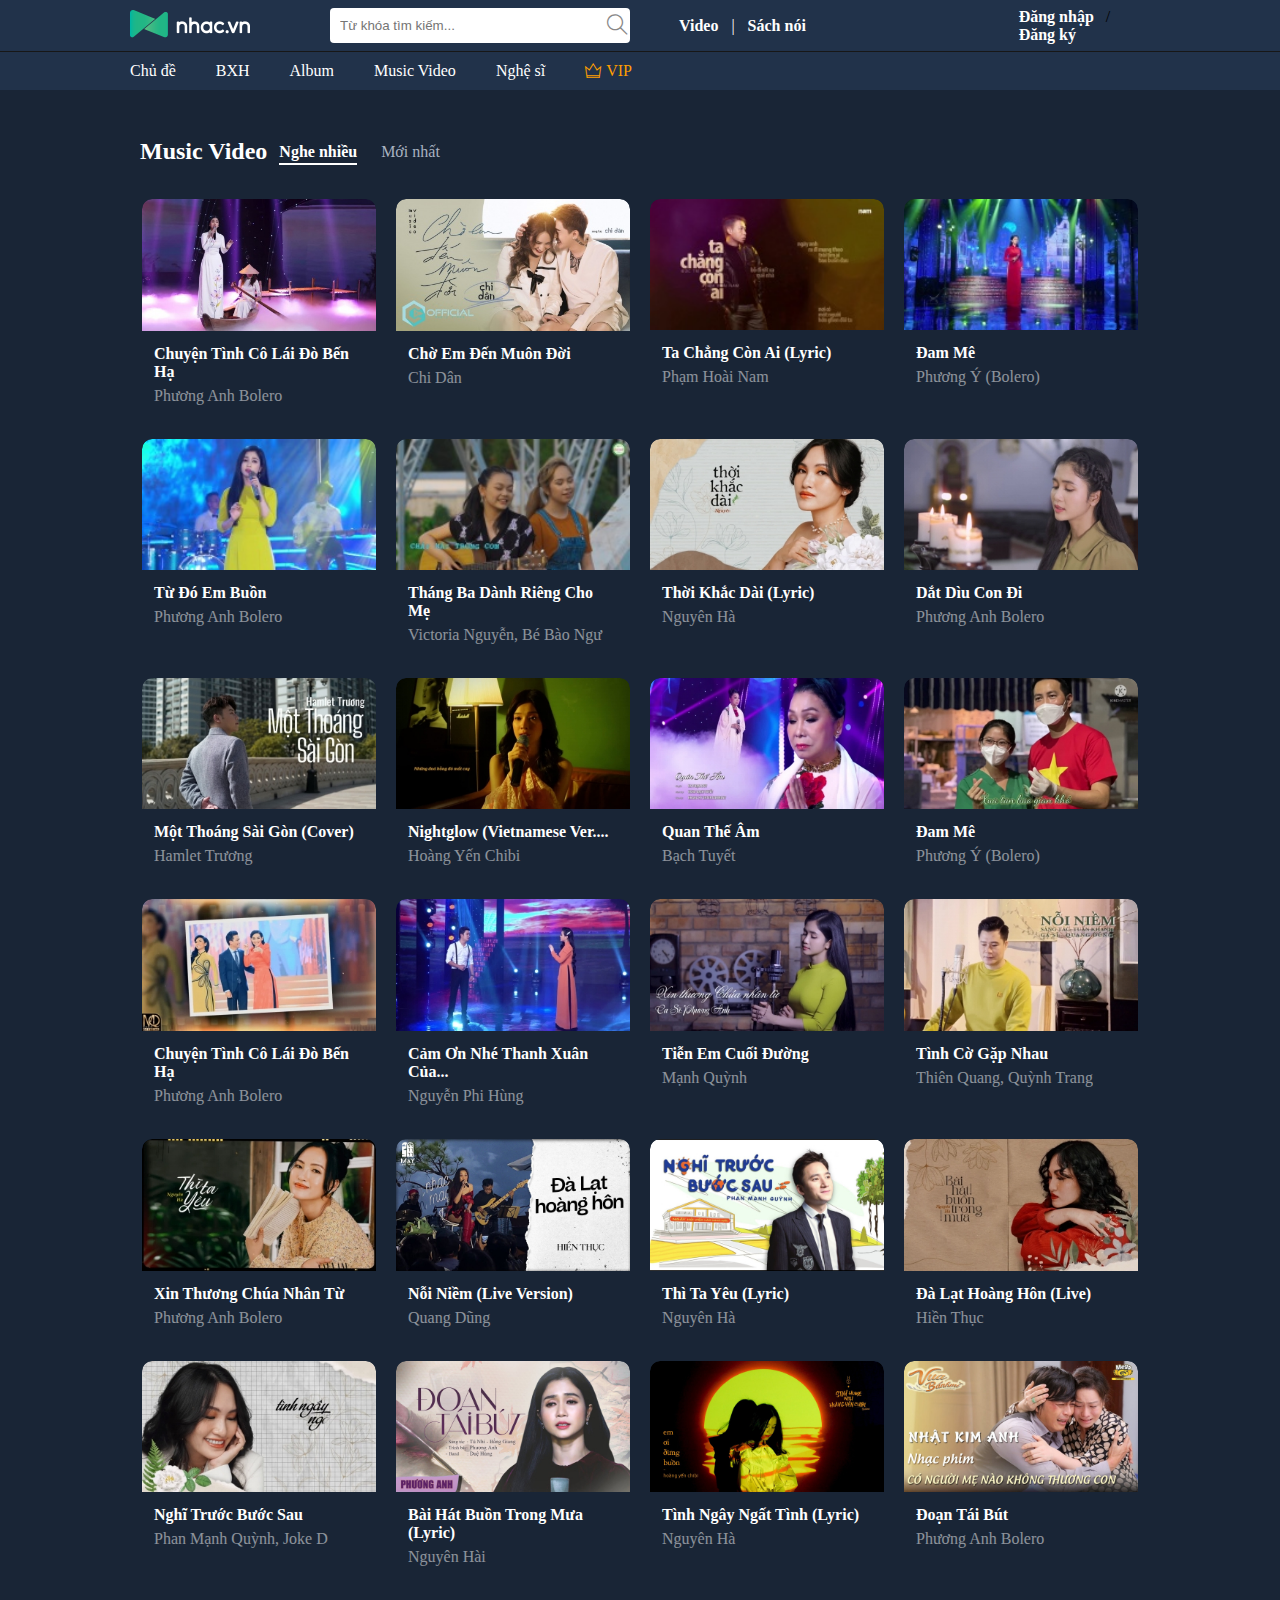
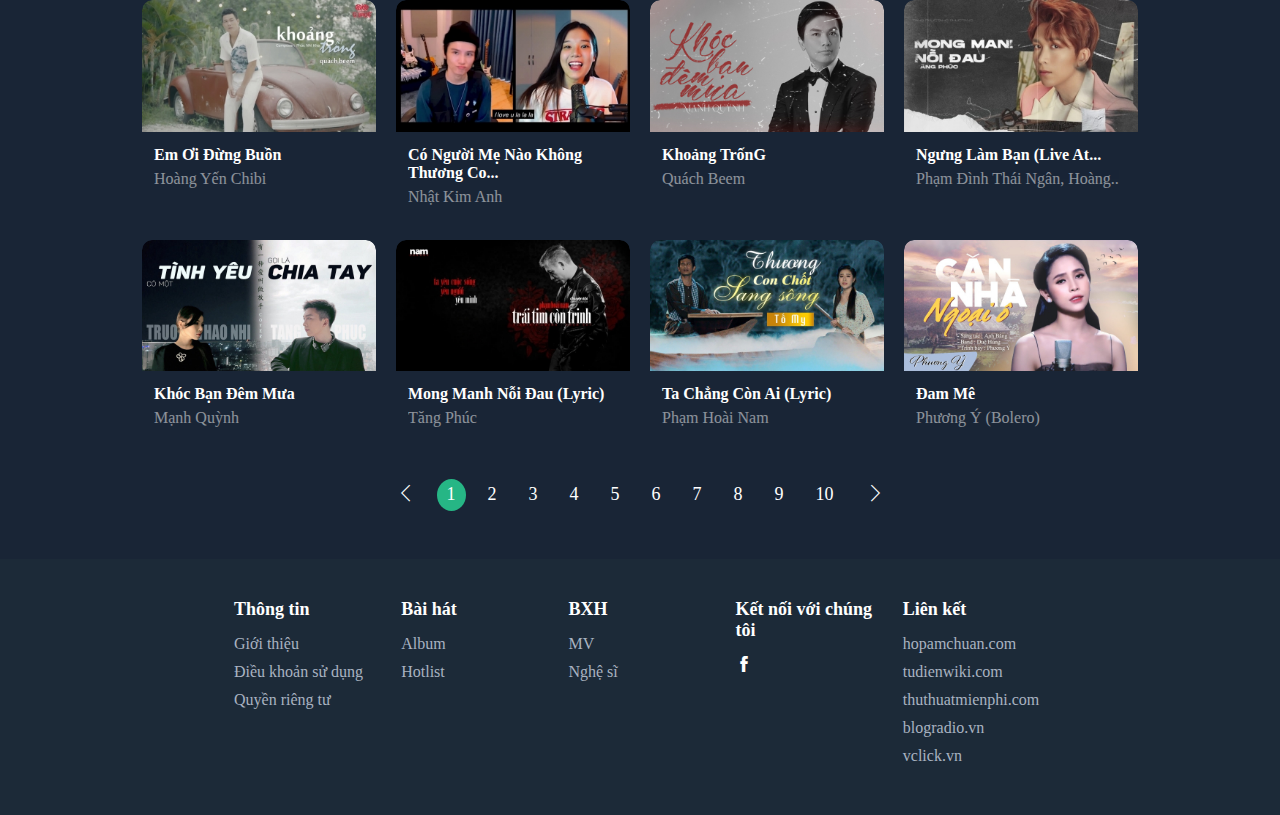
<file: music_video.html>
<!DOCTYPE html>
<html lang="en">
<head>
    <meta charset="UTF-8">
    <meta name="viewport" content="width=device-width, initial-scale=1.0">
    <title>Music Video</title>
    <link rel="stylesheet" href="/Asset/CSS/Style.css">
    <link rel="stylesheet" href="/Asset/Fonts/themify-icons/themify-icons.css">
</head>
<body>
    <div id="Header">
        <!--Header 1-->
        <div class="Header-logo">   
            <div class="Logo">
                <a href="/Html/index.html">
                    <img src="/Asset/IMG/Logos/logo1.png">
                </a>
            </div>

            <div class="search-bar">
                <input type="text" class="search-bar-input" placeholder="Từ khóa tìm kiếm...">
                <button type="submit" class="search-bar-btn">
                    <i class="ti-search"></i>
                </button>
            </div>

            <nav class="nav-links">
                <a href="/Html/error.html">Video</a>
                <span>|</span>
                <a href="/Html/error.html">Sách nói</a>
            </nav>
            <div class="login-header">
                <a href="/Html/error.html">Đăng nhập</a>
                <span>/</span>
                <a href="/Html/error.html">Đăng ký</a>
           </div>
            
        </div>

        <!--Header 2-->
        <div class="Header-Menu">
            <!--Nav chinh-->
            <nav class="nav-main">
                <a href="/Html/music_theme.html">Chủ đề</a>
                <a href="/Html/top_song.html">BXH</a>
                <a href="/Html/album.html">Album</a>
                <a href="/Html/music_video.html">Music Video</a>
                <a href="/Html/artist.html">Nghệ sĩ</a>
                <a href="/Html/error.html" class="vip-link"><i class="ti-crown"></i> VIP</a>
            </nav>

            <!--Sub-nav-->
        </div>
    </div>
    
    <!-- Music Video -->
    <div class="music-video-section">
        <!-- Music tilte -->
        <div class="music-video-title-selector">
            <h2 class="music-video-title">Music Video</h2>
            <div class="music-video-filters">
                <span class="filter active">Nghe nhiều</span>
                <span class="filter">Mới nhất</span>
            </div>
        </div>
        
        <!-- Music video img -->
        <div class="row playlist-container text-white">
            <a href="/Html/error.html" class="col col-fourth video-item">
                <img src="/Asset/IMG/Video_Musics/VDM1.jpg" alt="Chuyện Tình Cô Lái Đò Bến Hạ">
                <p class="playlist-item-title">Chuyện Tình Cô Lái Đò Bến Hạ</p>
                <p class="playlist-item-artist">Phương Anh Bolero</p>
            </a>
            <a href="/Html/error.html" class="col col-fourth video-item">
                <img src="/Asset/IMG/Video_Musics/VDM2.jpg" alt="Chờ Em Đến Muôn Đời">
                <p class="playlist-item-title">Chờ Em Đến Muôn Đời</p>
                <p class="playlist-item-artist">Chi Dân</p>
            </a>

            <a href="/Html/error.html" class="col col-fourth video-item">
                <img src="/Asset/IMG/Video_Musics/VDM3.jpg" alt="Chờ Em Đến Muôn Đời">
                <p class="playlist-item-title">Ta Chẳng Còn Ai (Lyric)</p>
                <p class="playlist-item-artist">Phạm Hoài Nam</p>
            </a>

            <a href="/Html/error.html" class="col col-fourth video-item">
                <img src="/Asset/IMG/Video_Musics/VDM4.jpg" alt="Chờ Em Đến Muôn Đời">
                <p class="playlist-item-title">Đam Mê</p>
                <p class="playlist-item-artist">Phương Ý (Bolero)</p>
            </a>  
        </div>

        <div class="row playlist-container text-white">
            <a href="/Html/error.html" class="col col-fourth video-item">
                <img src="/Asset/IMG/Video_Musics/VDM5.jpg" alt="Chuyện Tình Cô Lái Đò Bến Hạ">
                <p class="playlist-item-title">Từ Đó Em Buồn</p>
                <p class="playlist-item-artist">Phương Anh Bolero</p>
            </a>
            <a href="/Html/error.html" class="col col-fourth video-item">
                <img src="/Asset/IMG/Video_Musics/VDM6.jpg" alt="Chờ Em Đến Muôn Đời">
                <p class="playlist-item-title">Tháng Ba Dành Riêng Cho Mẹ</p>
                <p class="playlist-item-artist">Victoria Nguyễn, Bé Bào Ngư</p>
            </a>

            <a href="/Html/error.html" class="col col-fourth video-item">
                <img src="/Asset/IMG/Video_Musics/VDM7.jpg" alt="Chờ Em Đến Muôn Đời">
                <p class="playlist-item-title">Thời Khắc Dài (Lyric)</p>
                <p class="playlist-item-artist">Nguyên Hà</p>
            </a>

            <a href="/Html/error.html" class="col col-fourth video-item">
                <img src="/Asset/IMG/Video_Musics/VDM8.jpg" alt="Chờ Em Đến Muôn Đời">
                <p class="playlist-item-title">Dắt Dìu Con Đi</p>
                <p class="playlist-item-artist">Phương Anh Bolero</p>
            </a>  
        </div>

        <div class="row playlist-container text-white">
            <a href="/Html/error.html" class="col col-fourth video-item">
                <img src="/Asset/IMG/Video_Musics/VDM9.jpg" alt="Chuyện Tình Cô Lái Đò Bến Hạ">
                <p class="playlist-item-title">Một Thoáng Sài Gòn (Cover)</p>
                <p class="playlist-item-artist">Hamlet Trương</p>
            </a>
            <a href="/Html/error.html" class="col col-fourth video-item">
                <img src="/Asset/IMG/Video_Musics/VDM10.jpg" alt="Chờ Em Đến Muôn Đời">
                <p class="playlist-item-title">Nightglow (Vietnamese Ver....</p>
                <p class="playlist-item-artist">Hoàng Yến Chibi</p>
            </a>

            <a href="/Html/error.html" class="col col-fourth video-item">
                <img src="/Asset/IMG/Video_Musics/VDM11.jpg" alt="Chờ Em Đến Muôn Đời">
                <p class="playlist-item-title">Quan Thế Âm</p>
                <p class="playlist-item-artist">Bạch Tuyết</p>
            </a>

            <a href="/Html/error.html" class="col col-fourth video-item">
                <img src="/Asset/IMG/Video_Musics/VDM12.jpg" alt="Chờ Em Đến Muôn Đời">
                <p class="playlist-item-title">Đam Mê</p>
                <p class="playlist-item-artist">Phương Ý (Bolero)</p>
            </a>  
        </div>

        <div class="row playlist-container text-white">
            <a href="/Html/error.html" class="col col-fourth video-item">
                <img src="/Asset/IMG/Video_Musics/VDM13.jpg" alt="Chuyện Tình Cô Lái Đò Bến Hạ">
                <p class="playlist-item-title">Chuyện Tình Cô Lái Đò Bến Hạ</p>
                <p class="playlist-item-artist">Phương Anh Bolero</p>
            </a>
            <a href="/Html/error.html" class="col col-fourth video-item">
                <img src="/Asset/IMG/Video_Musics/VDM14.jpg" alt="Chờ Em Đến Muôn Đời">
                <p class="playlist-item-title">Cảm Ơn Nhé Thanh Xuân Của...</p>
                <p class="playlist-item-artist">Nguyễn Phi Hùng</p>
            </a>

            <a href="/Html/error.html" class="col col-fourth video-item">
                <img src="/Asset/IMG/Video_Musics/VDM15.jpg" alt="Chờ Em Đến Muôn Đời">
                <p class="playlist-item-title">Tiễn Em Cuối Đường</p>
                <p class="playlist-item-artist">Mạnh Quỳnh</p>
            </a>

            <a href="/Html/error.html" class="col col-fourth video-item">
                <img src="/Asset/IMG/Video_Musics/VDM16.jpg" alt="Chờ Em Đến Muôn Đời">
                <p class="playlist-item-title">Tình Cờ Gặp Nhau</p>
                <p class="playlist-item-artist">Thiên Quang, Quỳnh Trang</p>
            </a>  
        </div>

        <div class="row playlist-container text-white">
            <a href="/Html/error.html" class="col col-fourth video-item">
                <img src="/Asset/IMG/Video_Musics/VDM17.jpg" alt="Chuyện Tình Cô Lái Đò Bến Hạ">
                <p class="playlist-item-title">Xin Thương Chúa Nhân Từ</p>
                <p class="playlist-item-artist">Phương Anh Bolero</p>
            </a>
            <a href="/Html/error.html" class="col col-fourth video-item">
                <img src="/Asset/IMG/Video_Musics/VDM18.jpg" alt="Chờ Em Đến Muôn Đời">
                <p class="playlist-item-title">Nỗi Niềm (Live Version)</p>
                <p class="playlist-item-artist">Quang Dũng</p>
            </a>

            <a href="/Html/error.html" class="col col-fourth video-item">
                <img src="/Asset/IMG/Video_Musics/VDM19.jpg" alt="Chờ Em Đến Muôn Đời">
                <p class="playlist-item-title">Thì Ta Yêu (Lyric)</p>
                <p class="playlist-item-artist">Nguyên Hà</p>
            </a>

            <a href="/Html/error.html" class="col col-fourth video-item">
                <img src="/Asset/IMG/Video_Musics/VDM20.jpg" alt="Chờ Em Đến Muôn Đời">
                <p class="playlist-item-title">Đà Lạt Hoàng Hôn (Live)</p>
                <p class="playlist-item-artist">Hiền Thục</p>
            </a>  
        </div>

        <div class="row playlist-container text-white">
            <a href="/Html/error.html" class="col col-fourth video-item">
                <img src="/Asset/IMG/Video_Musics/VDM21.jpg" alt="Chuyện Tình Cô Lái Đò Bến Hạ">
                <p class="playlist-item-title">Nghĩ Trước Bước Sau</p>
                <p class="playlist-item-artist">Phan Mạnh Quỳnh, Joke D</p>
            </a>
            <a href="/Html/error.html" class="col col-fourth video-item">
                <img src="/Asset/IMG/Video_Musics/VDM22.jpg" alt="Chờ Em Đến Muôn Đời">
                <p class="playlist-item-title">Bài Hát Buồn Trong Mưa (Lyric)</p>
                <p class="playlist-item-artist">Nguyên Hài</p>
            </a>

            <a href="/Html/error.html" class="col col-fourth video-item">
                <img src="/Asset/IMG/Video_Musics/VDM23.jpg" alt="Chờ Em Đến Muôn Đời">
                <p class="playlist-item-title">Tình Ngây Ngất Tình (Lyric)</p>
                <p class="playlist-item-artist">Nguyên Hà</p>
            </a>

            <a href="/Html/error.html" class="col col-fourth video-item">
                <img src="/Asset/IMG/Video_Musics/VDM24.jpg" alt="Chờ Em Đến Muôn Đời">
                <p class="playlist-item-title">Đoạn Tái Bút</p>
                <p class="playlist-item-artist">Phương Anh Bolero</p>
            </a>  
        </div>

        <div class="row playlist-container text-white">
            <a href="/Html/error.html" class="col col-fourth video-item">
                <img src="/Asset/IMG/Video_Musics/VDM25.jpg" alt="Chuyện Tình Cô Lái Đò Bến Hạ">
                <p class="playlist-item-title">Em Ơi Đừng Buồn</p>
                <p class="playlist-item-artist">Hoàng Yến Chibi</p>
            </a>
            <a href="/Html/error.html" class="col col-fourth video-item">
                <img src="/Asset/IMG/Video_Musics/VDM26.jpg" alt="Chờ Em Đến Muôn Đời">
                <p class="playlist-item-title">Có Người Mẹ Nào Không Thương Co...</p>
                <p class="playlist-item-artist">Nhật Kim Anh</p>
            </a>

            <a href="/Html/error.html" class="col col-fourth video-item">
                <img src="/Asset/IMG/Video_Musics/VDM27.jpg" alt="Chờ Em Đến Muôn Đời">
                <p class="playlist-item-title">Khoảng TrốnG</p>
                <p class="playlist-item-artist">Quách Beem</p>
            </a>

            <a href="/Html/error.html" class="col col-fourth video-item">
                <img src="/Asset/IMG/Video_Musics/VDM28.jpg" alt="Chờ Em Đến Muôn Đời">
                <p class="playlist-item-title">Ngưng Làm Bạn (Live At...</p>
                <p class="playlist-item-artist">Phạm Đình Thái Ngân, Hoàng..</p>
            </a>  
        </div>

        <div class="row playlist-container text-white">
            <a href="/Html/error.html" class="col col-fourth video-item">
                <img src="/Asset/IMG/Video_Musics/VDM29.jpg" alt="Chuyện Tình Cô Lái Đò Bến Hạ">
                <p class="playlist-item-title">Khóc Bạn Đêm Mưa</p>
                <p class="playlist-item-artist">Mạnh Quỳnh</p>
            </a>
            <a href="/Html/error.html" class="col col-fourth video-item">
                <img src="/Asset/IMG/Video_Musics/VDM30.jpg" alt="Chờ Em Đến Muôn Đời">
                <p class="playlist-item-title">Mong Manh Nỗi Đau (Lyric)</p>
                <p class="playlist-item-artist">Tăng Phúc</p>
            </a>

            <a href="/Html/error.html" class="col col-fourth video-item">
                <img src="/Asset/IMG/Video_Musics/VDM31.jpg" alt="Chờ Em Đến Muôn Đời">
                <p class="playlist-item-title">Ta Chẳng Còn Ai (Lyric)</p>
                <p class="playlist-item-artist">Phạm Hoài Nam</p>
            </a>

            <a href="/Html/error.html" class="col col-fourth video-item">
                <img src="/Asset/IMG/Video_Musics/VDM32.jpg" alt="Chờ Em Đến Muôn Đời">
                <p class="playlist-item-title">Đam Mê</p>
                <p class="playlist-item-artist">Phương Ý (Bolero)</p>
            </a>  
        </div>
    </div>

    <!--Pagination-->
   <div class="Pagination">
        <a href=""><i class="ti-angle-left"></i></a>
        <a href="" class="active-pagination">1</a>
        <a href="/Html/error.html">2</a>
        <a href="/Html/error.html">3</a>
        <a href="/Html/error.html">4</a>
        <a href="/Html/error.html">5</a>
        <a href="/Html/error.html">6</a>
        <a href="/Html/error.html">7</a>
        <a href="/Html/error.html">8</a>
        <a href="/Html/error.html">9</a>
        <a href="/Html/error.html">10</a>
        <a href=""><i class="ti-angle-right"></i></a>
    </div>

    <footer class="footer-section">
        <div class="footer-fixed">
            <div class="row playlist-container">
                <div class="col col-fifth">
                    <h4>Thông tin</h4>
                    <ul>
                        <li><a href="/Html/error.html">Giới thiệu</a></li>
                        <li><a href="/Html/error.html">Điều khoản sử dụng</a></li>
                        <li><a href="/Html/error.html">Quyền riêng tư</a></li>
                    </ul>
                </div>
                <div class="col col-fifth">
                    <h4>Bài hát</h4>
                    <ul>
                        <li><a href="/Html/album.html">Album</a></li>
                        <li><a href="/Html/top_song.html">Hotlist</a></li>
                    </ul>
                </div>
                <div class="col col-fifth">
                    <h4>BXH</h4>
                    <ul>
                        <li><a href="/Html/music_theme.html">MV</a></li>
                        <li><a href="/Html/artist.html">Nghệ sĩ</a></li>
                    </ul>
                </div>
                <div class="col col-fifth">
                    <h4>Kết nối với chúng tôi</h4>
                    <i class="ti-facebook"></i>
                </div>
                <div class="col col-fifth">
                    <h4>Liên kết</h4>
                    <ul>
                        <li><a href="/Html/error.html">hopamchuan.com</a></li>
                        <li><a href="/Html/error.html">tudienwiki.com</a></li>
                        <li><a href="/Html/error.html">thuthuatmienphi.com</a></li>
                        <li><a href="/Html/error.html">blogradio.vn</a></li>
                        <li><a href="/Html/error.html">vclick.vn</a></li>
                    </ul>
                </div>
            </div>
        </div>
    </footer>
</body>
</html>
</file>
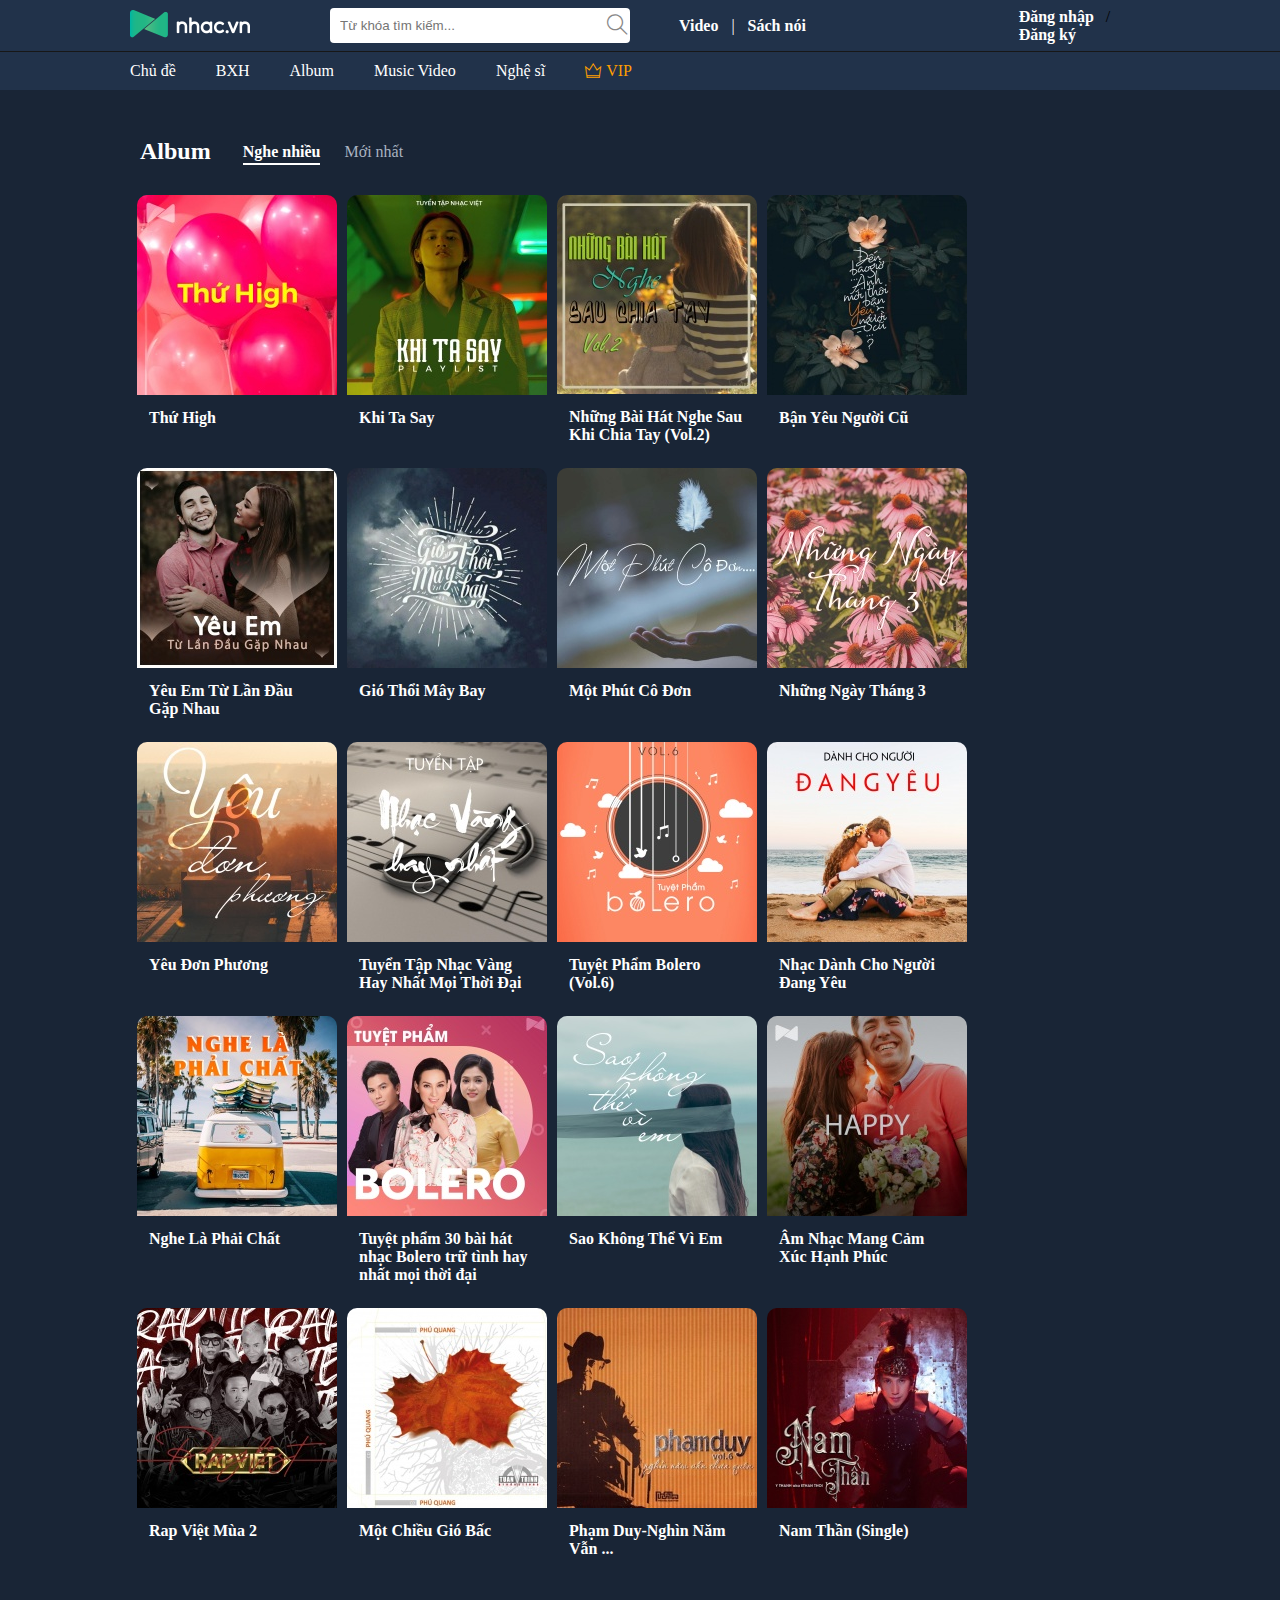
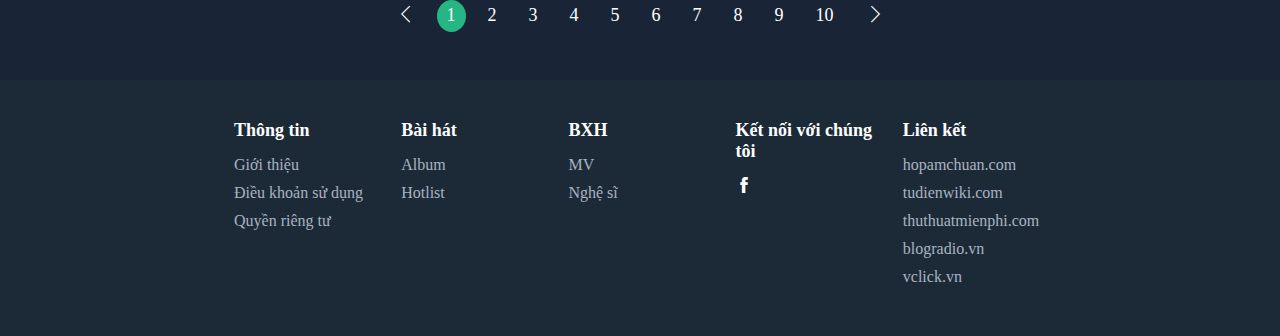
<file: Html/album.html>
<!DOCTYPE html>
<html lang="en">
<head>
    <meta charset="UTF-8">
    <meta name="viewport" content="width=device-width, initial-scale=1.0">
    <title>Album</title>
    <link rel="stylesheet" href="/Asset/CSS/Style.css">
    <link rel="stylesheet" href="/Asset/Fonts/themify-icons/themify-icons.css">
</head>
<body>
    <div id="Header">
        <!--Header 1-->
        <div class="Header-logo">   
            <div class="Logo">
                <a href="/Html/index.html">
                    <img src="/Asset/IMG/Logos/logo1.png">
                </a>
            </div>

            <div class="search-bar">
                <input type="text" class="search-bar-input" placeholder="Từ khóa tìm kiếm...">
                <button type="submit" class="search-bar-btn">
                    <i class="ti-search"></i>
                </button>
            </div>

            <nav class="nav-links">
                <a href="/Html/error.html">Video</a>
                <span>|</span>
                <a href="/Html/error.html">Sách nói</a>
            </nav>
            <div class="login-header">
                <a href="/Html/error.html">Đăng nhập</a>
                <span>/</span>
                <a href="/Html/error.html">Đăng ký</a>
           </div>
            
        </div>

        <!--Header 2-->
        <div class="Header-Menu">
            <!--Nav chinh-->
            <nav class="nav-main">
                <a href="/Html/music_theme.html">Chủ đề</a>
                <a href="/Html/top_song.html">BXH</a>
                <a href="/Html/album.html">Album</a>
                <a href="/Html/music_video.html">Music Video</a>
                <a href="/Html/artist.html">Nghệ sĩ</a>
                <a href="/Html/error.html" class="vip-link"><i class="ti-crown"></i> VIP</a>
            </nav>

            <!--Sub-nav-->
        </div>
    </div>

    <!-- Album Section -->
    <div class="album-seclection">
        <!-- Album title -->
       <div class="album-title-selector">
           <h2 class="album-title">Album</h2>
           <div class="album-filters">
               <span class="filter active">Nghe nhiều</span>
               <a href="/Html/error.html" class="filter">Mới nhất</a>
           </div>
       </div>
       
        <!-- Album img -->
       <div class="row playlist-container">
           <a href="/Html/error.html" class="col col-fourth playlist-item text-white">
               <img src="/Asset/IMG/Albums/album1.jpg" alt="Thứ High">
               <p class="playlist-item-title">Thứ High</p>
           </a>

           <a href="/Html/error.html" class="col col-fourth playlist-item text-white">
               <img src="/Asset/IMG/Albums/album2.jpg" alt="Thứ High">
               <p class="playlist-item-title">Khi Ta Say</p>
           </a>

           <a href="/Html/error.html" class="col col-fourth playlist-item text-white">
               <img src="/Asset/IMG/Albums/album3.jpg" alt="Thứ High">
               <p class="playlist-item-title">Những Bài Hát Nghe Sau Khi Chia Tay (Vol.2)</p>
           </a>

           <a href="/Html/error.html" class="col col-fourth playlist-item text-white">
               <img src="/Asset/IMG/Albums/album4.jpg" alt="Thứ High">
               <p class="playlist-item-title">Bận Yêu Người Cũ</p>
           </a>  
       </div>

       <div class="row playlist-container">
           <a href="/Html/error.html" class="col col-fourth playlist-item text-white">
               <img src="/Asset/IMG/Albums/album5.jpg" alt="Thứ High">
               <p class="playlist-item-title">Yêu Em Từ Lần Đầu Gặp Nhau</p>
           </a>

           <a href="/Html/error.html" class="col col-fourth playlist-item text-white">
               <img src="/Asset/IMG/Albums/album6.jpg" alt="Thứ High">
               <p class="playlist-item-title">Gió Thổi Mây Bay</p>
           </a>

           <a href="/Html/error.html" class="col col-fourth playlist-item text-white">
               <img src="/Asset/IMG/Albums/album7.jpg" alt="Thứ High">
               <p class="playlist-item-title">Một Phút Cô Đơn</p>
           </a>

           <a href="/Html/error.html" class="col col-fourth playlist-item text-white">
               <img src="/Asset/IMG/Albums/album8.jpg" alt="Thứ High">
               <p class="playlist-item-title">Những Ngày Tháng 3</p>
           </a>
       </div>

       <div class="row playlist-container">
           <a href="/Html/error.html" class="col col-fourth playlist-item text-white">
               <img src="/Asset/IMG/Albums/album9.jpg" alt="Thứ High">
               <p class="playlist-item-title">Yêu Đơn Phương</p>
           </a>

           <a href="/Html/error.html" class="col col-fourth playlist-item text-white">
               <img src="/Asset/IMG/Albums/album10.jpg" alt="Thứ High">
               <p class="playlist-item-title">Tuyển Tập Nhạc Vàng Hay Nhất Mọi Thời Đại</p>
           </a>

           <a href="/Html/error.html" class="col col-fourth playlist-item text-white">
               <img src="/Asset/IMG/Albums/album11.jpg" alt="Thứ High">
               <p class="playlist-item-title">Tuyệt Phẩm Bolero (Vol.6)</p>
           </a>

           <a href="/Html/error.html" class="col col-fourth playlist-item text-white">
               <img src="/Asset/IMG/Albums/album12.jpg" alt="Thứ High">
               <p class="playlist-item-title">Nhạc Dành Cho Người Đang Yêu</p>
           </a>
       </div>

       <div class="row playlist-container">
           <a href="/Html/error.html" class="col col-fourth playlist-item text-white">
               <img src="/Asset/IMG/Albums/album13.jpg" alt="Thứ High">
               <p class="playlist-item-title">Nghe Là Phải Chất</p>
           </a>

           <a href="/Html/error.html" class="col col-fourth playlist-item text-white">
               <img src="/Asset/IMG/Albums/album14.jpg" alt="Thứ High">
               <p class="playlist-item-title">Tuyệt phẩm 30 bài hát nhạc Bolero trữ tình hay nhất mọi thời đại</p>
           </a>

           <a href="/Html/error.html" class="col col-fourth playlist-item text-white">
               <img src="/Asset/IMG/Albums/album15.jpg" alt="Thứ High">
               <p class="playlist-item-title">Sao Không Thể Vì Em</p>
           </a>

           <a href="/Html/error.html" class="col col-fourth playlist-item text-white">
               <img src="/Asset/IMG/Albums/album16.jpg" alt="Thứ High">
               <p class="playlist-item-title">Âm Nhạc Mang Cảm Xúc Hạnh Phúc</p>
           </a>
       </div>
       
       <div class="row playlist-container">
        <a href="/Html/error.html" class="col col-fourth playlist-item text-white">
            <img src="/Asset/IMG/Albums/album17.jpg" alt="Thứ High">
            <p class="playlist-item-title">Rap Việt Mùa 2</p>
        </a>

        <a href="/Html/error.html" class="col col-fourth playlist-item text-white">
            <img src="/Asset/IMG/Albums/album18.jpg" alt="Thứ High">
            <p class="playlist-item-title">Một Chiều Gió Bấc</p>
        </a>

        <a href="/Html/error.html" class="col col-fourth playlist-item text-white">
            <img src="/Asset/IMG/Albums/album19.jpg" alt="Thứ High">
            <p class="playlist-item-title">Phạm Duy-Nghìn Năm Vẫn ...</p>
        </a>

        <a href="/Html/error.html" class="col col-fourth playlist-item text-white">
            <img src="/Asset/IMG/Albums/album20.jpg" alt="Thứ High">
            <p class="playlist-item-title">Nam Thần (Single)</p>
        </a>
    </div>
   </div>

   <!--Pagination-->
   <div class="Pagination">
        <a href=""><i class="ti-angle-left"></i></a>
        <a href="" class="active-pagination">1</a>
        <a href="/Html/error.html">2</a>
        <a href="/Html/error.html">3</a>
        <a href="/Html/error.html">4</a>
        <a href="/Html/error.html">5</a>
        <a href="/Html/error.html">6</a>
        <a href="/Html/error.html">7</a>
        <a href="/Html/error.html">8</a>
        <a href="/Html/error.html">9</a>
        <a href="/Html/error.html">10</a>
        <a href=""><i class="ti-angle-right"></i></a>
   </div>

    <footer class="footer-section">
        <div class="footer-fixed">
            <div class="row playlist-container">
                <div class="col col-fifth">
                    <h4>Thông tin</h4>
                    <ul>
                        <li><a href="/Html/error.html">Giới thiệu</a></li>
                        <li><a href="/Html/error.html">Điều khoản sử dụng</a></li>
                        <li><a href="/Html/error.html">Quyền riêng tư</a></li>
                    </ul>
                </div>
                <div class="col col-fifth">
                    <h4>Bài hát</h4>
                    <ul>
                        <li><a href="/Html/album.html">Album</a></li>
                        <li><a href="/Html/top_song.html">Hotlist</a></li>
                    </ul>
                </div>
                <div class="col col-fifth">
                    <h4>BXH</h4>
                    <ul>
                        <li><a href="/Html/music_theme.html">MV</a></li>
                        <li><a href="/Html/artist.html">Nghệ sĩ</a></li>
                    </ul>
                </div>
                <div class="col col-fifth">
                    <h4>Kết nối với chúng tôi</h4>
                    <i class="ti-facebook"></i>
                </div>
                <div class="col col-fifth">
                    <h4>Liên kết</h4>
                    <ul>
                        <li><a href="/Html/error.html">hopamchuan.com</a></li>
                        <li><a href="/Html/error.html">tudienwiki.com</a></li>
                        <li><a href="/Html/error.html">thuthuatmienphi.com</a></li>
                        <li><a href="/Html/error.html">blogradio.vn</a></li>
                        <li><a href="/Html/error.html">vclick.vn</a></li>
                    </ul>
                </div>
            </div>
        </div>
        
    </footer>
</body>
</html>
</file>
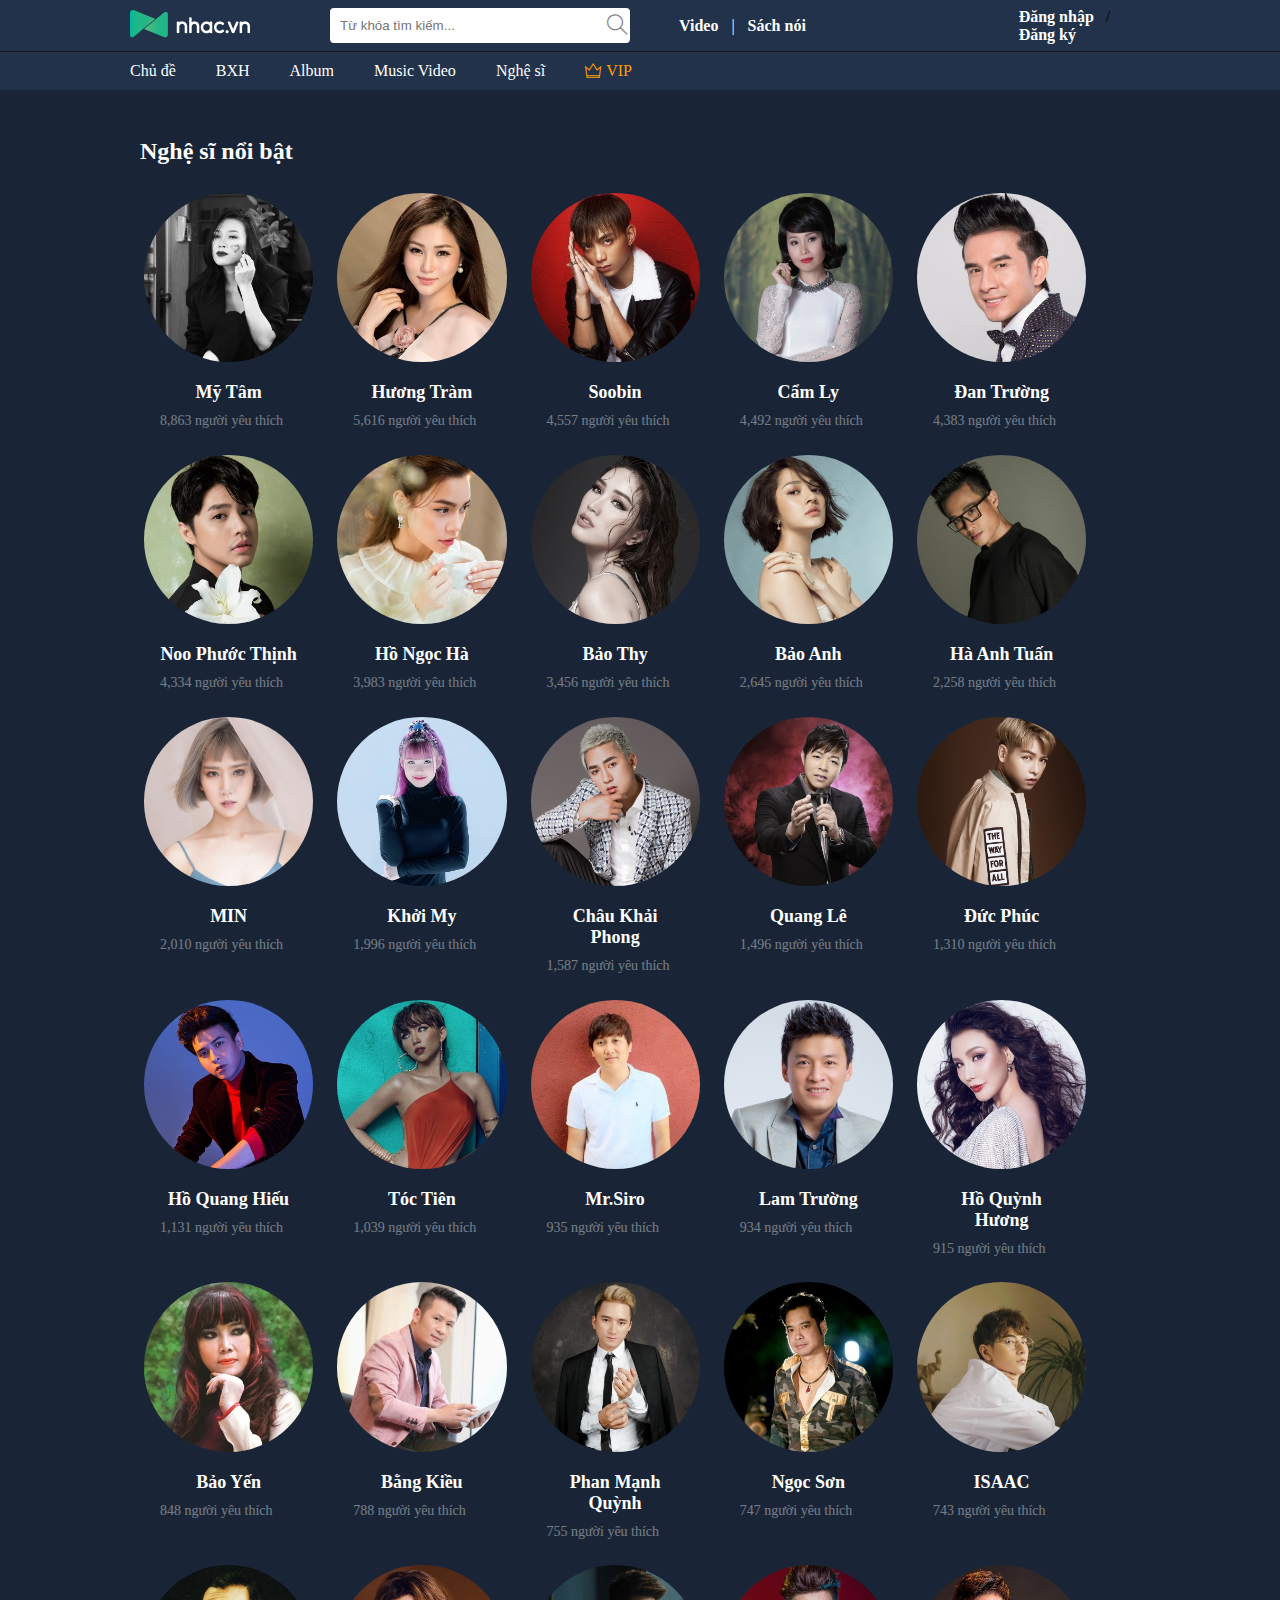
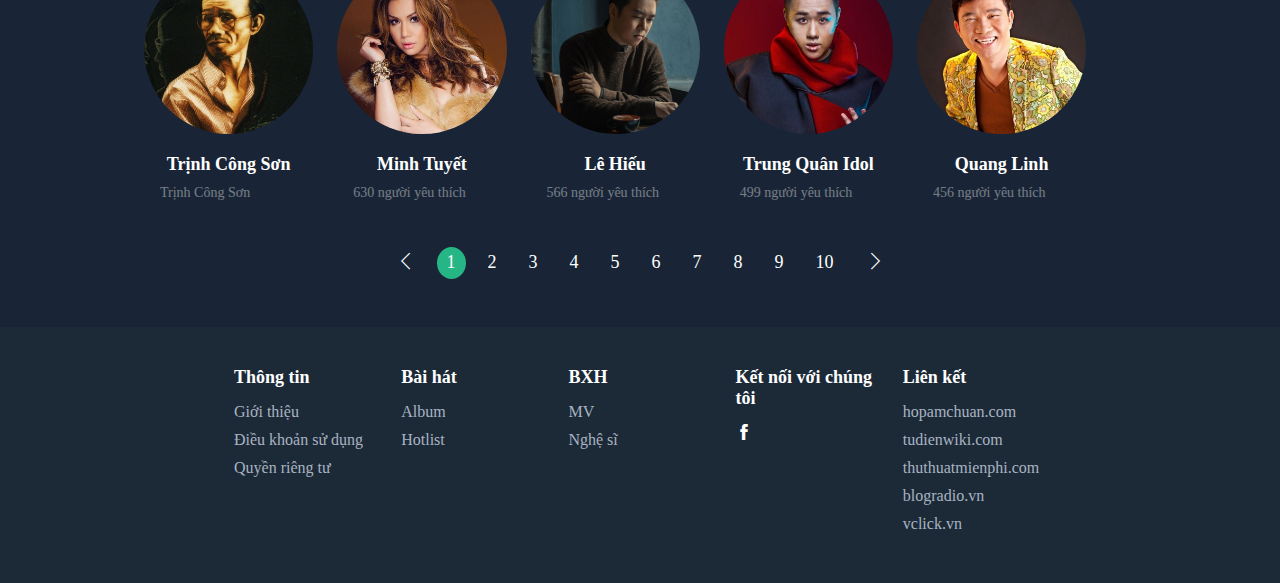
<file: Html/artist.html>
<!DOCTYPE html>
<html lang="en">
<head>
    <meta charset="UTF-8">
    <meta name="viewport" content="width=device-width, initial-scale=1.0">
    <title>Artist</title>
    <link rel="stylesheet" href="/Asset/CSS/Style.css">
    <link rel="stylesheet" href="/Asset/Fonts/themify-icons/themify-icons.css">
</head>
<body>
    <div id="Header">
        <!--Header 1-->
        <div class="Header-logo">   
            <div class="Logo">
                <a href="/Html/index.html">
                    <img src="/Asset/IMG/Logos/logo1.png">
                </a>
            </div>

            <div class="search-bar">
                <input type="text" class="search-bar-input" placeholder="Từ khóa tìm kiếm...">
                <button type="submit" class="search-bar-btn">
                    <i class="ti-search"></i>
                </button>
            </div>

            <nav class="nav-links">
                <a href="/Html/error.html">Video</a>
                <span>|</span>
                <a href="/Html/error.html">Sách nói</a>
            </nav>
            <div class="login-header">
                <a href="/Html/error.html">Đăng nhập</a>
                <span>/</span>
                <a href="/Html/error.html">Đăng ký</a>
           </div>
            
        </div>

        <!--Header 2-->
        <div class="Header-Menu">
            <!--Nav chinh-->
            <nav class="nav-main">
                <a href="/Html/music_theme.html">Chủ đề</a>
                <a href="/Html/top_song.html">BXH</a>
                <a href="/Html/album.html">Album</a>
                <a href="/Html/music_video.html">Music Video</a>
                <a href="/Html/artist.html">Nghệ sĩ</a>
                <a href="/Html/error.html" class="vip-link"><i class="ti-crown"></i> VIP</a>
            </nav>

            <!--Sub-nav-->
        </div>
    </div>

    <div class="highlighted-artists-section">
        <h2 class="section-title">Nghệ sĩ nổi bật</h2>
        <div class="row artist-list">
            <div href="/Html/error.html" class="col col-sixth artist-item">
                <img src="/Asset/IMG/Artists/artist-1.jpg" alt="Artist 1">
                <a href="/Html/error.html" class="music-theme-playlist-item artist-playlist-item">
                    <p class="music-theme-playlist-item-title artist-playlist-item-title">Mỹ Tâm</p>
                    <p class="music-theme-playlist-item-decs">8,863 người yêu thích</p>
                </a>
            </div>

            <div href="/Html/error.html" class="col col-sixth artist-item">
                <img src="/Asset/IMG/Artists/artist-2.jpg" alt="Artist 2">
                <a href="/Html/error.html" class="music-theme-playlist-item artist-playlist-item">
                    <p class="music-theme-playlist-item-title artist-playlist-item-title">Hương Tràm</p>
                    <p class="music-theme-playlist-item-decs">5,616 người yêu thích</p>
                </a>
            </div>

            <div href="/Html/error.html" class="col col-sixth artist-item">
                <img src="/Asset/IMG/Artists/artist-3.jpg" alt="Artist 3">
                <a href="/Html/error.html" class="music-theme-playlist-item artist-playlist-item">
                    <p class="music-theme-playlist-item-title artist-playlist-item-title">Soobin</p>
                    <p class="music-theme-playlist-item-decs">4,557 người yêu thích</p>
                </a>
            </div>

            <div href="/Html/error.html" class="col col-sixth artist-item">
                <img src="/Asset/IMG/Artists/artist-4.jpg" alt="Artist 4">
                <a href="/Html/error.html" class="music-theme-playlist-item artist-playlist-item">
                    <p class="music-theme-playlist-item-title artist-playlist-item-title">Cẩm Ly</p>
                    <p class="music-theme-playlist-item-decs">4,492 người yêu thích</p>
                </a>
            </div>

            <div href="/Html/error.html" class="col col-sixth artist-item">
                <img src="/Asset/IMG/Artists/artist-5.jpg" alt="Artist 5">
                <a href="/Html/error.html" class="music-theme-playlist-item artist-playlist-item">
                    <p class="music-theme-playlist-item-title artist-playlist-item-title">Đan Trường</p>
                    <p class="music-theme-playlist-item-decs">4,383 người yêu thích</p>
                </a>
            </div>
        </div>

        <div class="row artist-list">
            <div href="/Html/error.html" class="col col-sixth artist-item">
                <img src="/Asset/IMG/Artists/artist-6.jpg" alt="Artist 1">
                <a href="/Html/error.html" class="music-theme-playlist-item artist-playlist-item">
                    <p class="music-theme-playlist-item-title artist-playlist-item-title">Noo Phước Thịnh</p>
                    <p class="music-theme-playlist-item-decs">4,334 người yêu thích</p>
                </a>
            </div>

            <div href="/Html/error.html" class="col col-sixth artist-item">
                <img src="/Asset/IMG/Artists/artist-7.jpg" alt="Artist 2">
                <a href="/Html/error.html" class="music-theme-playlist-item artist-playlist-item">
                    <p class="music-theme-playlist-item-title artist-playlist-item-title">Hồ Ngọc Hà</p>
                    <p class="music-theme-playlist-item-decs">3,983 người yêu thích</p>
                </a>
            </div>

            <div href="/Html/error.html" class="col col-sixth artist-item">
                <img src="/Asset/IMG/Artists/artist-8.jpg" alt="Artist 3">
                <a href="/Html/error.html" class="music-theme-playlist-item artist-playlist-item">
                    <p class="music-theme-playlist-item-title artist-playlist-item-title">Bảo Thy</p>
                    <p class="music-theme-playlist-item-decs">3,456 người yêu thích</p>
                </a>
            </div>

            <div href="/Html/error.html" class="col col-sixth artist-item">
                <img src="/Asset/IMG/Artists/artist-9.jpg" alt="Artist 4">
                <a href="/Html/error.html" class="music-theme-playlist-item artist-playlist-item">
                    <p class="music-theme-playlist-item-title artist-playlist-item-title">Bảo Anh</p>
                    <p class="music-theme-playlist-item-decs">2,645 người yêu thích</p>
                </a>
            </div>

            <div href="/Html/error.html" class="col col-sixth artist-item">
                <img src="/Asset/IMG/Artists/artist-10.jpg" alt="Artist 5">
                <a href="/Html/error.html" class="music-theme-playlist-item artist-playlist-item">
                    <p class="music-theme-playlist-item-title artist-playlist-item-title">Hà Anh Tuấn</p>
                    <p class="music-theme-playlist-item-decs">2,258 người yêu thích</p>
                </a>
            </div>
        </div>

        <div class="row artist-list">
            <div href="/Html/error.html" class="col col-sixth artist-item">
                <img src="/Asset/IMG/Artists/artist-11.jpg" alt="Artist 1">
                <a href="/Html/error.html" class="music-theme-playlist-item artist-playlist-item">
                    <p class="music-theme-playlist-item-title artist-playlist-item-title">MIN</p>
                    <p class="music-theme-playlist-item-decs">2,010 người yêu thích</p>
                </a>
            </div>

            <div href="/Html/error.html" class="col col-sixth artist-item">
                <img src="/Asset/IMG/Artists/artist-12.jpg" alt="Artist 2">
                <a href="/Html/error.html" class="music-theme-playlist-item artist-playlist-item">
                    <p class="music-theme-playlist-item-title artist-playlist-item-title">Khởi My</p>
                    <p class="music-theme-playlist-item-decs">1,996 người yêu thích</p>
                </a>
            </div>

            <div href="/Html/error.html" class="col col-sixth artist-item">
                <img src="/Asset/IMG/Artists/artist-13.jpg" alt="Artist 3">
                <a href="/Html/error.html" class="music-theme-playlist-item artist-playlist-item">
                    <p class="music-theme-playlist-item-title artist-playlist-item-title">Châu Khải Phong</p>
                    <p class="music-theme-playlist-item-decs">1,587 người yêu thích</p>
                </a>
            </div>

            <div href="/Html/error.html" class="col col-sixth artist-item">
                <img src="/Asset/IMG/Artists/artist-14.jpg" alt="Artist 4">
                <a href="/Html/error.html" class="music-theme-playlist-item artist-playlist-item">
                    <p class="music-theme-playlist-item-title artist-playlist-item-title">Quang Lê</p>
                    <p class="music-theme-playlist-item-decs">1,496 người yêu thích</p>
                </a>
            </div>

            <div href="/Html/error.html" class="col col-sixth artist-item">
                <img src="/Asset/IMG/Artists/artist-15.jpg" alt="Artist 5">
                <a href="/Html/error.html" class="music-theme-playlist-item artist-playlist-item">
                    <p class="music-theme-playlist-item-title artist-playlist-item-title">Đức Phúc</p>
                    <p class="music-theme-playlist-item-decs">1,310 người yêu thích</p>
                </a>
            </div>
        </div>

        <div class="row artist-list">
            <div href="/Html/error.html" class="col col-sixth artist-item">
                <img src="/Asset/IMG/Artists/artist-16.jpg" alt="Artist 1">
                <a href="/Html/error.html" class="music-theme-playlist-item artist-playlist-item">
                    <p class="music-theme-playlist-item-title artist-playlist-item-title">Hồ Quang Hiếu</p>
                    <p class="music-theme-playlist-item-decs">1,131 người yêu thích</p>
                </a>
            </div>

            <div href="/Html/error.html" class="col col-sixth artist-item">
                <img src="/Asset/IMG/Artists/artist-17.jpg" alt="Artist 2">
                <a href="/Html/error.html" class="music-theme-playlist-item artist-playlist-item">
                    <p class="music-theme-playlist-item-title artist-playlist-item-title">Tóc Tiên</p>
                    <p class="music-theme-playlist-item-decs">1,039 người yêu thích</p>
                </a>
            </div>

            <div href="/Html/error.html" class="col col-sixth artist-item">
                <img src="/Asset/IMG/Artists/artist-18.jpg" alt="Artist 3">
                <a href="/Html/error.html" class="music-theme-playlist-item artist-playlist-item">
                    <p class="music-theme-playlist-item-title artist-playlist-item-title">Mr.Siro</p>
                    <p class="music-theme-playlist-item-decs">935 người yêu thích</p>
                </a>
            </div>

            <div href="/Html/error.html" class="col col-sixth artist-item">
                <img src="/Asset/IMG/Artists/artist-19.jpg" alt="Artist 4">
                <a href="/Html/error.html" class="music-theme-playlist-item artist-playlist-item">
                    <p class="music-theme-playlist-item-title artist-playlist-item-title">Lam Trường</p>
                    <p class="music-theme-playlist-item-decs">934 người yêu thích</p>
                </a>
            </div>

            <div href="/Html/error.html" class="col col-sixth artist-item">
                <img src="/Asset/IMG/Artists/artist-20.jpg" alt="Artist 5">
                <a href="/Html/error.html" class="music-theme-playlist-item artist-playlist-item">
                    <p class="music-theme-playlist-item-title artist-playlist-item-title">Hồ Quỳnh Hương</p>
                    <p class="music-theme-playlist-item-decs">915 người yêu thích</p>
                </a>
            </div>
        </div>

        <div class="row artist-list">
            <div href="/Html/error.html" class="col col-sixth artist-item">
                <img src="/Asset/IMG/Artists/artist-21.jpg" alt="Artist 1">
                <a href="/Html/error.html" class="music-theme-playlist-item artist-playlist-item">
                    <p class="music-theme-playlist-item-title artist-playlist-item-title">Bảo Yến</p>
                    <p class="music-theme-playlist-item-decs">848 người yêu thích</p>
                </a>
            </div>

            <div href="/Html/error.html" class="col col-sixth artist-item">
                <img src="/Asset/IMG/Artists/artist-22.jpg" alt="Artist 2">
                <a href="/Html/error.html" class="music-theme-playlist-item artist-playlist-item">
                    <p class="music-theme-playlist-item-title artist-playlist-item-title">Bằng Kiều</p>
                    <p class="music-theme-playlist-item-decs">788 người yêu thích</p>
                </a>
            </div>

            <div href="/Html/error.html" class="col col-sixth artist-item">
                <img src="/Asset/IMG/Artists/artist-23.jpg" alt="Artist 3">
                <a href="/Html/error.html" class="music-theme-playlist-item artist-playlist-item">
                    <p class="music-theme-playlist-item-title artist-playlist-item-title">Phan Mạnh Quỳnh</p>
                    <p class="music-theme-playlist-item-decs">755 người yêu thích</p>
                </a>
            </div>

            <div href="/Html/error.html" class="col col-sixth artist-item">
                <img src="/Asset/IMG/Artists/artist-24.jpg" alt="Artist 4">
                <a href="/Html/error.html" class="music-theme-playlist-item artist-playlist-item">
                    <p class="music-theme-playlist-item-title artist-playlist-item-title">Ngọc Sơn</p>
                    <p class="music-theme-playlist-item-decs">747 người yêu thích</p>
                </a>
            </div>

            <div href="/Html/error.html" class="col col-sixth artist-item">
                <img src="/Asset/IMG/Artists/artist-25.jpg" alt="Artist 5">
                <a href="/Html/error.html" class="music-theme-playlist-item artist-playlist-item">
                    <p class="music-theme-playlist-item-title artist-playlist-item-title">ISAAC</p>
                    <p class="music-theme-playlist-item-decs">743 người yêu thích</p>
                </a>
            </div>
        </div>

        <div class="row artist-list">
            <div href="/Html/error.html" class="col col-sixth artist-item">
                <img src="/Asset/IMG/Artists/artist-26.jpg" alt="Artist 1">
                <a href="/Html/error.html" class="music-theme-playlist-item artist-playlist-item">
                    <p class="music-theme-playlist-item-title artist-playlist-item-title">Trịnh Công Sơn</p>
                    <p class="music-theme-playlist-item-decs">Trịnh Công Sơn</p>
                </a>
            </div>

            <div href="/Html/error.html" class="col col-sixth artist-item">
                <img src="/Asset/IMG/Artists/artist-27.jpg" alt="Artist 2">
                <a href="/Html/error.html" class="music-theme-playlist-item artist-playlist-item">
                    <p class="music-theme-playlist-item-title artist-playlist-item-title">Minh Tuyết</p>
                    <p class="music-theme-playlist-item-decs">630 người yêu thích</p>
                </a>
            </div>

            <div href="/Html/error.html" class="col col-sixth artist-item">
                <img src="/Asset/IMG/Artists/artist-28.jpg" alt="Artist 3">
                <a href="/Html/error.html" class="music-theme-playlist-item artist-playlist-item">
                    <p class="music-theme-playlist-item-title artist-playlist-item-title">Lê Hiếu</p>
                    <p class="music-theme-playlist-item-decs">566 người yêu thích</p>
                </a>
            </div>

            <div href="/Html/error.html" class="col col-sixth artist-item">
                <img src="/Asset/IMG/Artists/artist-29.jpg" alt="Artist 4">
                <a href="/Html/error.html" class="music-theme-playlist-item artist-playlist-item">
                    <p class="music-theme-playlist-item-title artist-playlist-item-title">Trung Quân Idol</p>
                    <p class="music-theme-playlist-item-decs">499 người yêu thích</p>
                </a>
            </div>

            <div href="/Html/error.html" class="col col-sixth artist-item">
                <img src="/Asset/IMG/Artists/artist-30.jpg" alt="Artist 5">
                <a href="/Html/error.html" class="music-theme-playlist-item artist-playlist-item">
                    <p class="music-theme-playlist-item-title artist-playlist-item-title">Quang Linh</p>
                    <p class="music-theme-playlist-item-decs">456 người yêu thích</p>
                </a>
            </div>
        </div>
    </div>

    <!--Pagination-->
   <div class="Pagination">
        <a href=""><i class="ti-angle-left"></i></a>
        <a href="" class="active-pagination">1</a>
        <a href="/Html/error.html">2</a>
        <a href="/Html/error.html">3</a>
        <a href="/Html/error.html">4</a>
        <a href="/Html/error.html">5</a>
        <a href="/Html/error.html">6</a>
        <a href="/Html/error.html">7</a>
        <a href="/Html/error.html">8</a>
        <a href="/Html/error.html">9</a>
        <a href="/Html/error.html">10</a>
        <a href=""><i class="ti-angle-right"></i></a>
    </div>

    <footer class="footer-section">
        <div class="footer-fixed">
            <div class="row playlist-container">
                <div class="col col-fifth">
                    <h4>Thông tin</h4>
                    <ul>
                        <li><a href="/Html/error.html">Giới thiệu</a></li>
                        <li><a href="/Html/error.html">Điều khoản sử dụng</a></li>
                        <li><a href="/Html/error.html">Quyền riêng tư</a></li>
                    </ul>
                </div>
                <div class="col col-fifth">
                    <h4>Bài hát</h4>
                    <ul>
                        <li><a href="/Html/album.html">Album</a></li>
                        <li><a href="/Html/top_song.html">Hotlist</a></li>
                    </ul>
                </div>
                <div class="col col-fifth">
                    <h4>BXH</h4>
                    <ul>
                        <li><a href="/Html/music_theme.html">MV</a></li>
                        <li><a href="/Html/artist.html">Nghệ sĩ</a></li>
                    </ul>
                </div>
                <div class="col col-fifth">
                    <h4>Kết nối với chúng tôi</h4>
                    <i class="ti-facebook"></i>
                </div>
                <div class="col col-fifth">
                    <h4>Liên kết</h4>
                    <ul>
                        <li><a href="/Html/error.html">hopamchuan.com</a></li>
                        <li><a href="/Html/error.html">tudienwiki.com</a></li>
                        <li><a href="/Html/error.html">thuthuatmienphi.com</a></li>
                        <li><a href="/Html/error.html">blogradio.vn</a></li>
                        <li><a href="/Html/error.html">vclick.vn</a></li>
                    </ul>
                </div>
            </div>
        </div>
    </footer>
</body>
</html>
</file>
<file: Asset/CSS/Style.css>
/*Resset CSS*/
*{
    padding: 0;
    margin: 0;
    box-sizing: border-box;
}

body {
    background-color: #192536;
}

/*Common*/
.text-white{
    color: #fff !important;
}

.row {
    margin-left: -8px;
    margin-right: -8px;    
}

.row::after {
    content: "";
    display: block;
    clear: both;
}

.col {
    float: left;
    margin-left: 12px;
    margin-right: 12px;       
}

.col-half {
    width: 50%;
}

.col-third {
    width: 33.33%;
}

.col-fourth {
    width: 25%;
}

.col-fifth {
    width: 20%;
}

.col-sixth {
    width: 16.66%;
}

/*Header*/  
#Header{
    background: #21324A;
    width: 100%;
    height: 90px;
    margin-bottom: 24px;
}

/*Header Logo*/  
/*Logo*/  
.Header-logo{
    width: 100%;
    height: 52px;
    border-bottom: solid 1px #171717;
    display: inline-block;  
    display: flex;
    align-items: center;
}

.Header-logo .Logo{
    margin-left: 130px;
    display: flex;
    align-items: center;
}

/*search*/      
.search-bar {
    display: flex;
    align-items: center;
    margin-left: 80px;
}

.search-bar  .search-bar-input{
    padding: 10px;
    border: none;
    border-radius: 4px;
    width: 300px;
}

.search-bar .search-bar-btn {
    background-color: transparent;
    border: none;
    color: #888;
    cursor: pointer;
    font-size: 21px;
    padding: 10px;
    transform: translate(-33px, 1px);
}

.search-bar .search-bar-btn:hover{
    opacity: 0.7;
}

/*Nav-links*/
.nav-links {
    display: flex;
    align-items: center;
    width: 100%; 
}

.nav-links a {
    color: #ffffff;
    text-decoration: none;
    margin: 0 8px;
    font-weight: bold;
}

.nav-links span {
    color: #ffffff;
    margin: 0 5px;
}

.login-header {
    margin-right: 130px;
    margin-left: 30px;
    width: 45%;
    display: inline-block;
}

.login-header a{
    color: #ffffff;
    text-decoration: none;
    margin: 0 8px;
    font-weight: bold;
}

.nav-links a:hover,
.login-header a:hover {
    text-decoration: underline;
}

/*Header-Menu*/
/*nav-main*/
.nav-main {
    display: flex;
    padding: 10px 20px;
    margin-left: 110px; 
}

.nav-main a {
    color: #ffffff;
    text-decoration: none;
    margin-right: 40px;
    display: flex;
    align-items: center;
}

.nav-main a .ti-crown {
    margin-right: 5px; 
}

.nav-main a:hover {
    text-decoration: underline;
}

.nav-main .vip-link {
    color: #ff9f00; 
}

/* Sliders */
.slider-container {
    max-width: 828px;
    border-radius: 10px;
    position: relative;
    margin: 0 auto;
}

.slider-wrapper {
    position: relative;
    overflow: hidden;
    margin: 0 auto;
}

.slider-list {
    display: flex;
    transition: transform 0.5s;
}

.slider-list-img {
    width: 100%; 
    height: auto;
    border-radius: 10px;
}

/* Mũi tên chuyển slide */
.arrow {
    position: absolute;
    top: 50%;
    width: 100%; 
    transform: translateY(-50%);
    display: flex;
    justify-content: space-between;
}

.arrow-left,
.arrow-right {
    background: rgba(0, 0, 0, 0.5);
    color: #ffffff;
    border-radius: 50%;
    padding: 10px;
    cursor: pointer;
    transition: opacity 0.3s;
    opacity: 0.5;
    pointer-events: all;
}

.arrow-left:hover,
.arrow-right:hover {
    opacity: 1;
}

/* Navigation Dots */
.navigation-dots {
    text-align: center;
    position: absolute;
    bottom: 15px;
    left: 50%;
    transform: translateX(-50%);
}

.dot {
    height: 12px;
    width: 12px;
    margin: 0 5px;
    background-color: #ddd;
    border-radius: 50%;
    display: inline-block;
    cursor: pointer;
}

.dot.active {
    background-color: #ff9f00;
}

/* Content */
/*Playlist hôm nay*/
/* Phần tiêu đề và container playlist */
.slideshow-container {
    position: relative;
    width: 100%;
    overflow: hidden;
}

.playlist-section {
    max-width: 1000px;
    margin: 0 auto;
    text-align: center;
    margin-top: 48px;
}

.playlist-container {
    display: flex;
    transition: transform 0.5s ease;
}

.playlist-item {    
    max-width: 200px;
    flex: 1 1 18%;
    border-radius: 10px;
    overflow: hidden;
    text-align: center;
    padding: 10px 0;
    text-decoration: none;
    margin: 0 5px; 
    transition: transform 0.3s ease, box-shadow 0.3s ease;
}

.playlist-item:hover {
    transform: scale(1.05);
    cursor: pointer;
    box-shadow: 0 4px 15px rgba(0, 0, 0, 0.5);
}

.playlist-item img {
    width: 100%;
    height: auto;
    border-radius: 10px 10px 0 0;
}

.playlist-title {
    font-size: 28px;
    font-weight: bold;
    margin: 10px 0;
    text-align: center;
}

button.left, button.right {
    position: absolute;
    top: 50%;
    transform: translateY(-50%);
    background-color: rgba(0,0,0,0.5);
    color: white;
    border: none;
    padding: 10px;
    cursor: pointer;
    z-index: 1;
}


/* Album Selection */
/* Album title selector */
.album-title-selector {
    display: flex;
    align-items: center; 
    gap: 20px; 
    margin-bottom: 20px;
    margin-top: 48px;
}

.album-title {
    font-size: 24px;
    font-weight: bold;
    color: #ffffff;
    margin: 0;
}

.album-filters {
    display: flex;
}

.filter {
    font-size: 16px;
    color: #a9b3c1;
    cursor: pointer;
    position: relative;
    text-decoration: none;
    margin-left: 12px;
    margin-right: 12px;
}

.filter.active {
    color: #ffffff;
    font-weight: bold;
}

.filter.active::after {
    content: "";
    position: absolute;
    left: 0;
    right: 0;
    bottom: -4px;
    height: 2px;
    background-color: #ffffff;
}

.filter:hover {
    color: #ffffff;
    text-decoration: underline;
}

/* Album img */
.album-seclection {
    max-width: 1000px;
    margin: 0 auto;
    text-align: center;
    margin-top: 48px;
}

.playlist-container .playlist-item-title{
    padding: 4px 12px;  
    margin-top: 6px;
    font-weight: bold;
}

.playlist-container .playlist-item-artist{
    padding: 2px 12px; 
    margin-bottom: 12px; 
    opacity: 0.5;
}

/* video music */
.music-video-section {
    max-width: 1000px;  
    margin: 0 auto;
    text-align: center;
    margin-top: 48px;
}

.music-video-title-selector {
    display: flex;
    align-items: center;
    margin-bottom: 24px;
}

.music-video-title {
    font-size: 24px;
    font-weight: bold;
    color: #ffffff;
    margin: 0;
}

.music-video-filters {
    display: flex;
}

/* Video item styling */
.video-item {
    margin: 10px;
    border-radius: 10px;
    overflow: hidden;
    color: #fff;
    text-align: center;
    text-decoration: none;
    transition: transform 0.3s ease, box-shadow 0.3s ease;
}

.video-item:hover {
    transform: scale(1.05);
    cursor: pointer;
    box-shadow: 0 4px 15px rgba(0, 0, 0, 0.5);
}

.playlist-item-artist:hover,
.playlist-item-title:hover{
    color: #21b685;
    cursor: pointer;
}

.video-item img {
    width: 100%;
    border-radius: 10px 10px 0 0;
}   

.playlist-item-artist,
.playlist-item-title{
    text-align: left;
}

/* Music List */
.new-releases-section{
    max-width: 1000px;
    margin: 0 auto;
    margin-top: 48px;
    color: #fff;
}

.section-title-music{
    padding-top:16px;
    padding-bottom:16px;
    padding-right:16px;
    border-bottom: 1px solid #2a2a3b;
    width: 800px;
}

.new-releases-container {
    display: flex;
    flex-wrap: wrap;
    justify-content: space-between;
    margin-top: 24px;
    max-width: 800px;
}

.new-release-item-music {
    display: flex;
    align-items: center;
    width: calc(50% - 10px);
    padding: 10px 0;
    border-bottom: 1px solid #2a2a3b; 
    text-decoration: none;
}

.new-release-item img {
    width: 50px;
    height: 50px;
    border-radius: 8px;
    margin-right: 15px;
}

.song-info {
    display: flex;
    flex-direction: column;
    text-align: left;
    flex: 1;
    padding: 0px 12px;
}

.song-title {
    font-weight: bold;
    margin: 0;
    color: #ffffff;
}

.song-artist {
    margin: 0;
    color: #a9b3c1;
    opacity: 0.6;
}

.song-title:hover,
.song-artist:hover{
    color: #21b685;
    cursor: pointer;
}

/* Artist Player Img*/
.highlighted-artists-section {
    max-width: 1000px;
    margin: 0 auto;
    text-align: center;
    margin-top: 48px;
}

.section-title {
    font-size: 24px;
    font-weight: bold;
    color: #ffffff;
    margin-bottom: 20px;
    text-align: left;
}

.artist-item{
    margin-top: 8px;
}

.artist-item img {
    width: 100%;
    height: auto;
    border-radius: 8px;
    transition: transform 0.3s ease, box-shadow 0.3s ease;
}

.artist-item img:hover {
    transform: scale(1.05);
    box-shadow: 0 4px 15px rgba(0, 0, 0, 0.5);
}

/* partners */
.partners-section {
    max-width: 1000px;
    margin: 0 auto;
    text-align: center;
    margin-top: 48px;
}

.section-title-partners {
    text-align: center;
    font-size: 28px;
    font-weight: bold;
    margin-bottom: 18px;
}

.partner-item img {
    width: 100%;
    height: auto;
    padding: 8px;
    border-radius: 4px;
    transition: transform 0.3s ease, box-shadow 0.3s ease;
}

.partner-item:hover {
    transform: scale(1.05);
    box-shadow: 0 4px 15px rgba(0, 0, 0, 0.5);
}

/* Footer */
.footer-section {
    background-color: #1c2a38;
    color: #ffffff;
    padding: 40px 20px;
    margin: 0 auto;
    margin-top: 48px;
}

.footer-fixed{
    margin-left: 210px;
    margin-right: 210px;
}

.footer-section h4 {
    margin-bottom: 15px;
    font-size: 18px;
    font-weight: bold;
}

.footer-section ul {
    list-style: none;
    padding: 0;
}

.footer-section li {
    margin-bottom: 10px;
}

.footer-section a {
    color: #a9b3c1;
    text-decoration: none;
}

.footer-section a:hover {
    color: #ffffff;
}

.social-icon img {
    width: 30px;
    height: 30px;
}

/*Music Theme */
.Music-theme-slider-container {
    max-width: 1170px;
}

.music-theme-title-selector{
    justify-content: space-between;
}

.music-theme-title{
    font-size: 32px;
}

.music-theme-decs{
    text-decoration: none;
    color: #fff;
}
.music-theme-decs i{
    font-size: 10px;
}

.music-theme-decs:hover{
    color: #26B685;
}

.music-theme-playlist-container{
    margin-right: auto;
}

.music-theme-playlist-list{
    max-width: 320px;
    width: auto;
    height: auto;
}

.music-theme-playlist-list .music-theme-playlist-item-img{
    width: 100%;
    display: block; 
}

.music-theme-playlist-item{
    background: #303b4a;
    width: 100%;
    height: auto;
    padding: 16px;
    color: #fff;
    text-decoration: none;
    display: block;
}

.music-theme-playlist-item-title{
    font-size: 18px;
    text-align: left;
    font-weight: bold;
}

.music-theme-playlist-item-decs{
    font-size: 14px;    
    text-align: left;
    margin-top: 8px;
    opacity: 0.4;
    font-weight: normal;
    line-height: 1.4;
}

.music-theme-playlist-item-title:hover,
.music-theme-playlist-item-decs:hover{
    color: #21b685;
}


/*Album*/
/*Pagination*/  
.Pagination{
    display: flex;
    justify-content: center;
    margin-top: 28px;
    gap: 12px;
    font-size: 18px;
}

.Pagination a{
    color: #fff;
    text-decoration: none;
    padding: 5px 10px;
    border-radius: 50%;
}

.Pagination a:hover{
    background-color: #26B685;
    color: #fff;
}

.active-pagination{
    background-color: #26B685;
    color: #fff;
}

/*Error*/
.Error-selection{
    display: flex;
    justify-content: center;
    margin-top: 84px;
    margin-bottom: 200px;
}

.Error-selection img{
    height: auto;
}

/*Artist*/
.artist-playlist-item-title{
    text-align: center !important;
}

.artist-list{
    max-width: 1200px;
}

.artist-item img{
    border-radius: 50%;
    width: 100%;
}

.artist-playlist-item{
    background-color: #192536;
}
</file>
<file: Asset/Fonts/themify-icons/themify-icons.css>
@font-face {
	font-family: 'themify';
	src:url('fonts/themify.eot?-fvbane');
	src:url('fonts/themify.eot?#iefix-fvbane') format('embedded-opentype'),
		url('fonts/themify.woff?-fvbane') format('woff'),
		url('fonts/themify.ttf?-fvbane') format('truetype'),
		url('fonts/themify.svg?-fvbane#themify') format('svg');
	font-weight: normal;
	font-style: normal;
}

[class^="ti-"], [class*=" ti-"] {
	font-family: 'themify';
	speak: none;
	font-style: normal;
	font-weight: normal;
	font-variant: normal;
	text-transform: none;
	line-height: 1;

	/* Better Font Rendering =========== */
	-webkit-font-smoothing: antialiased;
	-moz-osx-font-smoothing: grayscale;
}

.ti-wand:before {
	content: "\e600";
}
.ti-volume:before {
	content: "\e601";
}
.ti-user:before {
	content: "\e602";
}
.ti-unlock:before {
	content: "\e603";
}
.ti-unlink:before {
	content: "\e604";
}
.ti-trash:before {
	content: "\e605";
}
.ti-thought:before {
	content: "\e606";
}
.ti-target:before {
	content: "\e607";
}
.ti-tag:before {
	content: "\e608";
}
.ti-tablet:before {
	content: "\e609";
}
.ti-star:before {
	content: "\e60a";
}
.ti-spray:before {
	content: "\e60b";
}
.ti-signal:before {
	content: "\e60c";
}
.ti-shopping-cart:before {
	content: "\e60d";
}
.ti-shopping-cart-full:before {
	content: "\e60e";
}
.ti-settings:before {
	content: "\e60f";
}
.ti-search:before {
	content: "\e610";
}
.ti-zoom-in:before {
	content: "\e611";
}
.ti-zoom-out:before {
	content: "\e612";
}
.ti-cut:before {
	content: "\e613";
}
.ti-ruler:before {
	content: "\e614";
}
.ti-ruler-pencil:before {
	content: "\e615";
}
.ti-ruler-alt:before {
	content: "\e616";
}
.ti-bookmark:before {
	content: "\e617";
}
.ti-bookmark-alt:before {
	content: "\e618";
}
.ti-reload:before {
	content: "\e619";
}
.ti-plus:before {
	content: "\e61a";
}
.ti-pin:before {
	content: "\e61b";
}
.ti-pencil:before {
	content: "\e61c";
}
.ti-pencil-alt:before {
	content: "\e61d";
}
.ti-paint-roller:before {
	content: "\e61e";
}
.ti-paint-bucket:before {
	content: "\e61f";
}
.ti-na:before {
	content: "\e620";
}
.ti-mobile:before {
	content: "\e621";
}
.ti-minus:before {
	content: "\e622";
}
.ti-medall:before {
	content: "\e623";
}
.ti-medall-alt:before {
	content: "\e624";
}
.ti-marker:before {
	content: "\e625";
}
.ti-marker-alt:before {
	content: "\e626";
}
.ti-arrow-up:before {
	content: "\e627";
}
.ti-arrow-right:before {
	content: "\e628";
}
.ti-arrow-left:before {
	content: "\e629";
}
.ti-arrow-down:before {
	content: "\e62a";
}
.ti-lock:before {
	content: "\e62b";
}
.ti-location-arrow:before {
	content: "\e62c";
}
.ti-link:before {
	content: "\e62d";
}
.ti-layout:before {
	content: "\e62e";
}
.ti-layers:before {
	content: "\e62f";
}
.ti-layers-alt:before {
	content: "\e630";
}
.ti-key:before {
	content: "\e631";
}
.ti-import:before {
	content: "\e632";
}
.ti-image:before {
	content: "\e633";
}
.ti-heart:before {
	content: "\e634";
}
.ti-heart-broken:before {
	content: "\e635";
}
.ti-hand-stop:before {
	content: "\e636";
}
.ti-hand-open:before {
	content: "\e637";
}
.ti-hand-drag:before {
	content: "\e638";
}
.ti-folder:before {
	content: "\e639";
}
.ti-flag:before {
	content: "\e63a";
}
.ti-flag-alt:before {
	content: "\e63b";
}
.ti-flag-alt-2:before {
	content: "\e63c";
}
.ti-eye:before {
	content: "\e63d";
}
.ti-export:before {
	content: "\e63e";
}
.ti-exchange-vertical:before {
	content: "\e63f";
}
.ti-desktop:before {
	content: "\e640";
}
.ti-cup:before {
	content: "\e641";
}
.ti-crown:before {
	content: "\e642";
}
.ti-comments:before {
	content: "\e643";
}
.ti-comment:before {
	content: "\e644";
}
.ti-comment-alt:before {
	content: "\e645";
}
.ti-close:before {
	content: "\e646";
}
.ti-clip:before {
	content: "\e647";
}
.ti-angle-up:before {
	content: "\e648";
}
.ti-angle-right:before {
	content: "\e649";
}
.ti-angle-left:before {
	content: "\e64a";
}
.ti-angle-down:before {
	content: "\e64b";
}
.ti-check:before {
	content: "\e64c";
}
.ti-check-box:before {
	content: "\e64d";
}
.ti-camera:before {
	content: "\e64e";
}
.ti-announcement:before {
	content: "\e64f";
}
.ti-brush:before {
	content: "\e650";
}
.ti-briefcase:before {
	content: "\e651";
}
.ti-bolt:before {
	content: "\e652";
}
.ti-bolt-alt:before {
	content: "\e653";
}
.ti-blackboard:before {
	content: "\e654";
}
.ti-bag:before {
	content: "\e655";
}
.ti-move:before {
	content: "\e656";
}
.ti-arrows-vertical:before {
	content: "\e657";
}
.ti-arrows-horizontal:before {
	content: "\e658";
}
.ti-fullscreen:before {
	content: "\e659";
}
.ti-arrow-top-right:before {
	content: "\e65a";
}
.ti-arrow-top-left:before {
	content: "\e65b";
}
.ti-arrow-circle-up:before {
	content: "\e65c";
}
.ti-arrow-circle-right:before {
	content: "\e65d";
}
.ti-arrow-circle-left:before {
	content: "\e65e";
}
.ti-arrow-circle-down:before {
	content: "\e65f";
}
.ti-angle-double-up:before {
	content: "\e660";
}
.ti-angle-double-right:before {
	content: "\e661";
}
.ti-angle-double-left:before {
	content: "\e662";
}
.ti-angle-double-down:before {
	content: "\e663";
}
.ti-zip:before {
	content: "\e664";
}
.ti-world:before {
	content: "\e665";
}
.ti-wheelchair:before {
	content: "\e666";
}
.ti-view-list:before {
	content: "\e667";
}
.ti-view-list-alt:before {
	content: "\e668";
}
.ti-view-grid:before {
	content: "\e669";
}
.ti-uppercase:before {
	content: "\e66a";
}
.ti-upload:before {
	content: "\e66b";
}
.ti-underline:before {
	content: "\e66c";
}
.ti-truck:before {
	content: "\e66d";
}
.ti-timer:before {
	content: "\e66e";
}
.ti-ticket:before {
	content: "\e66f";
}
.ti-thumb-up:before {
	content: "\e670";
}
.ti-thumb-down:before {
	content: "\e671";
}
.ti-text:before {
	content: "\e672";
}
.ti-stats-up:before {
	content: "\e673";
}
.ti-stats-down:before {
	content: "\e674";
}
.ti-split-v:before {
	content: "\e675";
}
.ti-split-h:before {
	content: "\e676";
}
.ti-smallcap:before {
	content: "\e677";
}
.ti-shine:before {
	content: "\e678";
}
.ti-shift-right:before {
	content: "\e679";
}
.ti-shift-left:before {
	content: "\e67a";
}
.ti-shield:before {
	content: "\e67b";
}
.ti-notepad:before {
	content: "\e67c";
}
.ti-server:before {
	content: "\e67d";
}
.ti-quote-right:before {
	content: "\e67e";
}
.ti-quote-left:before {
	content: "\e67f";
}
.ti-pulse:before {
	content: "\e680";
}
.ti-printer:before {
	content: "\e681";
}
.ti-power-off:before {
	content: "\e682";
}
.ti-plug:before {
	content: "\e683";
}
.ti-pie-chart:before {
	content: "\e684";
}
.ti-paragraph:before {
	content: "\e685";
}
.ti-panel:before {
	content: "\e686";
}
.ti-package:before {
	content: "\e687";
}
.ti-music:before {
	content: "\e688";
}
.ti-music-alt:before {
	content: "\e689";
}
.ti-mouse:before {
	content: "\e68a";
}
.ti-mouse-alt:before {
	content: "\e68b";
}
.ti-money:before {
	content: "\e68c";
}
.ti-microphone:before {
	content: "\e68d";
}
.ti-menu:before {
	content: "\e68e";
}
.ti-menu-alt:before {
	content: "\e68f";
}
.ti-map:before {
	content: "\e690";
}
.ti-map-alt:before {
	content: "\e691";
}
.ti-loop:before {
	content: "\e692";
}
.ti-location-pin:before {
	content: "\e693";
}
.ti-list:before {
	content: "\e694";
}
.ti-light-bulb:before {
	content: "\e695";
}
.ti-Italic:before {
	content: "\e696";
}
.ti-info:before {
	content: "\e697";
}
.ti-infinite:before {
	content: "\e698";
}
.ti-id-badge:before {
	content: "\e699";
}
.ti-hummer:before {
	content: "\e69a";
}
.ti-home:before {
	content: "\e69b";
}
.ti-help:before {
	content: "\e69c";
}
.ti-headphone:before {
	content: "\e69d";
}
.ti-harddrives:before {
	content: "\e69e";
}
.ti-harddrive:before {
	content: "\e69f";
}
.ti-gift:before {
	content: "\e6a0";
}
.ti-game:before {
	content: "\e6a1";
}
.ti-filter:before {
	content: "\e6a2";
}
.ti-files:before {
	content: "\e6a3";
}
.ti-file:before {
	content: "\e6a4";
}
.ti-eraser:before {
	content: "\e6a5";
}
.ti-envelope:before {
	content: "\e6a6";
}
.ti-download:before {
	content: "\e6a7";
}
.ti-direction:before {
	content: "\e6a8";
}
.ti-direction-alt:before {
	content: "\e6a9";
}
.ti-dashboard:before {
	content: "\e6aa";
}
.ti-control-stop:before {
	content: "\e6ab";
}
.ti-control-shuffle:before {
	content: "\e6ac";
}
.ti-control-play:before {
	content: "\e6ad";
}
.ti-control-pause:before {
	content: "\e6ae";
}
.ti-control-forward:before {
	content: "\e6af";
}
.ti-control-backward:before {
	content: "\e6b0";
}
.ti-cloud:before {
	content: "\e6b1";
}
.ti-cloud-up:before {
	content: "\e6b2";
}
.ti-cloud-down:before {
	content: "\e6b3";
}
.ti-clipboard:before {
	content: "\e6b4";
}
.ti-car:before {
	content: "\e6b5";
}
.ti-calendar:before {
	content: "\e6b6";
}
.ti-book:before {
	content: "\e6b7";
}
.ti-bell:before {
	content: "\e6b8";
}
.ti-basketball:before {
	content: "\e6b9";
}
.ti-bar-chart:before {
	content: "\e6ba";
}
.ti-bar-chart-alt:before {
	content: "\e6bb";
}
.ti-back-right:before {
	content: "\e6bc";
}
.ti-back-left:before {
	content: "\e6bd";
}
.ti-arrows-corner:before {
	content: "\e6be";
}
.ti-archive:before {
	content: "\e6bf";
}
.ti-anchor:before {
	content: "\e6c0";
}
.ti-align-right:before {
	content: "\e6c1";
}
.ti-align-left:before {
	content: "\e6c2";
}
.ti-align-justify:before {
	content: "\e6c3";
}
.ti-align-center:before {
	content: "\e6c4";
}
.ti-alert:before {
	content: "\e6c5";
}
.ti-alarm-clock:before {
	content: "\e6c6";
}
.ti-agenda:before {
	content: "\e6c7";
}
.ti-write:before {
	content: "\e6c8";
}
.ti-window:before {
	content: "\e6c9";
}
.ti-widgetized:before {
	content: "\e6ca";
}
.ti-widget:before {
	content: "\e6cb";
}
.ti-widget-alt:before {
	content: "\e6cc";
}
.ti-wallet:before {
	content: "\e6cd";
}
.ti-video-clapper:before {
	content: "\e6ce";
}
.ti-video-camera:before {
	content: "\e6cf";
}
.ti-vector:before {
	content: "\e6d0";
}
.ti-themify-logo:before {
	content: "\e6d1";
}
.ti-themify-favicon:before {
	content: "\e6d2";
}
.ti-themify-favicon-alt:before {
	content: "\e6d3";
}
.ti-support:before {
	content: "\e6d4";
}
.ti-stamp:before {
	content: "\e6d5";
}
.ti-split-v-alt:before {
	content: "\e6d6";
}
.ti-slice:before {
	content: "\e6d7";
}
.ti-shortcode:before {
	content: "\e6d8";
}
.ti-shift-right-alt:before {
	content: "\e6d9";
}
.ti-shift-left-alt:before {
	content: "\e6da";
}
.ti-ruler-alt-2:before {
	content: "\e6db";
}
.ti-receipt:before {
	content: "\e6dc";
}
.ti-pin2:before {
	content: "\e6dd";
}
.ti-pin-alt:before {
	content: "\e6de";
}
.ti-pencil-alt2:before {
	content: "\e6df";
}
.ti-palette:before {
	content: "\e6e0";
}
.ti-more:before {
	content: "\e6e1";
}
.ti-more-alt:before {
	content: "\e6e2";
}
.ti-microphone-alt:before {
	content: "\e6e3";
}
.ti-magnet:before {
	content: "\e6e4";
}
.ti-line-double:before {
	content: "\e6e5";
}
.ti-line-dotted:before {
	content: "\e6e6";
}
.ti-line-dashed:before {
	content: "\e6e7";
}
.ti-layout-width-full:before {
	content: "\e6e8";
}
.ti-layout-width-default:before {
	content: "\e6e9";
}
.ti-layout-width-default-alt:before {
	content: "\e6ea";
}
.ti-layout-tab:before {
	content: "\e6eb";
}
.ti-layout-tab-window:before {
	content: "\e6ec";
}
.ti-layout-tab-v:before {
	content: "\e6ed";
}
.ti-layout-tab-min:before {
	content: "\e6ee";
}
.ti-layout-slider:before {
	content: "\e6ef";
}
.ti-layout-slider-alt:before {
	content: "\e6f0";
}
.ti-layout-sidebar-right:before {
	content: "\e6f1";
}
.ti-layout-sidebar-none:before {
	content: "\e6f2";
}
.ti-layout-sidebar-left:before {
	content: "\e6f3";
}
.ti-layout-placeholder:before {
	content: "\e6f4";
}
.ti-layout-menu:before {
	content: "\e6f5";
}
.ti-layout-menu-v:before {
	content: "\e6f6";
}
.ti-layout-menu-separated:before {
	content: "\e6f7";
}
.ti-layout-menu-full:before {
	content: "\e6f8";
}
.ti-layout-media-right-alt:before {
	content: "\e6f9";
}
.ti-layout-media-right:before {
	content: "\e6fa";
}
.ti-layout-media-overlay:before {
	content: "\e6fb";
}
.ti-layout-media-overlay-alt:before {
	content: "\e6fc";
}
.ti-layout-media-overlay-alt-2:before {
	content: "\e6fd";
}
.ti-layout-media-left-alt:before {
	content: "\e6fe";
}
.ti-layout-media-left:before {
	content: "\e6ff";
}
.ti-layout-media-center-alt:before {
	content: "\e700";
}
.ti-layout-media-center:before {
	content: "\e701";
}
.ti-layout-list-thumb:before {
	content: "\e702";
}
.ti-layout-list-thumb-alt:before {
	content: "\e703";
}
.ti-layout-list-post:before {
	content: "\e704";
}
.ti-layout-list-large-image:before {
	content: "\e705";
}
.ti-layout-line-solid:before {
	content: "\e706";
}
.ti-layout-grid4:before {
	content: "\e707";
}
.ti-layout-grid3:before {
	content: "\e708";
}
.ti-layout-grid2:before {
	content: "\e709";
}
.ti-layout-grid2-thumb:before {
	content: "\e70a";
}
.ti-layout-cta-right:before {
	content: "\e70b";
}
.ti-layout-cta-left:before {
	content: "\e70c";
}
.ti-layout-cta-center:before {
	content: "\e70d";
}
.ti-layout-cta-btn-right:before {
	content: "\e70e";
}
.ti-layout-cta-btn-left:before {
	content: "\e70f";
}
.ti-layout-column4:before {
	content: "\e710";
}
.ti-layout-column3:before {
	content: "\e711";
}
.ti-layout-column2:before {
	content: "\e712";
}
.ti-layout-accordion-separated:before {
	content: "\e713";
}
.ti-layout-accordion-merged:before {
	content: "\e714";
}
.ti-layout-accordion-list:before {
	content: "\e715";
}
.ti-ink-pen:before {
	content: "\e716";
}
.ti-info-alt:before {
	content: "\e717";
}
.ti-help-alt:before {
	content: "\e718";
}
.ti-headphone-alt:before {
	content: "\e719";
}
.ti-hand-point-up:before {
	content: "\e71a";
}
.ti-hand-point-right:before {
	content: "\e71b";
}
.ti-hand-point-left:before {
	content: "\e71c";
}
.ti-hand-point-down:before {
	content: "\e71d";
}
.ti-gallery:before {
	content: "\e71e";
}
.ti-face-smile:before {
	content: "\e71f";
}
.ti-face-sad:before {
	content: "\e720";
}
.ti-credit-card:before {
	content: "\e721";
}
.ti-control-skip-forward:before {
	content: "\e722";
}
.ti-control-skip-backward:before {
	content: "\e723";
}
.ti-control-record:before {
	content: "\e724";
}
.ti-control-eject:before {
	content: "\e725";
}
.ti-comments-smiley:before {
	content: "\e726";
}
.ti-brush-alt:before {
	content: "\e727";
}
.ti-youtube:before {
	content: "\e728";
}
.ti-vimeo:before {
	content: "\e729";
}
.ti-twitter:before {
	content: "\e72a";
}
.ti-time:before {
	content: "\e72b";
}
.ti-tumblr:before {
	content: "\e72c";
}
.ti-skype:before {
	content: "\e72d";
}
.ti-share:before {
	content: "\e72e";
}
.ti-share-alt:before {
	content: "\e72f";
}
.ti-rocket:before {
	content: "\e730";
}
.ti-pinterest:before {
	content: "\e731";
}
.ti-new-window:before {
	content: "\e732";
}
.ti-microsoft:before {
	content: "\e733";
}
.ti-list-ol:before {
	content: "\e734";
}
.ti-linkedin:before {
	content: "\e735";
}
.ti-layout-sidebar-2:before {
	content: "\e736";
}
.ti-layout-grid4-alt:before {
	content: "\e737";
}
.ti-layout-grid3-alt:before {
	content: "\e738";
}
.ti-layout-grid2-alt:before {
	content: "\e739";
}
.ti-layout-column4-alt:before {
	content: "\e73a";
}
.ti-layout-column3-alt:before {
	content: "\e73b";
}
.ti-layout-column2-alt:before {
	content: "\e73c";
}
.ti-instagram:before {
	content: "\e73d";
}
.ti-google:before {
	content: "\e73e";
}
.ti-github:before {
	content: "\e73f";
}
.ti-flickr:before {
	content: "\e740";
}
.ti-facebook:before {
	content: "\e741";
}
.ti-dropbox:before {
	content: "\e742";
}
.ti-dribbble:before {
	content: "\e743";
}
.ti-apple:before {
	content: "\e744";
}
.ti-android:before {
	content: "\e745";
}
.ti-save:before {
	content: "\e746";
}
.ti-save-alt:before {
	content: "\e747";
}
.ti-yahoo:before {
	content: "\e748";
}
.ti-wordpress:before {
	content: "\e749";
}
.ti-vimeo-alt:before {
	content: "\e74a";
}
.ti-twitter-alt:before {
	content: "\e74b";
}
.ti-tumblr-alt:before {
	content: "\e74c";
}
.ti-trello:before {
	content: "\e74d";
}
.ti-stack-overflow:before {
	content: "\e74e";
}
.ti-soundcloud:before {
	content: "\e74f";
}
.ti-sharethis:before {
	content: "\e750";
}
.ti-sharethis-alt:before {
	content: "\e751";
}
.ti-reddit:before {
	content: "\e752";
}
.ti-pinterest-alt:before {
	content: "\e753";
}
.ti-microsoft-alt:before {
	content: "\e754";
}
.ti-linux:before {
	content: "\e755";
}
.ti-jsfiddle:before {
	content: "\e756";
}
.ti-joomla:before {
	content: "\e757";
}
.ti-html5:before {
	content: "\e758";
}
.ti-flickr-alt:before {
	content: "\e759";
}
.ti-email:before {
	content: "\e75a";
}
.ti-drupal:before {
	content: "\e75b";
}
.ti-dropbox-alt:before {
	content: "\e75c";
}
.ti-css3:before {
	content: "\e75d";
}
.ti-rss:before {
	content: "\e75e";
}
.ti-rss-alt:before {
	content: "\e75f";
}
</file>
<file: Asset/Fonts/themify-icons/demo-files/demo.css>
body {
	font: normal 1em/1.5em Arial, Helvetica, sans-serif;
	max-width: 90%;
	margin: 30px auto 0;
}
h1, h3 {
	font-weight: normal;
}
h3 {
	font-size: 1.4;
	text-transform: uppercase;
	letter-spacing: 1px;
}

.icon-section {
	margin: 0 0 3em;
	clear: both;
	overflow: hidden;
}
.icon-container {
	width: 240px; 
	padding: .7em 0;
	float: left; 
	position: relative;
	text-align: left;
}
.icon-container [class^="ti-"], 
.icon-container [class*=" ti-"] {
	color: #000;
	position: absolute;
	margin-top: 3px;
	transition: .3s;
}
.icon-container:hover [class^="ti-"],
.icon-container:hover [class*=" ti-"] {
	font-size: 2.2em;
	margin-top: -5px;
}
.icon-container:hover .icon-name {
	color: #000;
}
.icon-name {
	color: #aaa;
	margin-left: 35px;
	font-size: .8em;
	transition: .3s;
}
.icon-container:hover .icon-name {
	margin-left: 45px;
}
</file>
<file: Asset/Fonts/themify-icons/ie7/ie7.css>
.ti-wand {
	*zoom: expression(this.runtimeStyle['zoom'] = '1', this.innerHTML = '&#xe600;');
}
.ti-volume {
	*zoom: expression(this.runtimeStyle['zoom'] = '1', this.innerHTML = '&#xe601;');
}
.ti-user {
	*zoom: expression(this.runtimeStyle['zoom'] = '1', this.innerHTML = '&#xe602;');
}
.ti-unlock {
	*zoom: expression(this.runtimeStyle['zoom'] = '1', this.innerHTML = '&#xe603;');
}
.ti-unlink {
	*zoom: expression(this.runtimeStyle['zoom'] = '1', this.innerHTML = '&#xe604;');
}
.ti-trash {
	*zoom: expression(this.runtimeStyle['zoom'] = '1', this.innerHTML = '&#xe605;');
}
.ti-thought {
	*zoom: expression(this.runtimeStyle['zoom'] = '1', this.innerHTML = '&#xe606;');
}
.ti-target {
	*zoom: expression(this.runtimeStyle['zoom'] = '1', this.innerHTML = '&#xe607;');
}
.ti-tag {
	*zoom: expression(this.runtimeStyle['zoom'] = '1', this.innerHTML = '&#xe608;');
}
.ti-tablet {
	*zoom: expression(this.runtimeStyle['zoom'] = '1', this.innerHTML = '&#xe609;');
}
.ti-star {
	*zoom: expression(this.runtimeStyle['zoom'] = '1', this.innerHTML = '&#xe60a;');
}
.ti-spray {
	*zoom: expression(this.runtimeStyle['zoom'] = '1', this.innerHTML = '&#xe60b;');
}
.ti-signal {
	*zoom: expression(this.runtimeStyle['zoom'] = '1', this.innerHTML = '&#xe60c;');
}
.ti-shopping-cart {
	*zoom: expression(this.runtimeStyle['zoom'] = '1', this.innerHTML = '&#xe60d;');
}
.ti-shopping-cart-full {
	*zoom: expression(this.runtimeStyle['zoom'] = '1', this.innerHTML = '&#xe60e;');
}
.ti-settings {
	*zoom: expression(this.runtimeStyle['zoom'] = '1', this.innerHTML = '&#xe60f;');
}
.ti-search {
	*zoom: expression(this.runtimeStyle['zoom'] = '1', this.innerHTML = '&#xe610;');
}
.ti-zoom-in {
	*zoom: expression(this.runtimeStyle['zoom'] = '1', this.innerHTML = '&#xe611;');
}
.ti-zoom-out {
	*zoom: expression(this.runtimeStyle['zoom'] = '1', this.innerHTML = '&#xe612;');
}
.ti-cut {
	*zoom: expression(this.runtimeStyle['zoom'] = '1', this.innerHTML = '&#xe613;');
}
.ti-ruler {
	*zoom: expression(this.runtimeStyle['zoom'] = '1', this.innerHTML = '&#xe614;');
}
.ti-ruler-pencil {
	*zoom: expression(this.runtimeStyle['zoom'] = '1', this.innerHTML = '&#xe615;');
}
.ti-ruler-alt {
	*zoom: expression(this.runtimeStyle['zoom'] = '1', this.innerHTML = '&#xe616;');
}
.ti-bookmark {
	*zoom: expression(this.runtimeStyle['zoom'] = '1', this.innerHTML = '&#xe617;');
}
.ti-bookmark-alt {
	*zoom: expression(this.runtimeStyle['zoom'] = '1', this.innerHTML = '&#xe618;');
}
.ti-reload {
	*zoom: expression(this.runtimeStyle['zoom'] = '1', this.innerHTML = '&#xe619;');
}
.ti-plus {
	*zoom: expression(this.runtimeStyle['zoom'] = '1', this.innerHTML = '&#xe61a;');
}
.ti-pin {
	*zoom: expression(this.runtimeStyle['zoom'] = '1', this.innerHTML = '&#xe61b;');
}
.ti-pencil {
	*zoom: expression(this.runtimeStyle['zoom'] = '1', this.innerHTML = '&#xe61c;');
}
.ti-pencil-alt {
	*zoom: expression(this.runtimeStyle['zoom'] = '1', this.innerHTML = '&#xe61d;');
}
.ti-paint-roller {
	*zoom: expression(this.runtimeStyle['zoom'] = '1', this.innerHTML = '&#xe61e;');
}
.ti-paint-bucket {
	*zoom: expression(this.runtimeStyle['zoom'] = '1', this.innerHTML = '&#xe61f;');
}
.ti-na {
	*zoom: expression(this.runtimeStyle['zoom'] = '1', this.innerHTML = '&#xe620;');
}
.ti-mobile {
	*zoom: expression(this.runtimeStyle['zoom'] = '1', this.innerHTML = '&#xe621;');
}
.ti-minus {
	*zoom: expression(this.runtimeStyle['zoom'] = '1', this.innerHTML = '&#xe622;');
}
.ti-medall {
	*zoom: expression(this.runtimeStyle['zoom'] = '1', this.innerHTML = '&#xe623;');
}
.ti-medall-alt {
	*zoom: expression(this.runtimeStyle['zoom'] = '1', this.innerHTML = '&#xe624;');
}
.ti-marker {
	*zoom: expression(this.runtimeStyle['zoom'] = '1', this.innerHTML = '&#xe625;');
}
.ti-marker-alt {
	*zoom: expression(this.runtimeStyle['zoom'] = '1', this.innerHTML = '&#xe626;');
}
.ti-arrow-up {
	*zoom: expression(this.runtimeStyle['zoom'] = '1', this.innerHTML = '&#xe627;');
}
.ti-arrow-right {
	*zoom: expression(this.runtimeStyle['zoom'] = '1', this.innerHTML = '&#xe628;');
}
.ti-arrow-left {
	*zoom: expression(this.runtimeStyle['zoom'] = '1', this.innerHTML = '&#xe629;');
}
.ti-arrow-down {
	*zoom: expression(this.runtimeStyle['zoom'] = '1', this.innerHTML = '&#xe62a;');
}
.ti-lock {
	*zoom: expression(this.runtimeStyle['zoom'] = '1', this.innerHTML = '&#xe62b;');
}
.ti-location-arrow {
	*zoom: expression(this.runtimeStyle['zoom'] = '1', this.innerHTML = '&#xe62c;');
}
.ti-link {
	*zoom: expression(this.runtimeStyle['zoom'] = '1', this.innerHTML = '&#xe62d;');
}
.ti-layout {
	*zoom: expression(this.runtimeStyle['zoom'] = '1', this.innerHTML = '&#xe62e;');
}
.ti-layers {
	*zoom: expression(this.runtimeStyle['zoom'] = '1', this.innerHTML = '&#xe62f;');
}
.ti-layers-alt {
	*zoom: expression(this.runtimeStyle['zoom'] = '1', this.innerHTML = '&#xe630;');
}
.ti-key {
	*zoom: expression(this.runtimeStyle['zoom'] = '1', this.innerHTML = '&#xe631;');
}
.ti-import {
	*zoom: expression(this.runtimeStyle['zoom'] = '1', this.innerHTML = '&#xe632;');
}
.ti-image {
	*zoom: expression(this.runtimeStyle['zoom'] = '1', this.innerHTML = '&#xe633;');
}
.ti-heart {
	*zoom: expression(this.runtimeStyle['zoom'] = '1', this.innerHTML = '&#xe634;');
}
.ti-heart-broken {
	*zoom: expression(this.runtimeStyle['zoom'] = '1', this.innerHTML = '&#xe635;');
}
.ti-hand-stop {
	*zoom: expression(this.runtimeStyle['zoom'] = '1', this.innerHTML = '&#xe636;');
}
.ti-hand-open {
	*zoom: expression(this.runtimeStyle['zoom'] = '1', this.innerHTML = '&#xe637;');
}
.ti-hand-drag {
	*zoom: expression(this.runtimeStyle['zoom'] = '1', this.innerHTML = '&#xe638;');
}
.ti-folder {
	*zoom: expression(this.runtimeStyle['zoom'] = '1', this.innerHTML = '&#xe639;');
}
.ti-flag {
	*zoom: expression(this.runtimeStyle['zoom'] = '1', this.innerHTML = '&#xe63a;');
}
.ti-flag-alt {
	*zoom: expression(this.runtimeStyle['zoom'] = '1', this.innerHTML = '&#xe63b;');
}
.ti-flag-alt-2 {
	*zoom: expression(this.runtimeStyle['zoom'] = '1', this.innerHTML = '&#xe63c;');
}
.ti-eye {
	*zoom: expression(this.runtimeStyle['zoom'] = '1', this.innerHTML = '&#xe63d;');
}
.ti-export {
	*zoom: expression(this.runtimeStyle['zoom'] = '1', this.innerHTML = '&#xe63e;');
}
.ti-exchange-vertical {
	*zoom: expression(this.runtimeStyle['zoom'] = '1', this.innerHTML = '&#xe63f;');
}
.ti-desktop {
	*zoom: expression(this.runtimeStyle['zoom'] = '1', this.innerHTML = '&#xe640;');
}
.ti-cup {
	*zoom: expression(this.runtimeStyle['zoom'] = '1', this.innerHTML = '&#xe641;');
}
.ti-crown {
	*zoom: expression(this.runtimeStyle['zoom'] = '1', this.innerHTML = '&#xe642;');
}
.ti-comments {
	*zoom: expression(this.runtimeStyle['zoom'] = '1', this.innerHTML = '&#xe643;');
}
.ti-comment {
	*zoom: expression(this.runtimeStyle['zoom'] = '1', this.innerHTML = '&#xe644;');
}
.ti-comment-alt {
	*zoom: expression(this.runtimeStyle['zoom'] = '1', this.innerHTML = '&#xe645;');
}
.ti-close {
	*zoom: expression(this.runtimeStyle['zoom'] = '1', this.innerHTML = '&#xe646;');
}
.ti-clip {
	*zoom: expression(this.runtimeStyle['zoom'] = '1', this.innerHTML = '&#xe647;');
}
.ti-angle-up {
	*zoom: expression(this.runtimeStyle['zoom'] = '1', this.innerHTML = '&#xe648;');
}
.ti-angle-right {
	*zoom: expression(this.runtimeStyle['zoom'] = '1', this.innerHTML = '&#xe649;');
}
.ti-angle-left {
	*zoom: expression(this.runtimeStyle['zoom'] = '1', this.innerHTML = '&#xe64a;');
}
.ti-angle-down {
	*zoom: expression(this.runtimeStyle['zoom'] = '1', this.innerHTML = '&#xe64b;');
}
.ti-check {
	*zoom: expression(this.runtimeStyle['zoom'] = '1', this.innerHTML = '&#xe64c;');
}
.ti-check-box {
	*zoom: expression(this.runtimeStyle['zoom'] = '1', this.innerHTML = '&#xe64d;');
}
.ti-camera {
	*zoom: expression(this.runtimeStyle['zoom'] = '1', this.innerHTML = '&#xe64e;');
}
.ti-announcement {
	*zoom: expression(this.runtimeStyle['zoom'] = '1', this.innerHTML = '&#xe64f;');
}
.ti-brush {
	*zoom: expression(this.runtimeStyle['zoom'] = '1', this.innerHTML = '&#xe650;');
}
.ti-briefcase {
	*zoom: expression(this.runtimeStyle['zoom'] = '1', this.innerHTML = '&#xe651;');
}
.ti-bolt {
	*zoom: expression(this.runtimeStyle['zoom'] = '1', this.innerHTML = '&#xe652;');
}
.ti-bolt-alt {
	*zoom: expression(this.runtimeStyle['zoom'] = '1', this.innerHTML = '&#xe653;');
}
.ti-blackboard {
	*zoom: expression(this.runtimeStyle['zoom'] = '1', this.innerHTML = '&#xe654;');
}
.ti-bag {
	*zoom: expression(this.runtimeStyle['zoom'] = '1', this.innerHTML = '&#xe655;');
}
.ti-move {
	*zoom: expression(this.runtimeStyle['zoom'] = '1', this.innerHTML = '&#xe656;');
}
.ti-arrows-vertical {
	*zoom: expression(this.runtimeStyle['zoom'] = '1', this.innerHTML = '&#xe657;');
}
.ti-arrows-horizontal {
	*zoom: expression(this.runtimeStyle['zoom'] = '1', this.innerHTML = '&#xe658;');
}
.ti-fullscreen {
	*zoom: expression(this.runtimeStyle['zoom'] = '1', this.innerHTML = '&#xe659;');
}
.ti-arrow-top-right {
	*zoom: expression(this.runtimeStyle['zoom'] = '1', this.innerHTML = '&#xe65a;');
}
.ti-arrow-top-left {
	*zoom: expression(this.runtimeStyle['zoom'] = '1', this.innerHTML = '&#xe65b;');
}
.ti-arrow-circle-up {
	*zoom: expression(this.runtimeStyle['zoom'] = '1', this.innerHTML = '&#xe65c;');
}
.ti-arrow-circle-right {
	*zoom: expression(this.runtimeStyle['zoom'] = '1', this.innerHTML = '&#xe65d;');
}
.ti-arrow-circle-left {
	*zoom: expression(this.runtimeStyle['zoom'] = '1', this.innerHTML = '&#xe65e;');
}
.ti-arrow-circle-down {
	*zoom: expression(this.runtimeStyle['zoom'] = '1', this.innerHTML = '&#xe65f;');
}
.ti-angle-double-up {
	*zoom: expression(this.runtimeStyle['zoom'] = '1', this.innerHTML = '&#xe660;');
}
.ti-angle-double-right {
	*zoom: expression(this.runtimeStyle['zoom'] = '1', this.innerHTML = '&#xe661;');
}
.ti-angle-double-left {
	*zoom: expression(this.runtimeStyle['zoom'] = '1', this.innerHTML = '&#xe662;');
}
.ti-angle-double-down {
	*zoom: expression(this.runtimeStyle['zoom'] = '1', this.innerHTML = '&#xe663;');
}
.ti-zip {
	*zoom: expression(this.runtimeStyle['zoom'] = '1', this.innerHTML = '&#xe664;');
}
.ti-world {
	*zoom: expression(this.runtimeStyle['zoom'] = '1', this.innerHTML = '&#xe665;');
}
.ti-wheelchair {
	*zoom: expression(this.runtimeStyle['zoom'] = '1', this.innerHTML = '&#xe666;');
}
.ti-view-list {
	*zoom: expression(this.runtimeStyle['zoom'] = '1', this.innerHTML = '&#xe667;');
}
.ti-view-list-alt {
	*zoom: expression(this.runtimeStyle['zoom'] = '1', this.innerHTML = '&#xe668;');
}
.ti-view-grid {
	*zoom: expression(this.runtimeStyle['zoom'] = '1', this.innerHTML = '&#xe669;');
}
.ti-uppercase {
	*zoom: expression(this.runtimeStyle['zoom'] = '1', this.innerHTML = '&#xe66a;');
}
.ti-upload {
	*zoom: expression(this.runtimeStyle['zoom'] = '1', this.innerHTML = '&#xe66b;');
}
.ti-underline {
	*zoom: expression(this.runtimeStyle['zoom'] = '1', this.innerHTML = '&#xe66c;');
}
.ti-truck {
	*zoom: expression(this.runtimeStyle['zoom'] = '1', this.innerHTML = '&#xe66d;');
}
.ti-timer {
	*zoom: expression(this.runtimeStyle['zoom'] = '1', this.innerHTML = '&#xe66e;');
}
.ti-ticket {
	*zoom: expression(this.runtimeStyle['zoom'] = '1', this.innerHTML = '&#xe66f;');
}
.ti-thumb-up {
	*zoom: expression(this.runtimeStyle['zoom'] = '1', this.innerHTML = '&#xe670;');
}
.ti-thumb-down {
	*zoom: expression(this.runtimeStyle['zoom'] = '1', this.innerHTML = '&#xe671;');
}
.ti-text {
	*zoom: expression(this.runtimeStyle['zoom'] = '1', this.innerHTML = '&#xe672;');
}
.ti-stats-up {
	*zoom: expression(this.runtimeStyle['zoom'] = '1', this.innerHTML = '&#xe673;');
}
.ti-stats-down {
	*zoom: expression(this.runtimeStyle['zoom'] = '1', this.innerHTML = '&#xe674;');
}
.ti-split-v {
	*zoom: expression(this.runtimeStyle['zoom'] = '1', this.innerHTML = '&#xe675;');
}
.ti-split-h {
	*zoom: expression(this.runtimeStyle['zoom'] = '1', this.innerHTML = '&#xe676;');
}
.ti-smallcap {
	*zoom: expression(this.runtimeStyle['zoom'] = '1', this.innerHTML = '&#xe677;');
}
.ti-shine {
	*zoom: expression(this.runtimeStyle['zoom'] = '1', this.innerHTML = '&#xe678;');
}
.ti-shift-right {
	*zoom: expression(this.runtimeStyle['zoom'] = '1', this.innerHTML = '&#xe679;');
}
.ti-shift-left {
	*zoom: expression(this.runtimeStyle['zoom'] = '1', this.innerHTML = '&#xe67a;');
}
.ti-shield {
	*zoom: expression(this.runtimeStyle['zoom'] = '1', this.innerHTML = '&#xe67b;');
}
.ti-notepad {
	*zoom: expression(this.runtimeStyle['zoom'] = '1', this.innerHTML = '&#xe67c;');
}
.ti-server {
	*zoom: expression(this.runtimeStyle['zoom'] = '1', this.innerHTML = '&#xe67d;');
}
.ti-quote-right {
	*zoom: expression(this.runtimeStyle['zoom'] = '1', this.innerHTML = '&#xe67e;');
}
.ti-quote-left {
	*zoom: expression(this.runtimeStyle['zoom'] = '1', this.innerHTML = '&#xe67f;');
}
.ti-pulse {
	*zoom: expression(this.runtimeStyle['zoom'] = '1', this.innerHTML = '&#xe680;');
}
.ti-printer {
	*zoom: expression(this.runtimeStyle['zoom'] = '1', this.innerHTML = '&#xe681;');
}
.ti-power-off {
	*zoom: expression(this.runtimeStyle['zoom'] = '1', this.innerHTML = '&#xe682;');
}
.ti-plug {
	*zoom: expression(this.runtimeStyle['zoom'] = '1', this.innerHTML = '&#xe683;');
}
.ti-pie-chart {
	*zoom: expression(this.runtimeStyle['zoom'] = '1', this.innerHTML = '&#xe684;');
}
.ti-paragraph {
	*zoom: expression(this.runtimeStyle['zoom'] = '1', this.innerHTML = '&#xe685;');
}
.ti-panel {
	*zoom: expression(this.runtimeStyle['zoom'] = '1', this.innerHTML = '&#xe686;');
}
.ti-package {
	*zoom: expression(this.runtimeStyle['zoom'] = '1', this.innerHTML = '&#xe687;');
}
.ti-music {
	*zoom: expression(this.runtimeStyle['zoom'] = '1', this.innerHTML = '&#xe688;');
}
.ti-music-alt {
	*zoom: expression(this.runtimeStyle['zoom'] = '1', this.innerHTML = '&#xe689;');
}
.ti-mouse {
	*zoom: expression(this.runtimeStyle['zoom'] = '1', this.innerHTML = '&#xe68a;');
}
.ti-mouse-alt {
	*zoom: expression(this.runtimeStyle['zoom'] = '1', this.innerHTML = '&#xe68b;');
}
.ti-money {
	*zoom: expression(this.runtimeStyle['zoom'] = '1', this.innerHTML = '&#xe68c;');
}
.ti-microphone {
	*zoom: expression(this.runtimeStyle['zoom'] = '1', this.innerHTML = '&#xe68d;');
}
.ti-menu {
	*zoom: expression(this.runtimeStyle['zoom'] = '1', this.innerHTML = '&#xe68e;');
}
.ti-menu-alt {
	*zoom: expression(this.runtimeStyle['zoom'] = '1', this.innerHTML = '&#xe68f;');
}
.ti-map {
	*zoom: expression(this.runtimeStyle['zoom'] = '1', this.innerHTML = '&#xe690;');
}
.ti-map-alt {
	*zoom: expression(this.runtimeStyle['zoom'] = '1', this.innerHTML = '&#xe691;');
}
.ti-loop {
	*zoom: expression(this.runtimeStyle['zoom'] = '1', this.innerHTML = '&#xe692;');
}
.ti-location-pin {
	*zoom: expression(this.runtimeStyle['zoom'] = '1', this.innerHTML = '&#xe693;');
}
.ti-list {
	*zoom: expression(this.runtimeStyle['zoom'] = '1', this.innerHTML = '&#xe694;');
}
.ti-light-bulb {
	*zoom: expression(this.runtimeStyle['zoom'] = '1', this.innerHTML = '&#xe695;');
}
.ti-Italic {
	*zoom: expression(this.runtimeStyle['zoom'] = '1', this.innerHTML = '&#xe696;');
}
.ti-info {
	*zoom: expression(this.runtimeStyle['zoom'] = '1', this.innerHTML = '&#xe697;');
}
.ti-infinite {
	*zoom: expression(this.runtimeStyle['zoom'] = '1', this.innerHTML = '&#xe698;');
}
.ti-id-badge {
	*zoom: expression(this.runtimeStyle['zoom'] = '1', this.innerHTML = '&#xe699;');
}
.ti-hummer {
	*zoom: expression(this.runtimeStyle['zoom'] = '1', this.innerHTML = '&#xe69a;');
}
.ti-home {
	*zoom: expression(this.runtimeStyle['zoom'] = '1', this.innerHTML = '&#xe69b;');
}
.ti-help {
	*zoom: expression(this.runtimeStyle['zoom'] = '1', this.innerHTML = '&#xe69c;');
}
.ti-headphone {
	*zoom: expression(this.runtimeStyle['zoom'] = '1', this.innerHTML = '&#xe69d;');
}
.ti-harddrives {
	*zoom: expression(this.runtimeStyle['zoom'] = '1', this.innerHTML = '&#xe69e;');
}
.ti-harddrive {
	*zoom: expression(this.runtimeStyle['zoom'] = '1', this.innerHTML = '&#xe69f;');
}
.ti-gift {
	*zoom: expression(this.runtimeStyle['zoom'] = '1', this.innerHTML = '&#xe6a0;');
}
.ti-game {
	*zoom: expression(this.runtimeStyle['zoom'] = '1', this.innerHTML = '&#xe6a1;');
}
.ti-filter {
	*zoom: expression(this.runtimeStyle['zoom'] = '1', this.innerHTML = '&#xe6a2;');
}
.ti-files {
	*zoom: expression(this.runtimeStyle['zoom'] = '1', this.innerHTML = '&#xe6a3;');
}
.ti-file {
	*zoom: expression(this.runtimeStyle['zoom'] = '1', this.innerHTML = '&#xe6a4;');
}
.ti-eraser {
	*zoom: expression(this.runtimeStyle['zoom'] = '1', this.innerHTML = '&#xe6a5;');
}
.ti-envelope {
	*zoom: expression(this.runtimeStyle['zoom'] = '1', this.innerHTML = '&#xe6a6;');
}
.ti-download {
	*zoom: expression(this.runtimeStyle['zoom'] = '1', this.innerHTML = '&#xe6a7;');
}
.ti-direction {
	*zoom: expression(this.runtimeStyle['zoom'] = '1', this.innerHTML = '&#xe6a8;');
}
.ti-direction-alt {
	*zoom: expression(this.runtimeStyle['zoom'] = '1', this.innerHTML = '&#xe6a9;');
}
.ti-dashboard {
	*zoom: expression(this.runtimeStyle['zoom'] = '1', this.innerHTML = '&#xe6aa;');
}
.ti-control-stop {
	*zoom: expression(this.runtimeStyle['zoom'] = '1', this.innerHTML = '&#xe6ab;');
}
.ti-control-shuffle {
	*zoom: expression(this.runtimeStyle['zoom'] = '1', this.innerHTML = '&#xe6ac;');
}
.ti-control-play {
	*zoom: expression(this.runtimeStyle['zoom'] = '1', this.innerHTML = '&#xe6ad;');
}
.ti-control-pause {
	*zoom: expression(this.runtimeStyle['zoom'] = '1', this.innerHTML = '&#xe6ae;');
}
.ti-control-forward {
	*zoom: expression(this.runtimeStyle['zoom'] = '1', this.innerHTML = '&#xe6af;');
}
.ti-control-backward {
	*zoom: expression(this.runtimeStyle['zoom'] = '1', this.innerHTML = '&#xe6b0;');
}
.ti-cloud {
	*zoom: expression(this.runtimeStyle['zoom'] = '1', this.innerHTML = '&#xe6b1;');
}
.ti-cloud-up {
	*zoom: expression(this.runtimeStyle['zoom'] = '1', this.innerHTML = '&#xe6b2;');
}
.ti-cloud-down {
	*zoom: expression(this.runtimeStyle['zoom'] = '1', this.innerHTML = '&#xe6b3;');
}
.ti-clipboard {
	*zoom: expression(this.runtimeStyle['zoom'] = '1', this.innerHTML = '&#xe6b4;');
}
.ti-car {
	*zoom: expression(this.runtimeStyle['zoom'] = '1', this.innerHTML = '&#xe6b5;');
}
.ti-calendar {
	*zoom: expression(this.runtimeStyle['zoom'] = '1', this.innerHTML = '&#xe6b6;');
}
.ti-book {
	*zoom: expression(this.runtimeStyle['zoom'] = '1', this.innerHTML = '&#xe6b7;');
}
.ti-bell {
	*zoom: expression(this.runtimeStyle['zoom'] = '1', this.innerHTML = '&#xe6b8;');
}
.ti-basketball {
	*zoom: expression(this.runtimeStyle['zoom'] = '1', this.innerHTML = '&#xe6b9;');
}
.ti-bar-chart {
	*zoom: expression(this.runtimeStyle['zoom'] = '1', this.innerHTML = '&#xe6ba;');
}
.ti-bar-chart-alt {
	*zoom: expression(this.runtimeStyle['zoom'] = '1', this.innerHTML = '&#xe6bb;');
}
.ti-back-right {
	*zoom: expression(this.runtimeStyle['zoom'] = '1', this.innerHTML = '&#xe6bc;');
}
.ti-back-left {
	*zoom: expression(this.runtimeStyle['zoom'] = '1', this.innerHTML = '&#xe6bd;');
}
.ti-arrows-corner {
	*zoom: expression(this.runtimeStyle['zoom'] = '1', this.innerHTML = '&#xe6be;');
}
.ti-archive {
	*zoom: expression(this.runtimeStyle['zoom'] = '1', this.innerHTML = '&#xe6bf;');
}
.ti-anchor {
	*zoom: expression(this.runtimeStyle['zoom'] = '1', this.innerHTML = '&#xe6c0;');
}
.ti-align-right {
	*zoom: expression(this.runtimeStyle['zoom'] = '1', this.innerHTML = '&#xe6c1;');
}
.ti-align-left {
	*zoom: expression(this.runtimeStyle['zoom'] = '1', this.innerHTML = '&#xe6c2;');
}
.ti-align-justify {
	*zoom: expression(this.runtimeStyle['zoom'] = '1', this.innerHTML = '&#xe6c3;');
}
.ti-align-center {
	*zoom: expression(this.runtimeStyle['zoom'] = '1', this.innerHTML = '&#xe6c4;');
}
.ti-alert {
	*zoom: expression(this.runtimeStyle['zoom'] = '1', this.innerHTML = '&#xe6c5;');
}
.ti-alarm-clock {
	*zoom: expression(this.runtimeStyle['zoom'] = '1', this.innerHTML = '&#xe6c6;');
}
.ti-agenda {
	*zoom: expression(this.runtimeStyle['zoom'] = '1', this.innerHTML = '&#xe6c7;');
}
.ti-write {
	*zoom: expression(this.runtimeStyle['zoom'] = '1', this.innerHTML = '&#xe6c8;');
}
.ti-window {
	*zoom: expression(this.runtimeStyle['zoom'] = '1', this.innerHTML = '&#xe6c9;');
}
.ti-widgetized {
	*zoom: expression(this.runtimeStyle['zoom'] = '1', this.innerHTML = '&#xe6ca;');
}
.ti-widget {
	*zoom: expression(this.runtimeStyle['zoom'] = '1', this.innerHTML = '&#xe6cb;');
}
.ti-widget-alt {
	*zoom: expression(this.runtimeStyle['zoom'] = '1', this.innerHTML = '&#xe6cc;');
}
.ti-wallet {
	*zoom: expression(this.runtimeStyle['zoom'] = '1', this.innerHTML = '&#xe6cd;');
}
.ti-video-clapper {
	*zoom: expression(this.runtimeStyle['zoom'] = '1', this.innerHTML = '&#xe6ce;');
}
.ti-video-camera {
	*zoom: expression(this.runtimeStyle['zoom'] = '1', this.innerHTML = '&#xe6cf;');
}
.ti-vector {
	*zoom: expression(this.runtimeStyle['zoom'] = '1', this.innerHTML = '&#xe6d0;');
}
.ti-themify-logo {
	*zoom: expression(this.runtimeStyle['zoom'] = '1', this.innerHTML = '&#xe6d1;');
}
.ti-themify-favicon {
	*zoom: expression(this.runtimeStyle['zoom'] = '1', this.innerHTML = '&#xe6d2;');
}
.ti-themify-favicon-alt {
	*zoom: expression(this.runtimeStyle['zoom'] = '1', this.innerHTML = '&#xe6d3;');
}
.ti-support {
	*zoom: expression(this.runtimeStyle['zoom'] = '1', this.innerHTML = '&#xe6d4;');
}
.ti-stamp {
	*zoom: expression(this.runtimeStyle['zoom'] = '1', this.innerHTML = '&#xe6d5;');
}
.ti-split-v-alt {
	*zoom: expression(this.runtimeStyle['zoom'] = '1', this.innerHTML = '&#xe6d6;');
}
.ti-slice {
	*zoom: expression(this.runtimeStyle['zoom'] = '1', this.innerHTML = '&#xe6d7;');
}
.ti-shortcode {
	*zoom: expression(this.runtimeStyle['zoom'] = '1', this.innerHTML = '&#xe6d8;');
}
.ti-shift-right-alt {
	*zoom: expression(this.runtimeStyle['zoom'] = '1', this.innerHTML = '&#xe6d9;');
}
.ti-shift-left-alt {
	*zoom: expression(this.runtimeStyle['zoom'] = '1', this.innerHTML = '&#xe6da;');
}
.ti-ruler-alt-2 {
	*zoom: expression(this.runtimeStyle['zoom'] = '1', this.innerHTML = '&#xe6db;');
}
.ti-receipt {
	*zoom: expression(this.runtimeStyle['zoom'] = '1', this.innerHTML = '&#xe6dc;');
}
.ti-pin2 {
	*zoom: expression(this.runtimeStyle['zoom'] = '1', this.innerHTML = '&#xe6dd;');
}
.ti-pin-alt {
	*zoom: expression(this.runtimeStyle['zoom'] = '1', this.innerHTML = '&#xe6de;');
}
.ti-pencil-alt2 {
	*zoom: expression(this.runtimeStyle['zoom'] = '1', this.innerHTML = '&#xe6df;');
}
.ti-palette {
	*zoom: expression(this.runtimeStyle['zoom'] = '1', this.innerHTML = '&#xe6e0;');
}
.ti-more {
	*zoom: expression(this.runtimeStyle['zoom'] = '1', this.innerHTML = '&#xe6e1;');
}
.ti-more-alt {
	*zoom: expression(this.runtimeStyle['zoom'] = '1', this.innerHTML = '&#xe6e2;');
}
.ti-microphone-alt {
	*zoom: expression(this.runtimeStyle['zoom'] = '1', this.innerHTML = '&#xe6e3;');
}
.ti-magnet {
	*zoom: expression(this.runtimeStyle['zoom'] = '1', this.innerHTML = '&#xe6e4;');
}
.ti-line-double {
	*zoom: expression(this.runtimeStyle['zoom'] = '1', this.innerHTML = '&#xe6e5;');
}
.ti-line-dotted {
	*zoom: expression(this.runtimeStyle['zoom'] = '1', this.innerHTML = '&#xe6e6;');
}
.ti-line-dashed {
	*zoom: expression(this.runtimeStyle['zoom'] = '1', this.innerHTML = '&#xe6e7;');
}
.ti-layout-width-full {
	*zoom: expression(this.runtimeStyle['zoom'] = '1', this.innerHTML = '&#xe6e8;');
}
.ti-layout-width-default {
	*zoom: expression(this.runtimeStyle['zoom'] = '1', this.innerHTML = '&#xe6e9;');
}
.ti-layout-width-default-alt {
	*zoom: expression(this.runtimeStyle['zoom'] = '1', this.innerHTML = '&#xe6ea;');
}
.ti-layout-tab {
	*zoom: expression(this.runtimeStyle['zoom'] = '1', this.innerHTML = '&#xe6eb;');
}
.ti-layout-tab-window {
	*zoom: expression(this.runtimeStyle['zoom'] = '1', this.innerHTML = '&#xe6ec;');
}
.ti-layout-tab-v {
	*zoom: expression(this.runtimeStyle['zoom'] = '1', this.innerHTML = '&#xe6ed;');
}
.ti-layout-tab-min {
	*zoom: expression(this.runtimeStyle['zoom'] = '1', this.innerHTML = '&#xe6ee;');
}
.ti-layout-slider {
	*zoom: expression(this.runtimeStyle['zoom'] = '1', this.innerHTML = '&#xe6ef;');
}
.ti-layout-slider-alt {
	*zoom: expression(this.runtimeStyle['zoom'] = '1', this.innerHTML = '&#xe6f0;');
}
.ti-layout-sidebar-right {
	*zoom: expression(this.runtimeStyle['zoom'] = '1', this.innerHTML = '&#xe6f1;');
}
.ti-layout-sidebar-none {
	*zoom: expression(this.runtimeStyle['zoom'] = '1', this.innerHTML = '&#xe6f2;');
}
.ti-layout-sidebar-left {
	*zoom: expression(this.runtimeStyle['zoom'] = '1', this.innerHTML = '&#xe6f3;');
}
.ti-layout-placeholder {
	*zoom: expression(this.runtimeStyle['zoom'] = '1', this.innerHTML = '&#xe6f4;');
}
.ti-layout-menu {
	*zoom: expression(this.runtimeStyle['zoom'] = '1', this.innerHTML = '&#xe6f5;');
}
.ti-layout-menu-v {
	*zoom: expression(this.runtimeStyle['zoom'] = '1', this.innerHTML = '&#xe6f6;');
}
.ti-layout-menu-separated {
	*zoom: expression(this.runtimeStyle['zoom'] = '1', this.innerHTML = '&#xe6f7;');
}
.ti-layout-menu-full {
	*zoom: expression(this.runtimeStyle['zoom'] = '1', this.innerHTML = '&#xe6f8;');
}
.ti-layout-media-right-alt {
	*zoom: expression(this.runtimeStyle['zoom'] = '1', this.innerHTML = '&#xe6f9;');
}
.ti-layout-media-right {
	*zoom: expression(this.runtimeStyle['zoom'] = '1', this.innerHTML = '&#xe6fa;');
}
.ti-layout-media-overlay {
	*zoom: expression(this.runtimeStyle['zoom'] = '1', this.innerHTML = '&#xe6fb;');
}
.ti-layout-media-overlay-alt {
	*zoom: expression(this.runtimeStyle['zoom'] = '1', this.innerHTML = '&#xe6fc;');
}
.ti-layout-media-overlay-alt-2 {
	*zoom: expression(this.runtimeStyle['zoom'] = '1', this.innerHTML = '&#xe6fd;');
}
.ti-layout-media-left-alt {
	*zoom: expression(this.runtimeStyle['zoom'] = '1', this.innerHTML = '&#xe6fe;');
}
.ti-layout-media-left {
	*zoom: expression(this.runtimeStyle['zoom'] = '1', this.innerHTML = '&#xe6ff;');
}
.ti-layout-media-center-alt {
	*zoom: expression(this.runtimeStyle['zoom'] = '1', this.innerHTML = '&#xe700;');
}
.ti-layout-media-center {
	*zoom: expression(this.runtimeStyle['zoom'] = '1', this.innerHTML = '&#xe701;');
}
.ti-layout-list-thumb {
	*zoom: expression(this.runtimeStyle['zoom'] = '1', this.innerHTML = '&#xe702;');
}
.ti-layout-list-thumb-alt {
	*zoom: expression(this.runtimeStyle['zoom'] = '1', this.innerHTML = '&#xe703;');
}
.ti-layout-list-post {
	*zoom: expression(this.runtimeStyle['zoom'] = '1', this.innerHTML = '&#xe704;');
}
.ti-layout-list-large-image {
	*zoom: expression(this.runtimeStyle['zoom'] = '1', this.innerHTML = '&#xe705;');
}
.ti-layout-line-solid {
	*zoom: expression(this.runtimeStyle['zoom'] = '1', this.innerHTML = '&#xe706;');
}
.ti-layout-grid4 {
	*zoom: expression(this.runtimeStyle['zoom'] = '1', this.innerHTML = '&#xe707;');
}
.ti-layout-grid3 {
	*zoom: expression(this.runtimeStyle['zoom'] = '1', this.innerHTML = '&#xe708;');
}
.ti-layout-grid2 {
	*zoom: expression(this.runtimeStyle['zoom'] = '1', this.innerHTML = '&#xe709;');
}
.ti-layout-grid2-thumb {
	*zoom: expression(this.runtimeStyle['zoom'] = '1', this.innerHTML = '&#xe70a;');
}
.ti-layout-cta-right {
	*zoom: expression(this.runtimeStyle['zoom'] = '1', this.innerHTML = '&#xe70b;');
}
.ti-layout-cta-left {
	*zoom: expression(this.runtimeStyle['zoom'] = '1', this.innerHTML = '&#xe70c;');
}
.ti-layout-cta-center {
	*zoom: expression(this.runtimeStyle['zoom'] = '1', this.innerHTML = '&#xe70d;');
}
.ti-layout-cta-btn-right {
	*zoom: expression(this.runtimeStyle['zoom'] = '1', this.innerHTML = '&#xe70e;');
}
.ti-layout-cta-btn-left {
	*zoom: expression(this.runtimeStyle['zoom'] = '1', this.innerHTML = '&#xe70f;');
}
.ti-layout-column4 {
	*zoom: expression(this.runtimeStyle['zoom'] = '1', this.innerHTML = '&#xe710;');
}
.ti-layout-column3 {
	*zoom: expression(this.runtimeStyle['zoom'] = '1', this.innerHTML = '&#xe711;');
}
.ti-layout-column2 {
	*zoom: expression(this.runtimeStyle['zoom'] = '1', this.innerHTML = '&#xe712;');
}
.ti-layout-accordion-separated {
	*zoom: expression(this.runtimeStyle['zoom'] = '1', this.innerHTML = '&#xe713;');
}
.ti-layout-accordion-merged {
	*zoom: expression(this.runtimeStyle['zoom'] = '1', this.innerHTML = '&#xe714;');
}
.ti-layout-accordion-list {
	*zoom: expression(this.runtimeStyle['zoom'] = '1', this.innerHTML = '&#xe715;');
}
.ti-ink-pen {
	*zoom: expression(this.runtimeStyle['zoom'] = '1', this.innerHTML = '&#xe716;');
}
.ti-info-alt {
	*zoom: expression(this.runtimeStyle['zoom'] = '1', this.innerHTML = '&#xe717;');
}
.ti-help-alt {
	*zoom: expression(this.runtimeStyle['zoom'] = '1', this.innerHTML = '&#xe718;');
}
.ti-headphone-alt {
	*zoom: expression(this.runtimeStyle['zoom'] = '1', this.innerHTML = '&#xe719;');
}
.ti-hand-point-up {
	*zoom: expression(this.runtimeStyle['zoom'] = '1', this.innerHTML = '&#xe71a;');
}
.ti-hand-point-right {
	*zoom: expression(this.runtimeStyle['zoom'] = '1', this.innerHTML = '&#xe71b;');
}
.ti-hand-point-left {
	*zoom: expression(this.runtimeStyle['zoom'] = '1', this.innerHTML = '&#xe71c;');
}
.ti-hand-point-down {
	*zoom: expression(this.runtimeStyle['zoom'] = '1', this.innerHTML = '&#xe71d;');
}
.ti-gallery {
	*zoom: expression(this.runtimeStyle['zoom'] = '1', this.innerHTML = '&#xe71e;');
}
.ti-face-smile {
	*zoom: expression(this.runtimeStyle['zoom'] = '1', this.innerHTML = '&#xe71f;');
}
.ti-face-sad {
	*zoom: expression(this.runtimeStyle['zoom'] = '1', this.innerHTML = '&#xe720;');
}
.ti-credit-card {
	*zoom: expression(this.runtimeStyle['zoom'] = '1', this.innerHTML = '&#xe721;');
}
.ti-control-skip-forward {
	*zoom: expression(this.runtimeStyle['zoom'] = '1', this.innerHTML = '&#xe722;');
}
.ti-control-skip-backward {
	*zoom: expression(this.runtimeStyle['zoom'] = '1', this.innerHTML = '&#xe723;');
}
.ti-control-record {
	*zoom: expression(this.runtimeStyle['zoom'] = '1', this.innerHTML = '&#xe724;');
}
.ti-control-eject {
	*zoom: expression(this.runtimeStyle['zoom'] = '1', this.innerHTML = '&#xe725;');
}
.ti-comments-smiley {
	*zoom: expression(this.runtimeStyle['zoom'] = '1', this.innerHTML = '&#xe726;');
}
.ti-brush-alt {
	*zoom: expression(this.runtimeStyle['zoom'] = '1', this.innerHTML = '&#xe727;');
}
.ti-youtube {
	*zoom: expression(this.runtimeStyle['zoom'] = '1', this.innerHTML = '&#xe728;');
}
.ti-vimeo {
	*zoom: expression(this.runtimeStyle['zoom'] = '1', this.innerHTML = '&#xe729;');
}
.ti-twitter {
	*zoom: expression(this.runtimeStyle['zoom'] = '1', this.innerHTML = '&#xe72a;');
}
.ti-time {
	*zoom: expression(this.runtimeStyle['zoom'] = '1', this.innerHTML = '&#xe72b;');
}
.ti-tumblr {
	*zoom: expression(this.runtimeStyle['zoom'] = '1', this.innerHTML = '&#xe72c;');
}
.ti-skype {
	*zoom: expression(this.runtimeStyle['zoom'] = '1', this.innerHTML = '&#xe72d;');
}
.ti-share {
	*zoom: expression(this.runtimeStyle['zoom'] = '1', this.innerHTML = '&#xe72e;');
}
.ti-share-alt {
	*zoom: expression(this.runtimeStyle['zoom'] = '1', this.innerHTML = '&#xe72f;');
}
.ti-rocket {
	*zoom: expression(this.runtimeStyle['zoom'] = '1', this.innerHTML = '&#xe730;');
}
.ti-pinterest {
	*zoom: expression(this.runtimeStyle['zoom'] = '1', this.innerHTML = '&#xe731;');
}
.ti-new-window {
	*zoom: expression(this.runtimeStyle['zoom'] = '1', this.innerHTML = '&#xe732;');
}
.ti-microsoft {
	*zoom: expression(this.runtimeStyle['zoom'] = '1', this.innerHTML = '&#xe733;');
}
.ti-list-ol {
	*zoom: expression(this.runtimeStyle['zoom'] = '1', this.innerHTML = '&#xe734;');
}
.ti-linkedin {
	*zoom: expression(this.runtimeStyle['zoom'] = '1', this.innerHTML = '&#xe735;');
}
.ti-layout-sidebar-2 {
	*zoom: expression(this.runtimeStyle['zoom'] = '1', this.innerHTML = '&#xe736;');
}
.ti-layout-grid4-alt {
	*zoom: expression(this.runtimeStyle['zoom'] = '1', this.innerHTML = '&#xe737;');
}
.ti-layout-grid3-alt {
	*zoom: expression(this.runtimeStyle['zoom'] = '1', this.innerHTML = '&#xe738;');
}
.ti-layout-grid2-alt {
	*zoom: expression(this.runtimeStyle['zoom'] = '1', this.innerHTML = '&#xe739;');
}
.ti-layout-column4-alt {
	*zoom: expression(this.runtimeStyle['zoom'] = '1', this.innerHTML = '&#xe73a;');
}
.ti-layout-column3-alt {
	*zoom: expression(this.runtimeStyle['zoom'] = '1', this.innerHTML = '&#xe73b;');
}
.ti-layout-column2-alt {
	*zoom: expression(this.runtimeStyle['zoom'] = '1', this.innerHTML = '&#xe73c;');
}
.ti-instagram {
	*zoom: expression(this.runtimeStyle['zoom'] = '1', this.innerHTML = '&#xe73d;');
}
.ti-google {
	*zoom: expression(this.runtimeStyle['zoom'] = '1', this.innerHTML = '&#xe73e;');
}
.ti-github {
	*zoom: expression(this.runtimeStyle['zoom'] = '1', this.innerHTML = '&#xe73f;');
}
.ti-flickr {
	*zoom: expression(this.runtimeStyle['zoom'] = '1', this.innerHTML = '&#xe740;');
}
.ti-facebook {
	*zoom: expression(this.runtimeStyle['zoom'] = '1', this.innerHTML = '&#xe741;');
}
.ti-dropbox {
	*zoom: expression(this.runtimeStyle['zoom'] = '1', this.innerHTML = '&#xe742;');
}
.ti-dribbble {
	*zoom: expression(this.runtimeStyle['zoom'] = '1', this.innerHTML = '&#xe743;');
}
.ti-apple {
	*zoom: expression(this.runtimeStyle['zoom'] = '1', this.innerHTML = '&#xe744;');
}
.ti-android {
	*zoom: expression(this.runtimeStyle['zoom'] = '1', this.innerHTML = '&#xe745;');
}
.ti-save {
	*zoom: expression(this.runtimeStyle['zoom'] = '1', this.innerHTML = '&#xe746;');
}
.ti-save-alt {
	*zoom: expression(this.runtimeStyle['zoom'] = '1', this.innerHTML = '&#xe747;');
}
.ti-yahoo {
	*zoom: expression(this.runtimeStyle['zoom'] = '1', this.innerHTML = '&#xe748;');
}
.ti-wordpress {
	*zoom: expression(this.runtimeStyle['zoom'] = '1', this.innerHTML = '&#xe749;');
}
.ti-vimeo-alt {
	*zoom: expression(this.runtimeStyle['zoom'] = '1', this.innerHTML = '&#xe74a;');
}
.ti-twitter-alt {
	*zoom: expression(this.runtimeStyle['zoom'] = '1', this.innerHTML = '&#xe74b;');
}
.ti-tumblr-alt {
	*zoom: expression(this.runtimeStyle['zoom'] = '1', this.innerHTML = '&#xe74c;');
}
.ti-trello {
	*zoom: expression(this.runtimeStyle['zoom'] = '1', this.innerHTML = '&#xe74d;');
}
.ti-stack-overflow {
	*zoom: expression(this.runtimeStyle['zoom'] = '1', this.innerHTML = '&#xe74e;');
}
.ti-soundcloud {
	*zoom: expression(this.runtimeStyle['zoom'] = '1', this.innerHTML = '&#xe74f;');
}
.ti-sharethis {
	*zoom: expression(this.runtimeStyle['zoom'] = '1', this.innerHTML = '&#xe750;');
}
.ti-sharethis-alt {
	*zoom: expression(this.runtimeStyle['zoom'] = '1', this.innerHTML = '&#xe751;');
}
.ti-reddit {
	*zoom: expression(this.runtimeStyle['zoom'] = '1', this.innerHTML = '&#xe752;');
}
.ti-pinterest-alt {
	*zoom: expression(this.runtimeStyle['zoom'] = '1', this.innerHTML = '&#xe753;');
}
.ti-microsoft-alt {
	*zoom: expression(this.runtimeStyle['zoom'] = '1', this.innerHTML = '&#xe754;');
}
.ti-linux {
	*zoom: expression(this.runtimeStyle['zoom'] = '1', this.innerHTML = '&#xe755;');
}
.ti-jsfiddle {
	*zoom: expression(this.runtimeStyle['zoom'] = '1', this.innerHTML = '&#xe756;');
}
.ti-joomla {
	*zoom: expression(this.runtimeStyle['zoom'] = '1', this.innerHTML = '&#xe757;');
}
.ti-html5 {
	*zoom: expression(this.runtimeStyle['zoom'] = '1', this.innerHTML = '&#xe758;');
}
.ti-flickr-alt {
	*zoom: expression(this.runtimeStyle['zoom'] = '1', this.innerHTML = '&#xe759;');
}
.ti-email {
	*zoom: expression(this.runtimeStyle['zoom'] = '1', this.innerHTML = '&#xe75a;');
}
.ti-drupal {
	*zoom: expression(this.runtimeStyle['zoom'] = '1', this.innerHTML = '&#xe75b;');
}
.ti-dropbox-alt {
	*zoom: expression(this.runtimeStyle['zoom'] = '1', this.innerHTML = '&#xe75c;');
}
.ti-css3 {
	*zoom: expression(this.runtimeStyle['zoom'] = '1', this.innerHTML = '&#xe75d;');
}
.ti-rss {
	*zoom: expression(this.runtimeStyle['zoom'] = '1', this.innerHTML = '&#xe75e;');
}
.ti-rss-alt {
	*zoom: expression(this.runtimeStyle['zoom'] = '1', this.innerHTML = '&#xe75f;');
}
</file>
